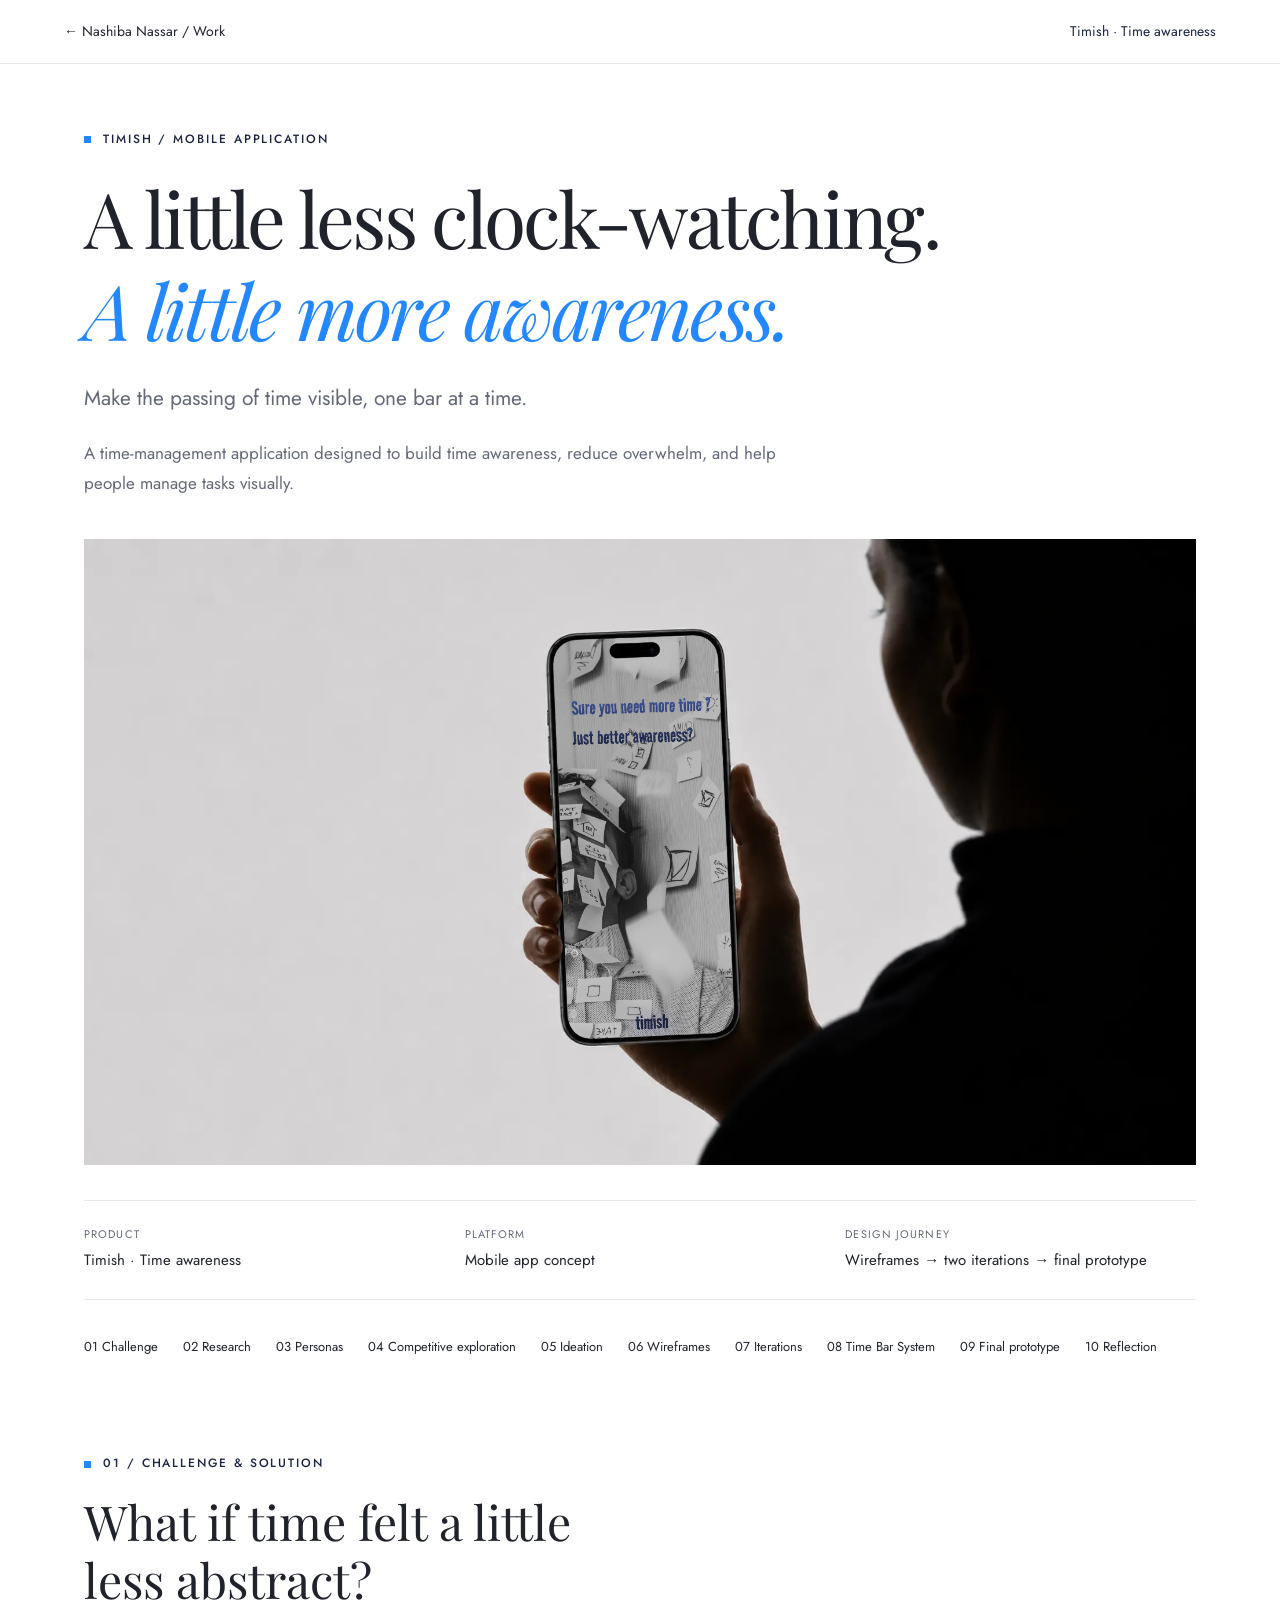
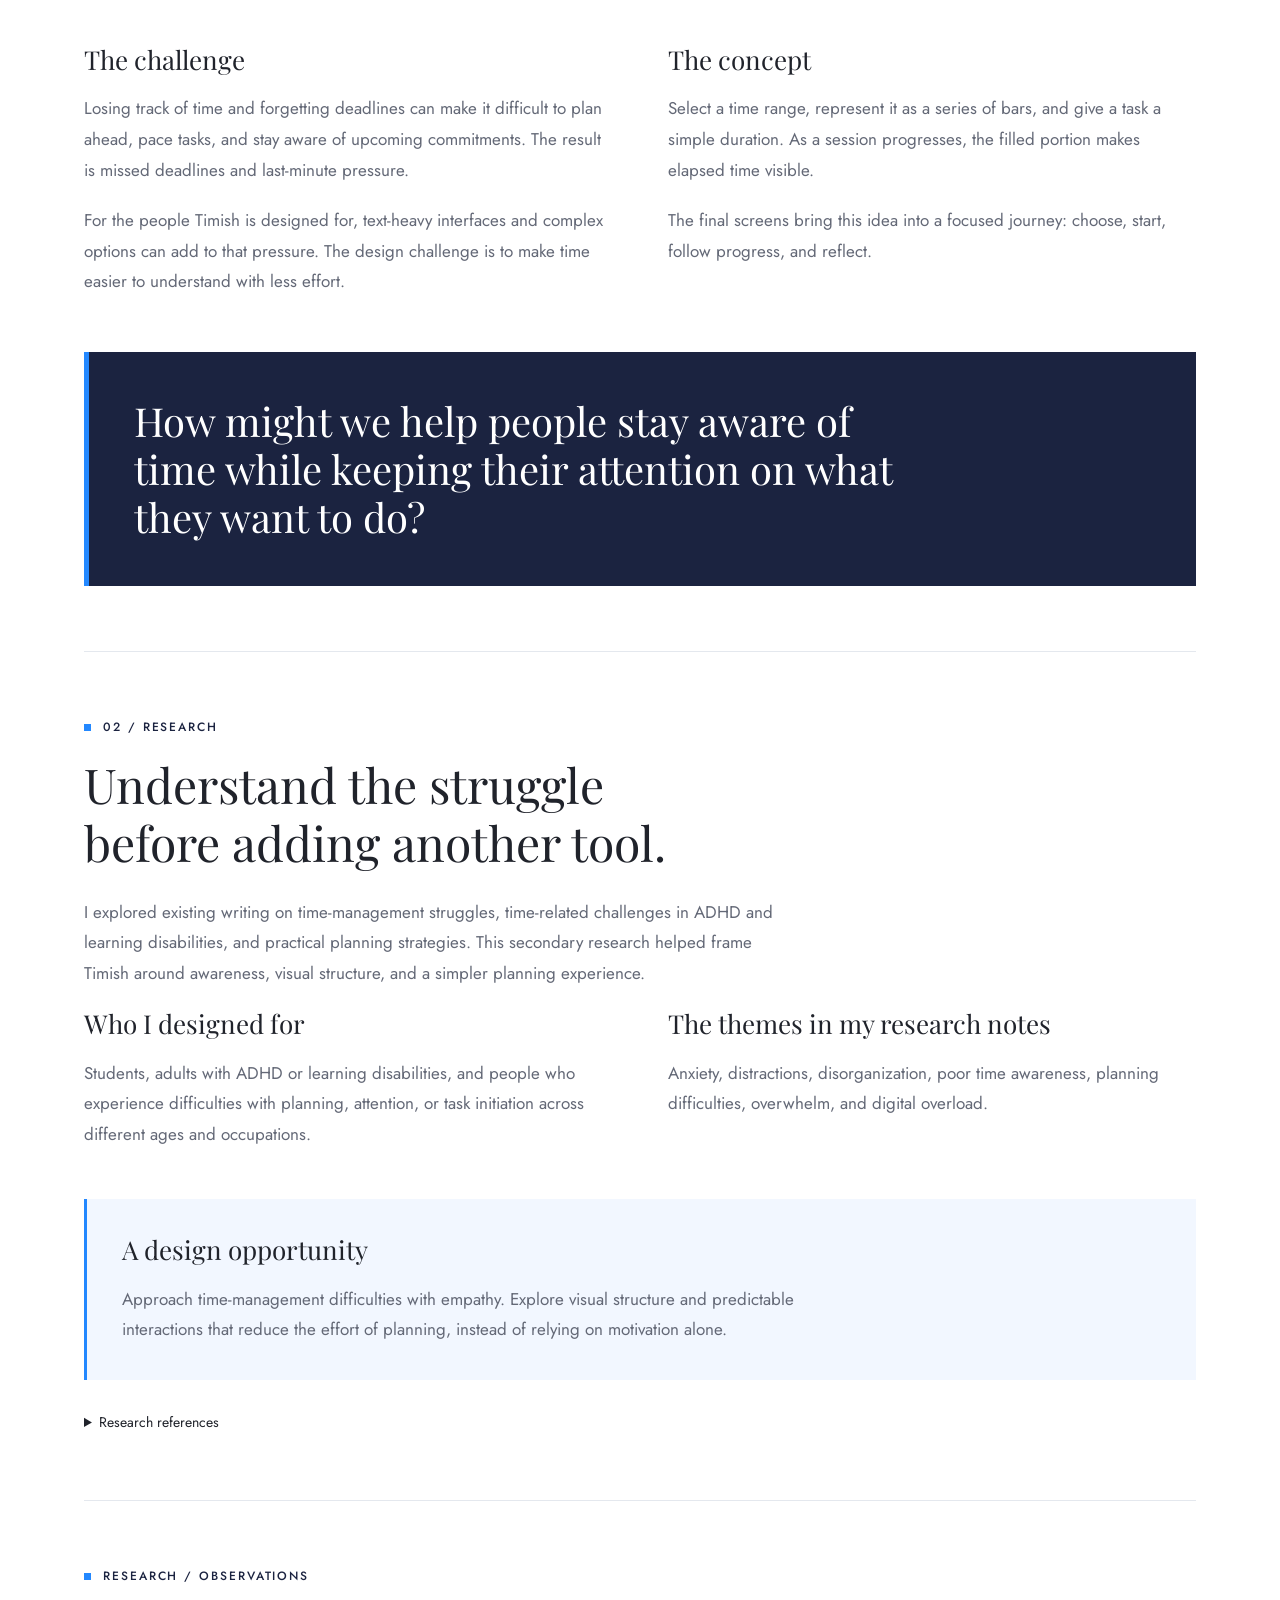
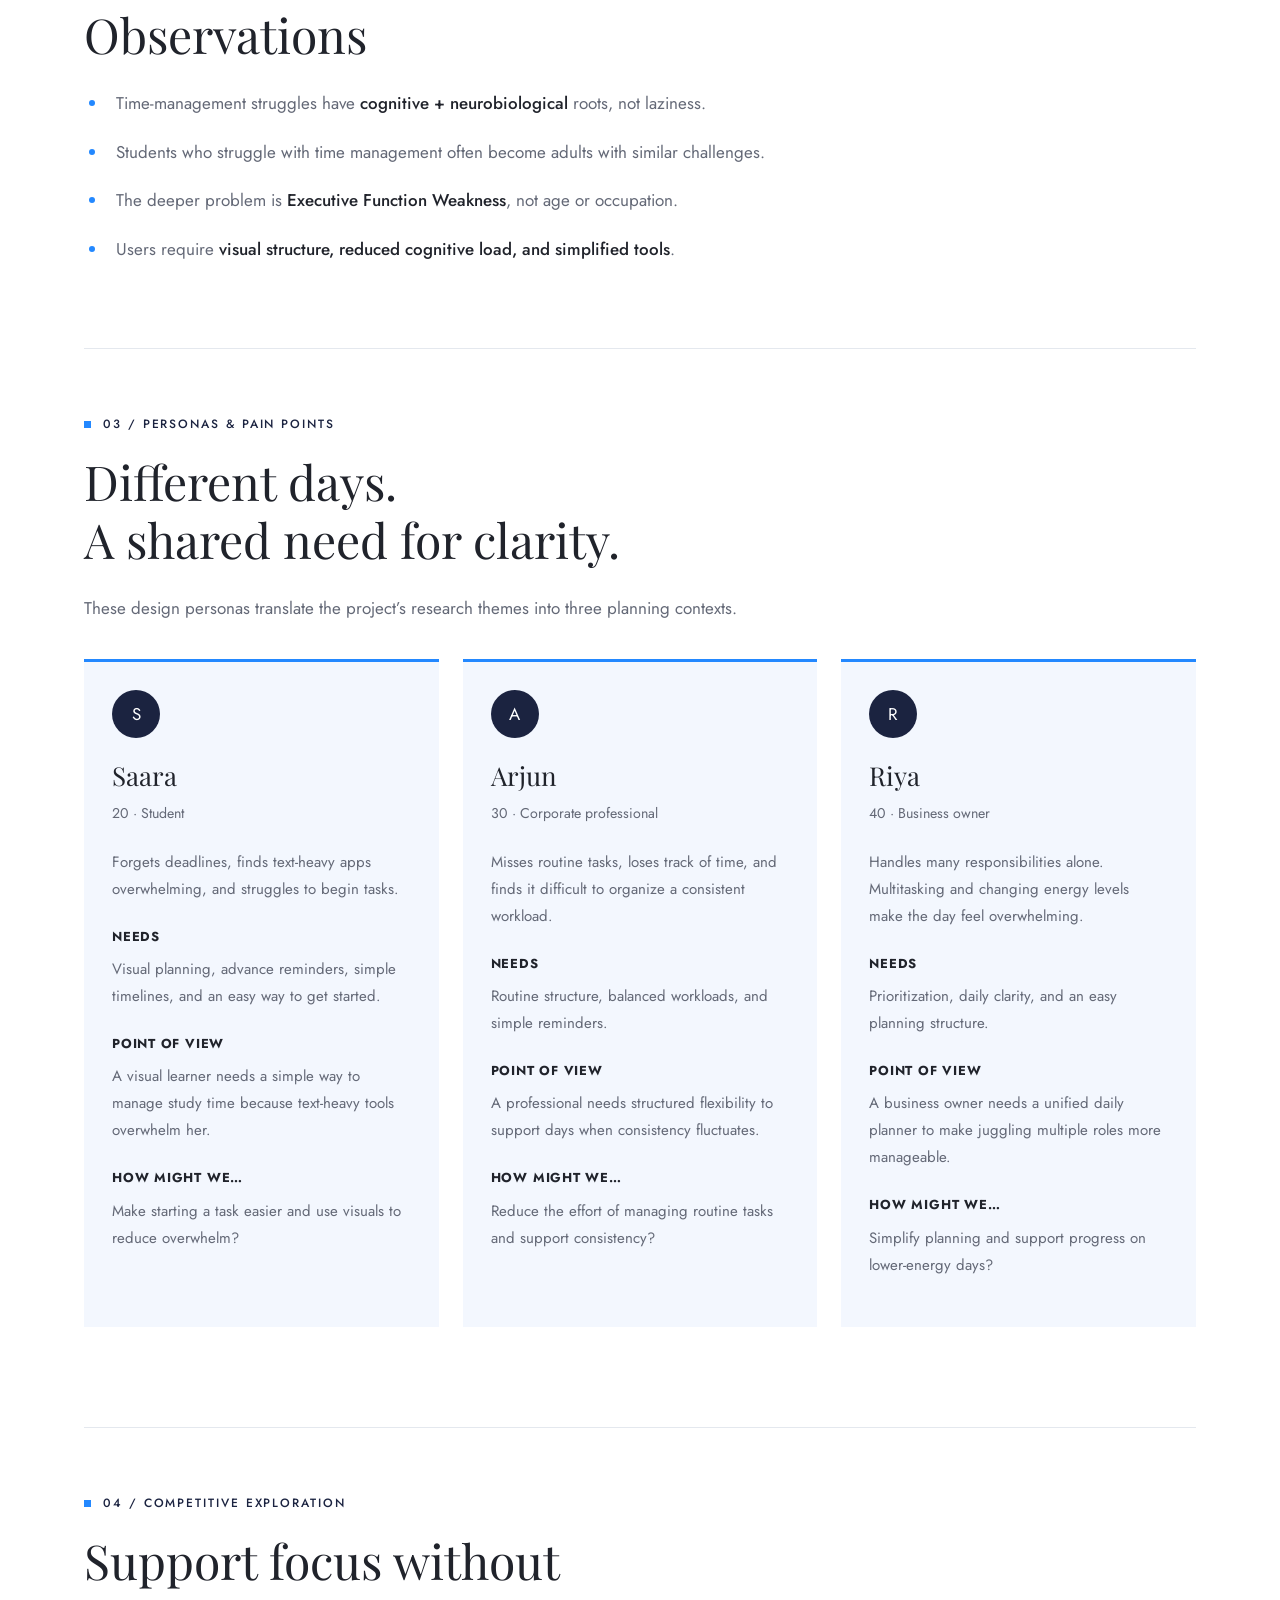
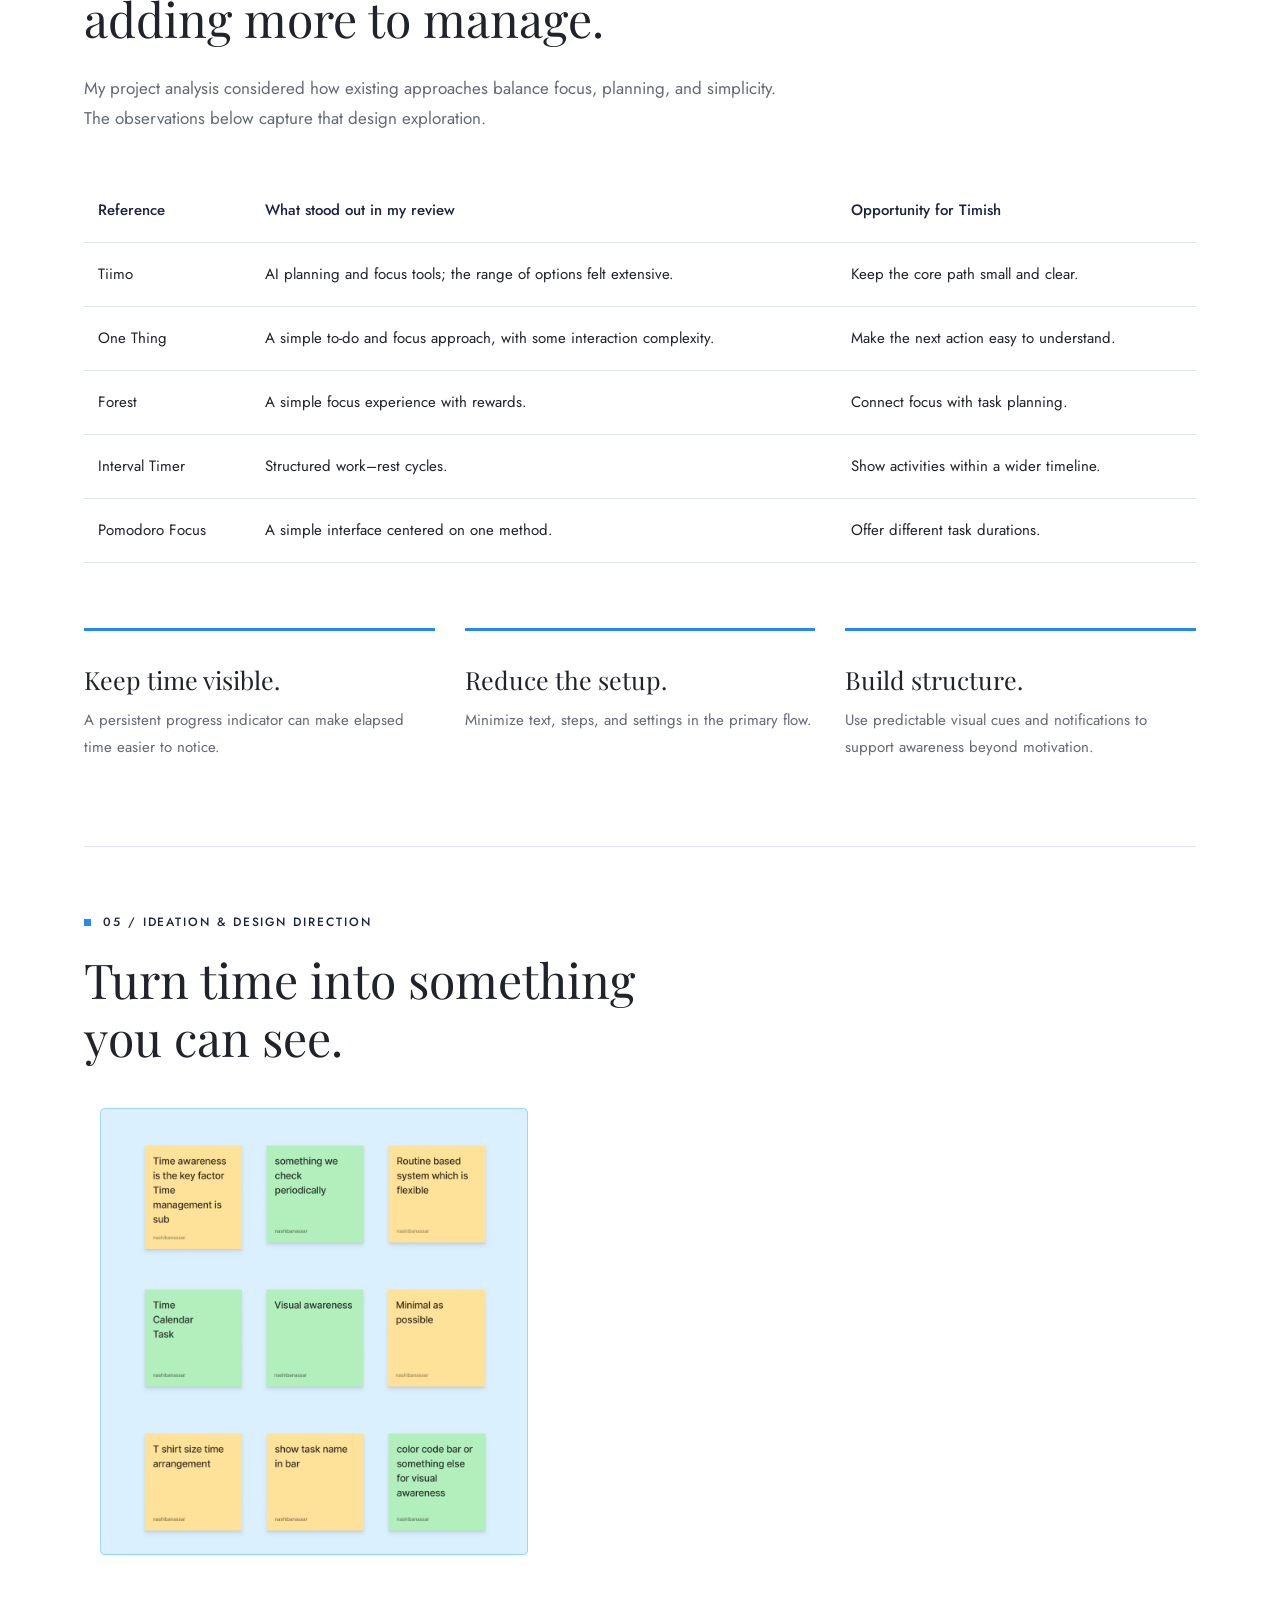
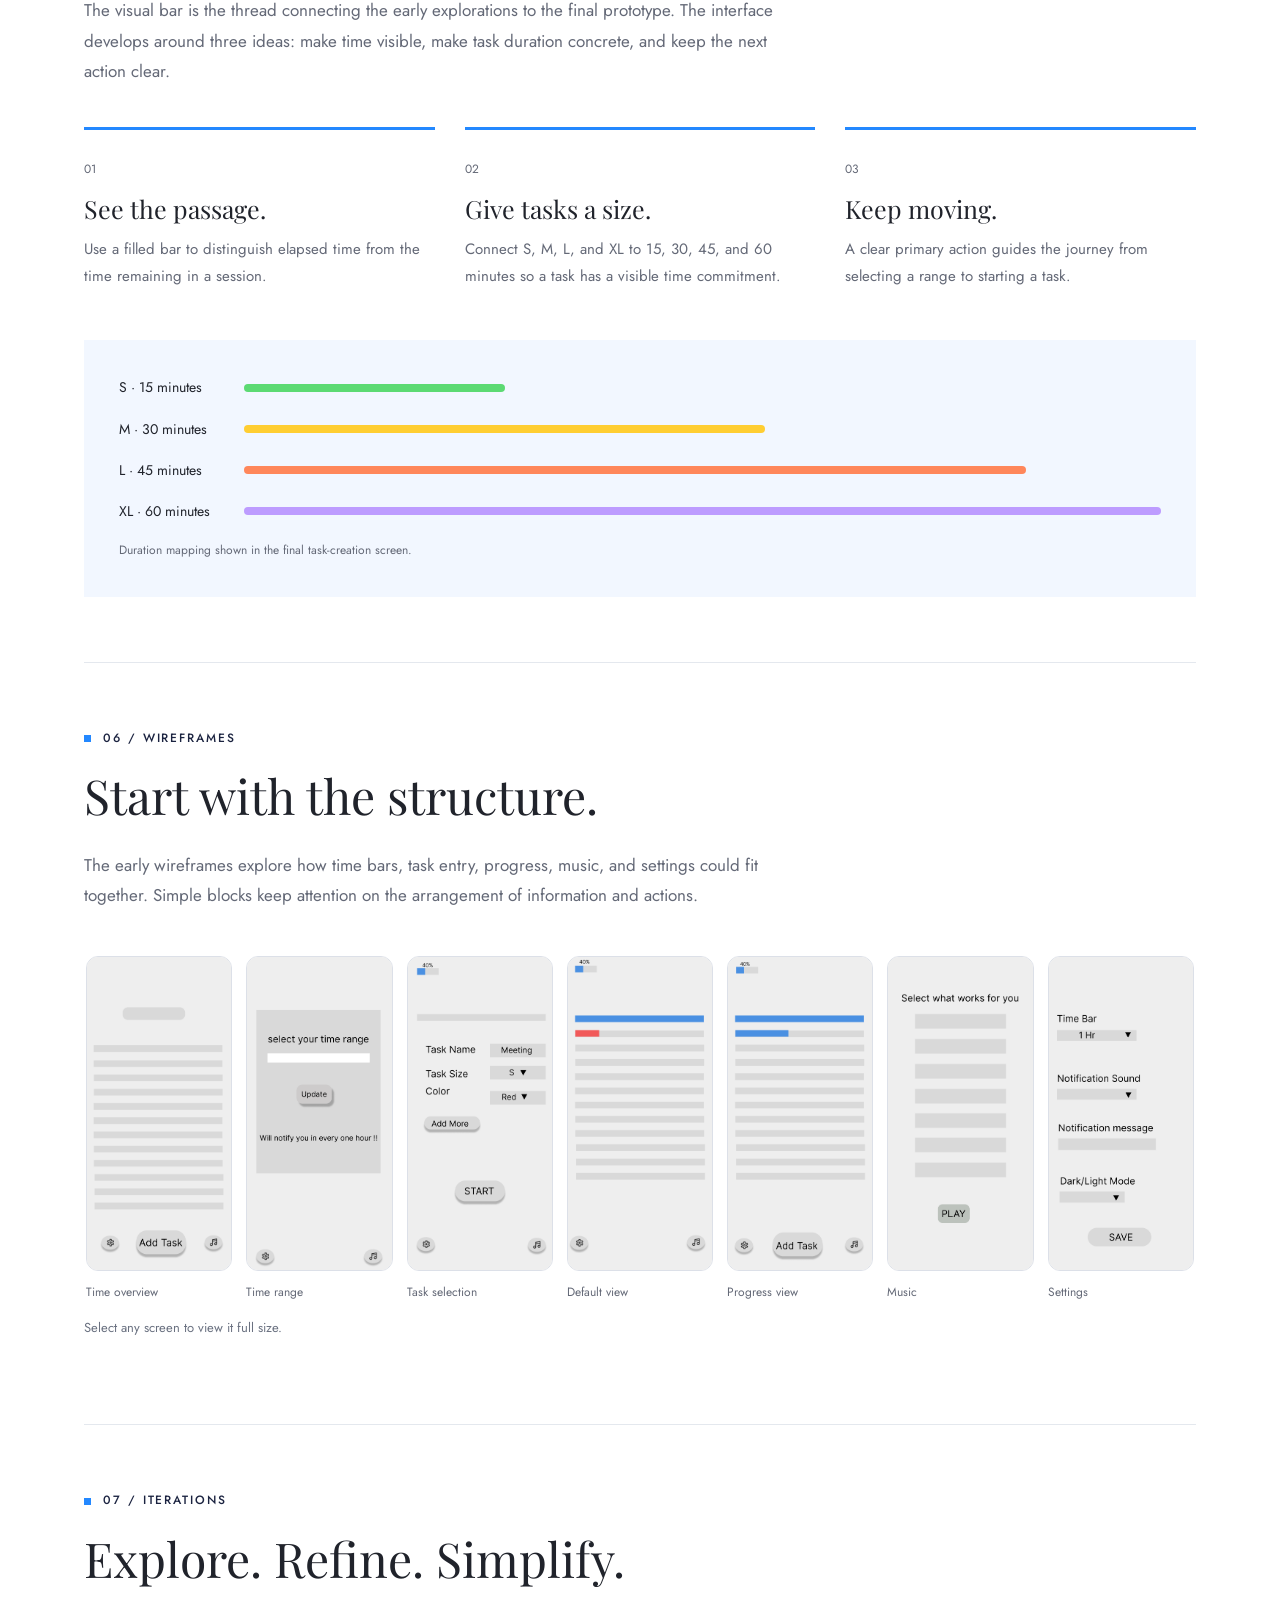
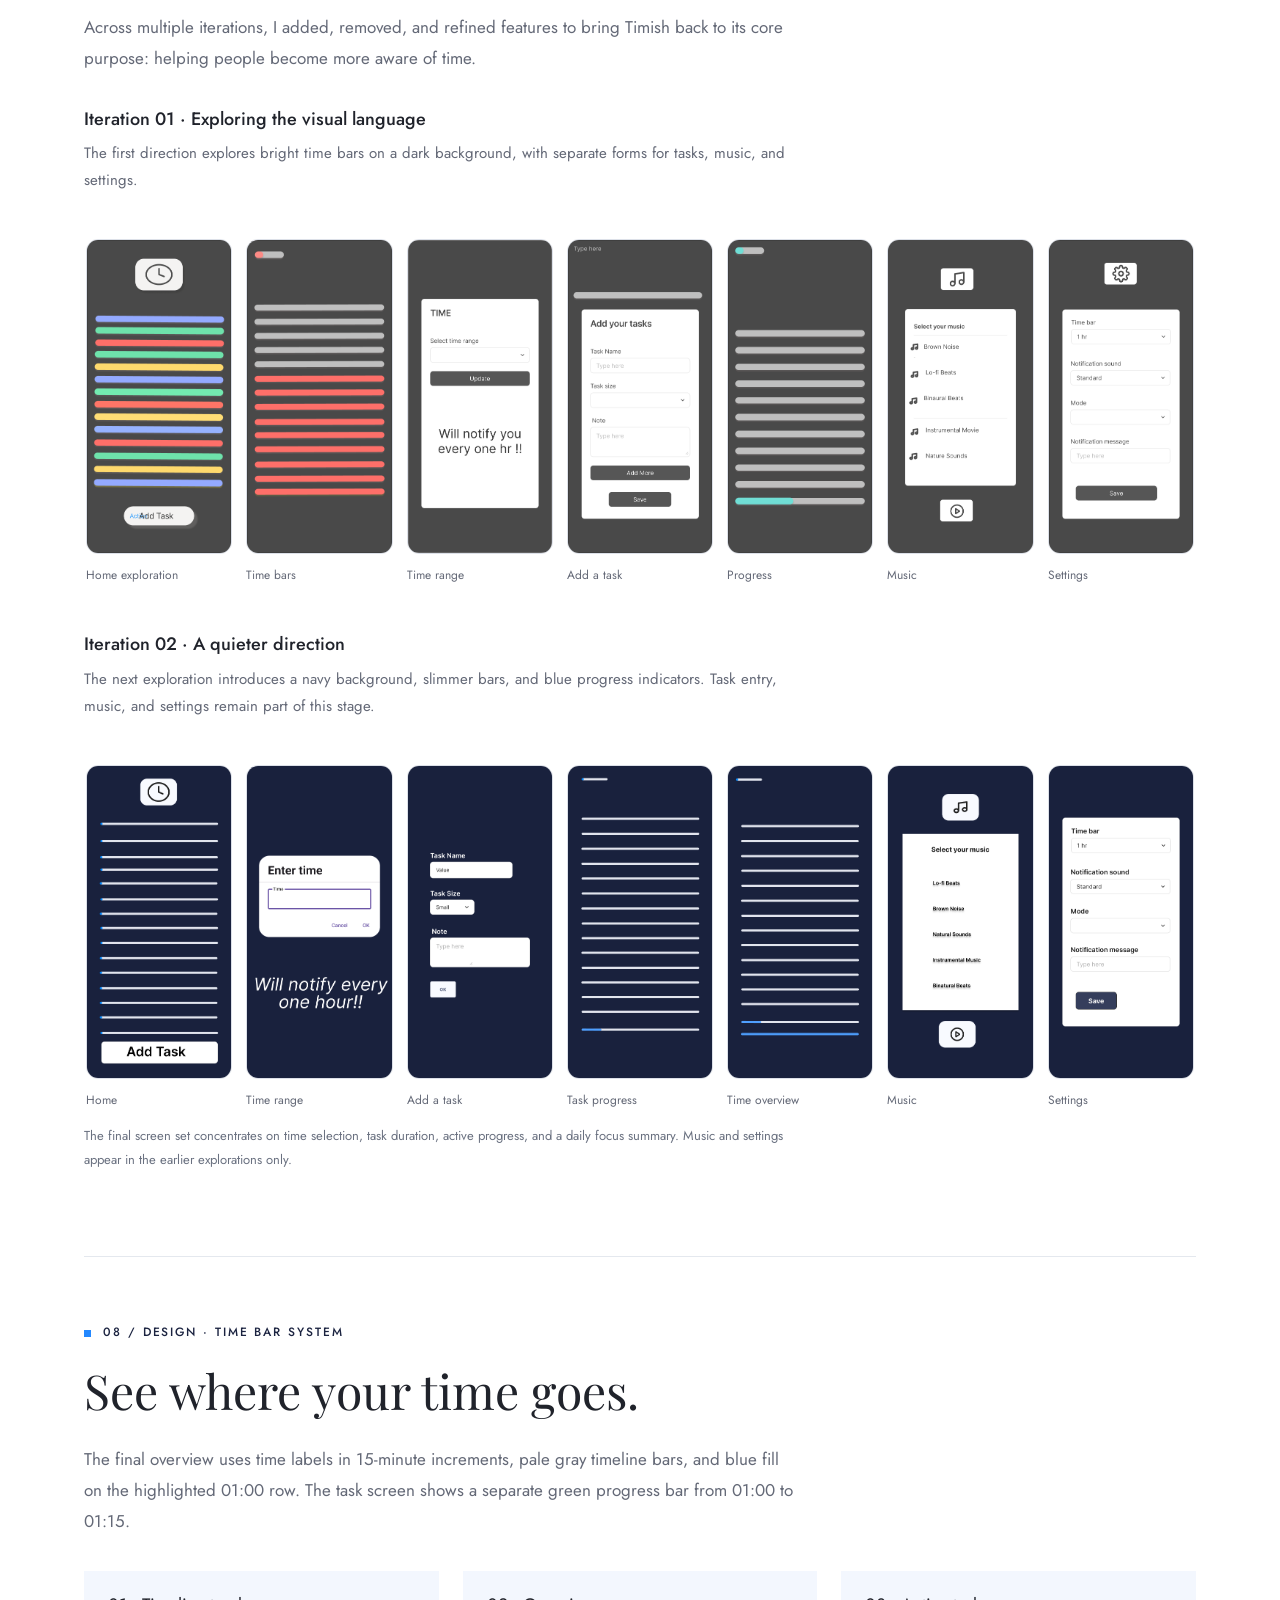
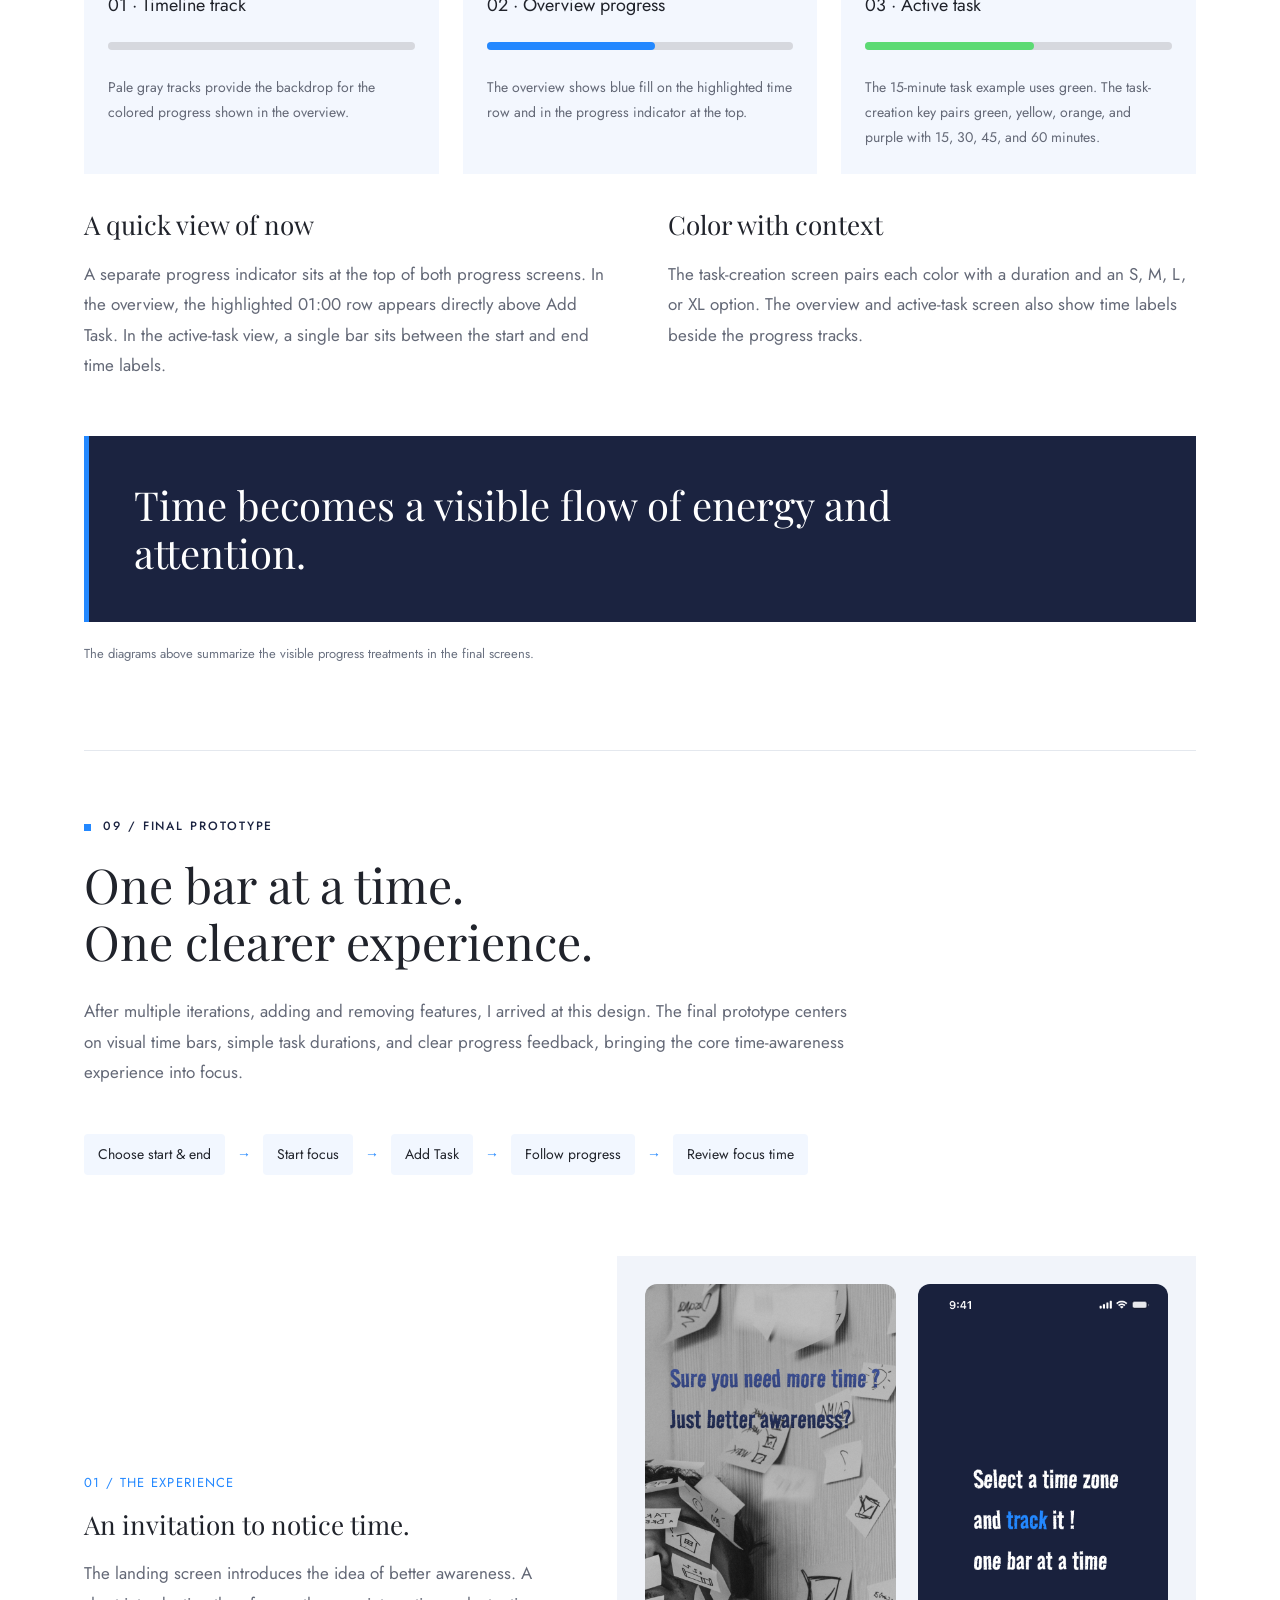
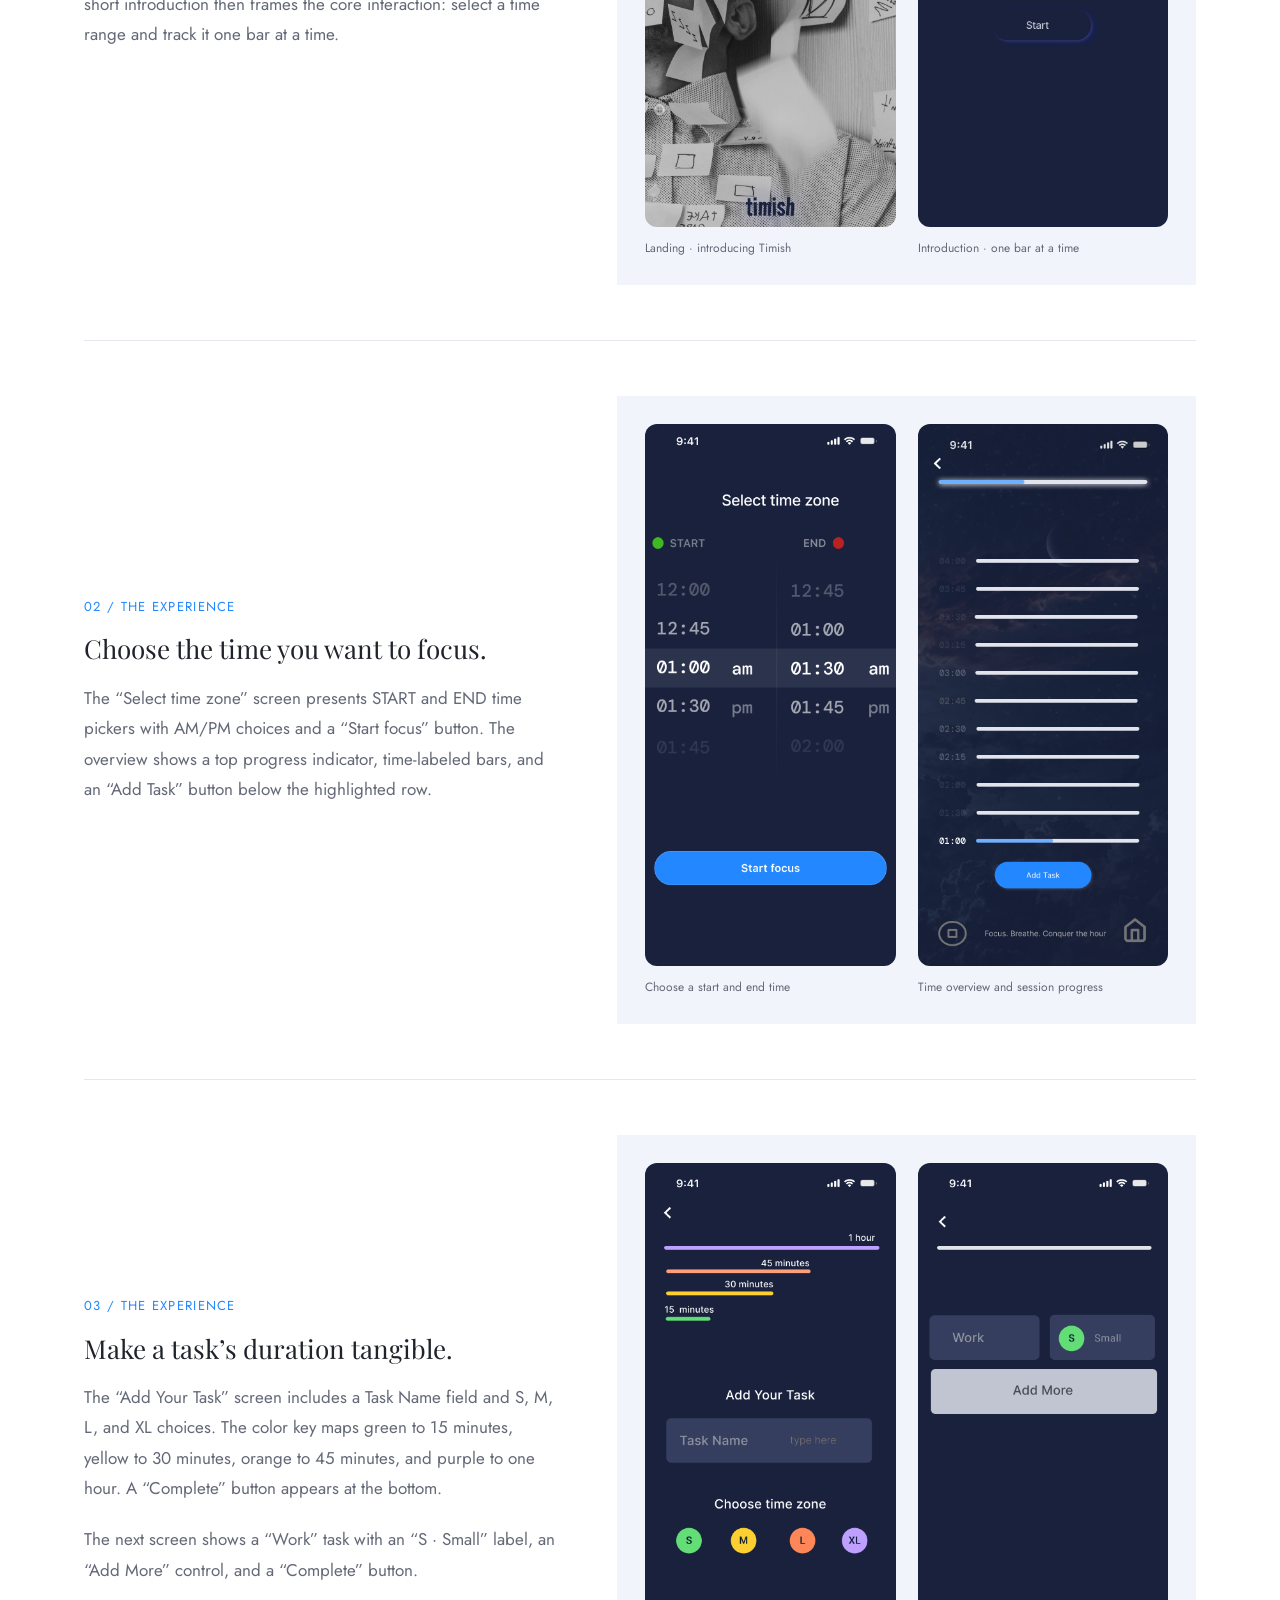
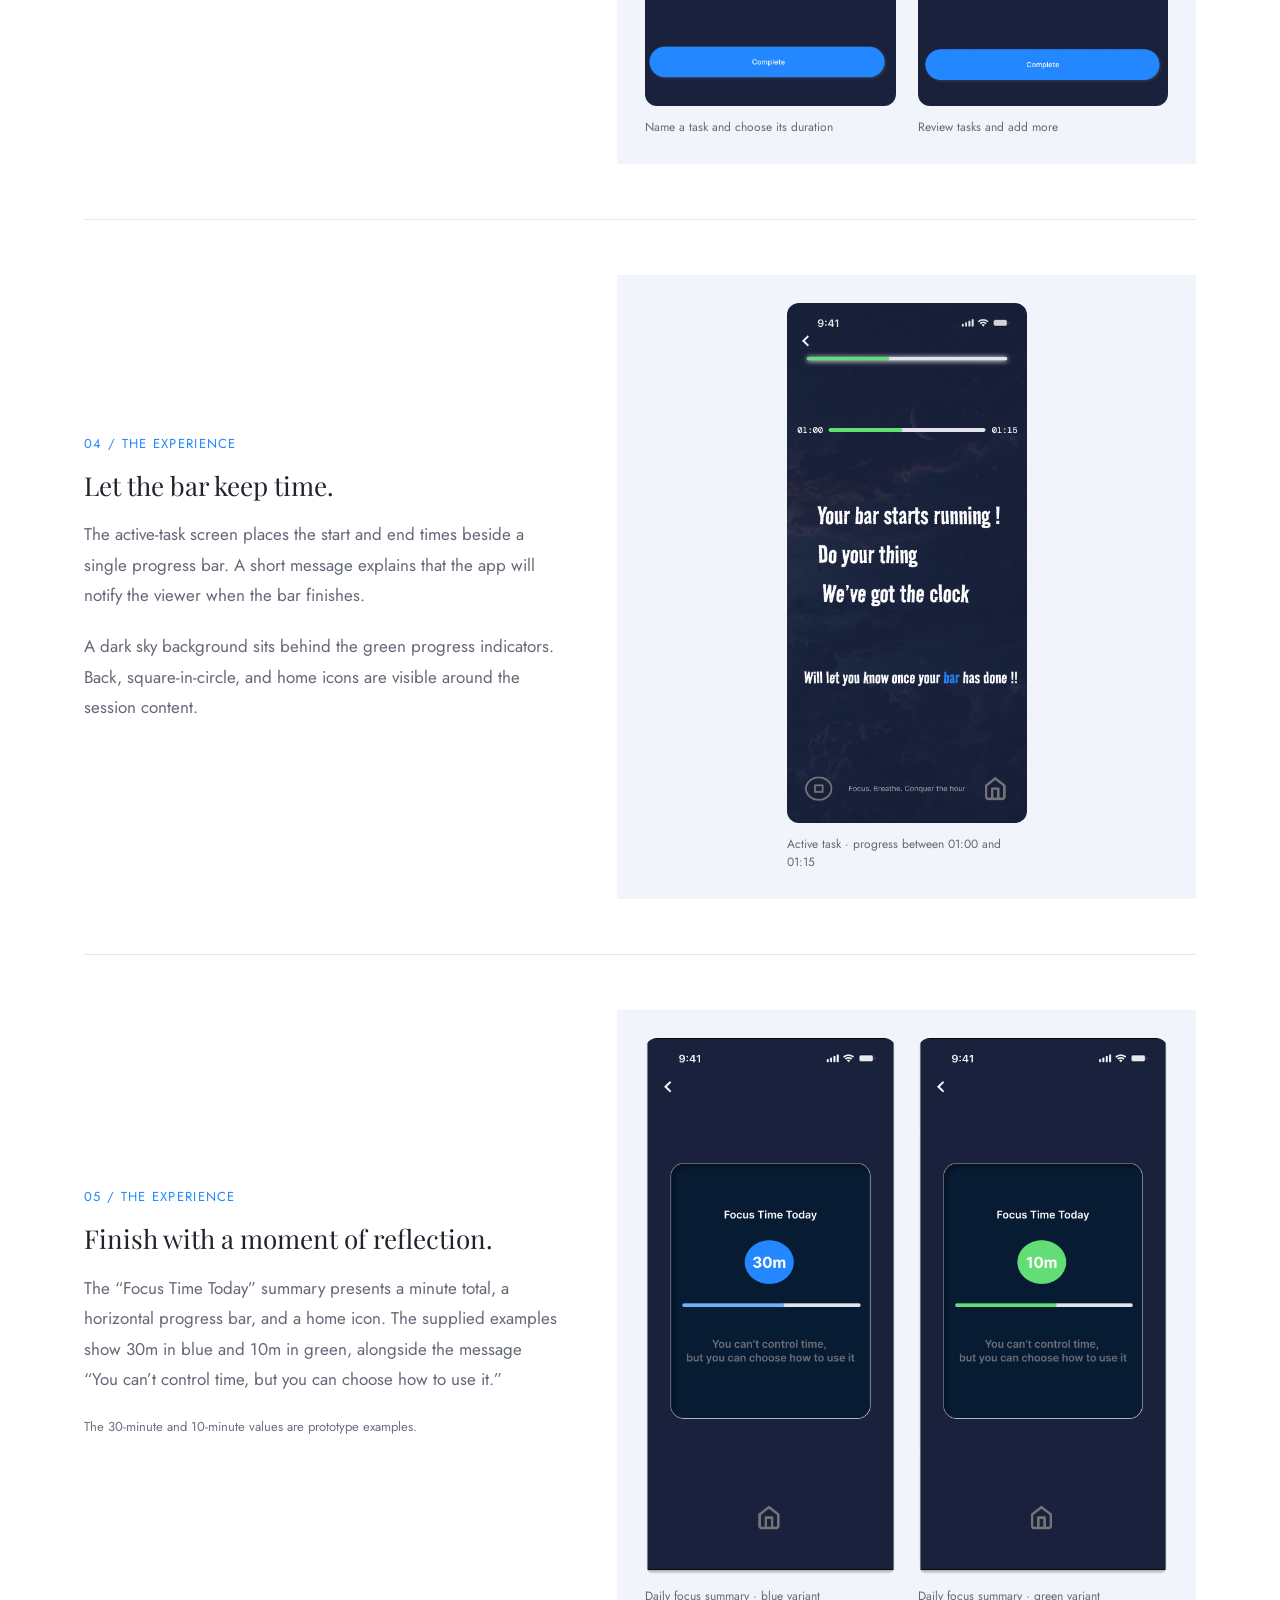
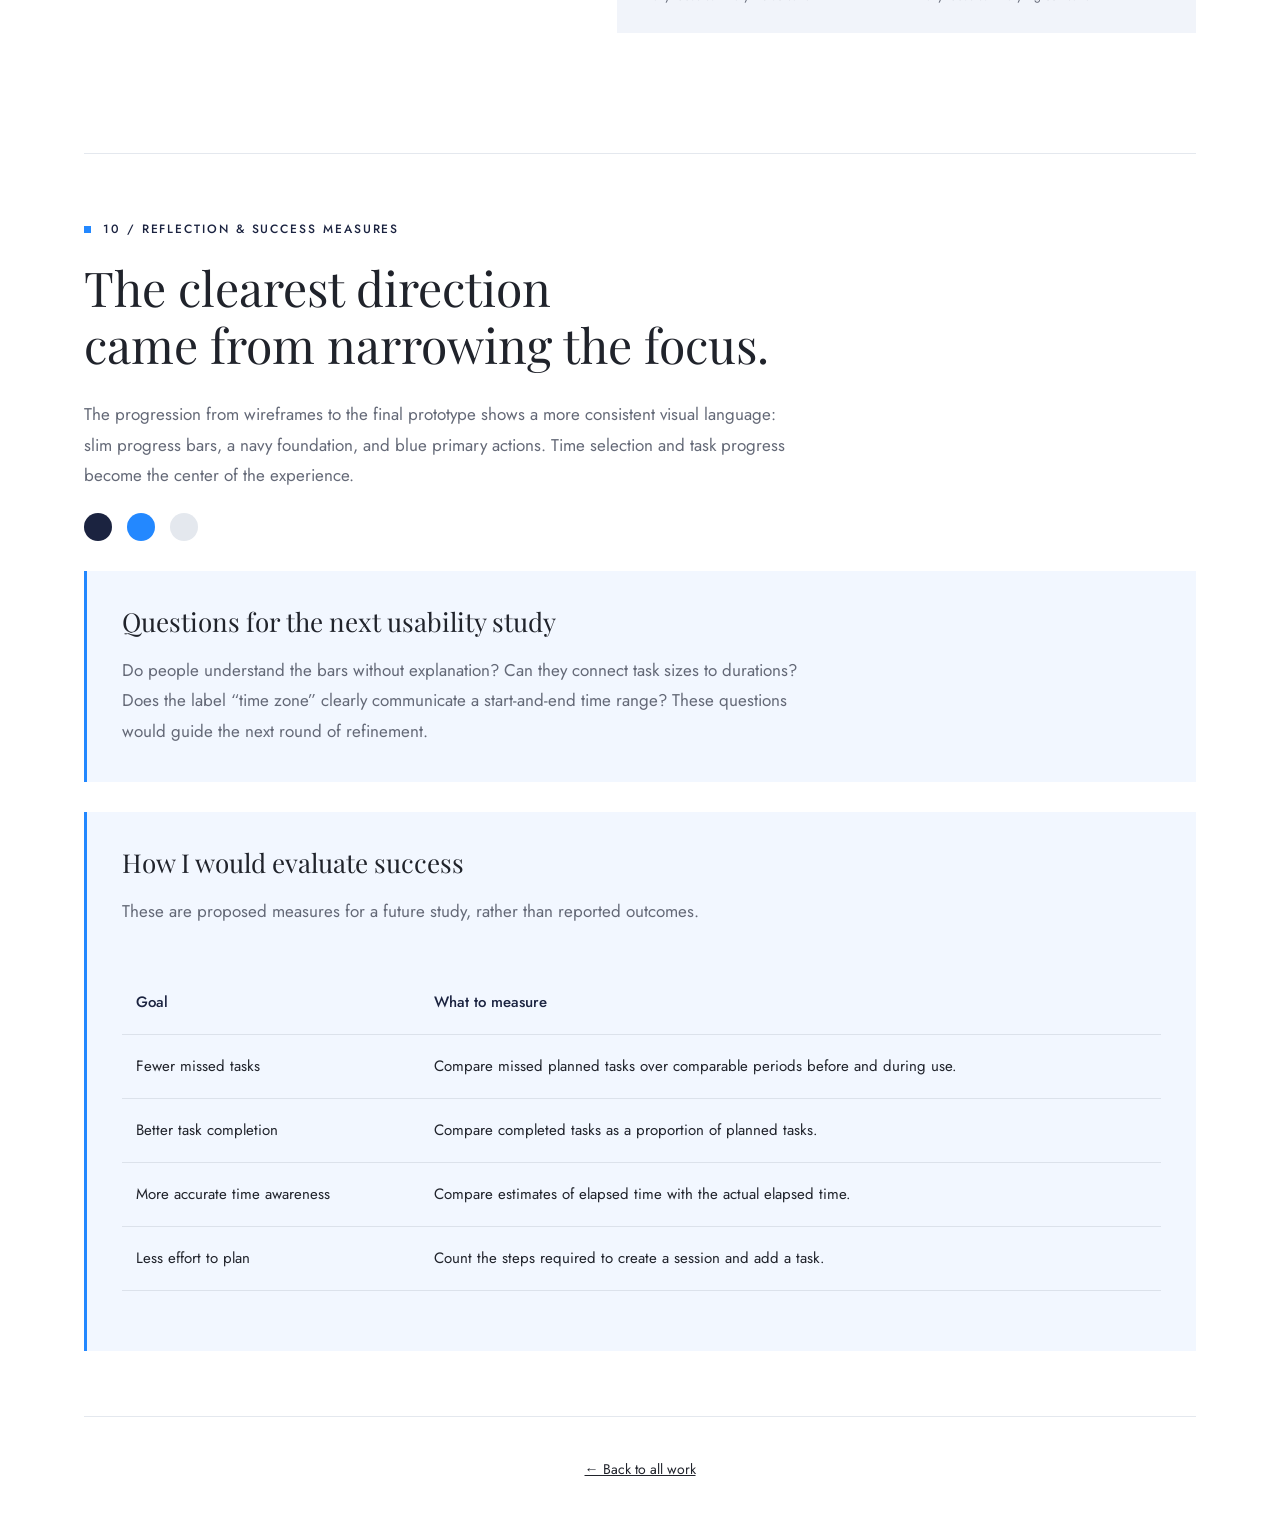
<file: timish.html>
<!doctype html><html lang="en"><head><meta charset="utf-8"><meta name="viewport" content="width=device-width,initial-scale=1"><title>Timish — Time Awareness · Nashiba Nassar</title><link rel="stylesheet" href="timish.css"></head><body><header><a href="index.html">← Nashiba Nassar / Work</a><span>Timish · Time awareness</span></header><main>
<div class="hero"><div class="eyebrow">Timish / Mobile application</div><h1>A little less clock-watching.<br><em>A little more awareness.</em></h1><p class="lead">Make the passing of time visible, one bar at a time.</p><p>A time-management application designed to build time awareness, reduce overwhelm, and help people manage tasks visually.</p><figure class="cover"><img src="assets/timish/final-cover.png" alt="Timish landing screen displayed on a phone held by a person"></figure></div>
<div class="meta"><div><small>Product</small><span>Timish · Time awareness</span></div><div><small>Platform</small><span>Mobile app concept</span></div><div><small>Design journey</small><span>Wireframes → two iterations → final prototype</span></div></div>
<nav class="chapters" aria-label="Case study chapters"><a href="#challenge">01 Challenge</a><a href="#research">02 Research</a><a href="#personas">03 Personas</a><a href="#competitors">04 Competitive exploration</a><a href="#direction">05 Ideation</a><a href="#wireframes">06 Wireframes</a><a href="#iterations">07 Iterations</a><a href="#bar-system">08 Time Bar System</a><a href="#solution">09 Final prototype</a><a href="#reflection">10 Reflection</a></nav>
<section id="challenge"><div class="eyebrow">01 / Challenge &amp; solution</div><h2>What if time felt a little<br>less abstract?</h2><div class="split problem-intro"><div><h3>The challenge</h3><p>Losing track of time and forgetting deadlines can make it difficult to plan ahead, pace tasks, and stay aware of upcoming commitments. The result is missed deadlines and last-minute pressure.</p><p>For the people Timish is designed for, text-heavy interfaces and complex options can add to that pressure. The design challenge is to make time easier to understand with less effort.</p></div><div><h3>The concept</h3><p>Select a time range, represent it as a series of bars, and give a task a simple duration. As a session progresses, the filled portion makes elapsed time visible.</p><p>The final screens bring this idea into a focused journey: choose, start, follow progress, and reflect.</p></div></div><div class="question"><h2>How might we help people stay aware of time while keeping their attention on what they want to do?</h2></div></section>
<section id="research"><div class="eyebrow">02 / Research</div><h2>Understand the struggle<br>before adding another tool.</h2><p>I explored existing writing on time-management struggles, time-related challenges in ADHD and learning disabilities, and practical planning strategies. This secondary research helped frame Timish around awareness, visual structure, and a simpler planning experience.</p><div class="split"><div><h3>Who I designed for</h3><p>Students, adults with ADHD or learning disabilities, and people who experience difficulties with planning, attention, or task initiation across different ages and occupations.</p></div><div><h3>The themes in my research notes</h3><p>Anxiety, distractions, disorganization, poor time awareness, planning difficulties, overwhelm, and digital overload.</p></div></div><div class="reflection"><h3>A design opportunity</h3><p>Approach time-management difficulties with empathy. Explore visual structure and predictable interactions that reduce the effort of planning, instead of relying on motivation alone.</p></div><details class="research-sources"><summary>Research references</summary><ul><li><a href="https://uxdesign.cc/we-want-to-study-people-who-are-struggling-with-time-management-and-understand-where-most-of-them-890d08afd1f2" target="_blank" rel="noopener">Maleeha Murad · Time-management UX case study</a></li><li><a href="https://pmc.ncbi.nlm.nih.gov/articles/PMC6406620/" target="_blank" rel="noopener">Research reference on time-related challenges · PubMed Central</a></li><li><a href="https://fieldreport.caes.uga.edu/publications/C1042/time-management-10-strategies-for-better-time-management/" target="_blank" rel="noopener">University of Georgia Extension · Time Management: 10 Strategies</a></li></ul></details></section>
<section id="observations"><div class="eyebrow">Research / Observations</div><h2>Observations</h2><ul class="research-observations"><li>Time-management struggles have <strong>cognitive + neurobiological</strong> roots, not laziness.</li><li>Students who struggle with time management often become adults with similar challenges.</li><li>The deeper problem is <strong>Executive Function Weakness</strong>, not age or occupation.</li><li>Users require <strong>visual structure, reduced cognitive load, and simplified tools</strong>.</li></ul></section><section id="personas"><div class="eyebrow">03 / Personas &amp; pain points</div><h2>Different days.<br>A shared need for clarity.</h2><p>These design personas translate the project’s research themes into three planning contexts.</p><div class="persona-grid"><article><div class="persona-initial" aria-hidden="true">S</div><h3>Saara</h3><small>20 · Student</small><p>Forgets deadlines, finds text-heavy apps overwhelming, and struggles to begin tasks.</p><h4>Needs</h4><p>Visual planning, advance reminders, simple timelines, and an easy way to get started.</p><h4>Point of view</h4><p>A visual learner needs a simple way to manage study time because text-heavy tools overwhelm her.</p><h4>How might we…</h4><p>Make starting a task easier and use visuals to reduce overwhelm?</p></article><article><div class="persona-initial" aria-hidden="true">A</div><h3>Arjun</h3><small>30 · Corporate professional</small><p>Misses routine tasks, loses track of time, and finds it difficult to organize a consistent workload.</p><h4>Needs</h4><p>Routine structure, balanced workloads, and simple reminders.</p><h4>Point of view</h4><p>A professional needs structured flexibility to support days when consistency fluctuates.</p><h4>How might we…</h4><p>Reduce the effort of managing routine tasks and support consistency?</p></article><article><div class="persona-initial" aria-hidden="true">R</div><h3>Riya</h3><small>40 · Business owner</small><p>Handles many responsibilities alone. Multitasking and changing energy levels make the day feel overwhelming.</p><h4>Needs</h4><p>Prioritization, daily clarity, and an easy planning structure.</p><h4>Point of view</h4><p>A business owner needs a unified daily planner to make juggling multiple roles more manageable.</p><h4>How might we…</h4><p>Simplify planning and support progress on lower-energy days?</p></article></div></section>
<section id="competitors"><div class="eyebrow">04 / Competitive exploration</div><h2>Support focus without<br>adding more to manage.</h2><p>My project analysis considered how existing approaches balance focus, planning, and simplicity. The observations below capture that design exploration.</p><div class="table-scroll"><table><thead><tr><th>Reference</th><th>What stood out in my review</th><th>Opportunity for Timish</th></tr></thead><tbody><tr><td>Tiimo</td><td>AI planning and focus tools; the range of options felt extensive.</td><td>Keep the core path small and clear.</td></tr><tr><td>One Thing</td><td>A simple to-do and focus approach, with some interaction complexity.</td><td>Make the next action easy to understand.</td></tr><tr><td>Forest</td><td>A simple focus experience with rewards.</td><td>Connect focus with task planning.</td></tr><tr><td>Interval Timer</td><td>Structured work–rest cycles.</td><td>Show activities within a wider timeline.</td></tr><tr><td>Pomodoro Focus</td><td>A simple interface centered on one method.</td><td>Offer different task durations.</td></tr></tbody></table></div><div class="principles"><article><h3>Keep time visible.</h3><p>A persistent progress indicator can make elapsed time easier to notice.</p></article><article><h3>Reduce the setup.</h3><p>Minimize text, steps, and settings in the primary flow.</p></article><article><h3>Build structure.</h3><p>Use predictable visual cues and notifications to support awareness beyond motivation.</p></article></div></section><section id="direction"><div class="eyebrow">05 / Ideation &amp; design direction</div><h2>Turn time into something<br>you can see.</h2><figure class="timish-ideation-board"><a href="assets/timish/ideation-board-v2.png" target="_blank" rel="noopener" aria-label="Open Timish ideation board full size"><img src="assets/timish/ideation-board-v2.png" alt="Timish ideation notes exploring time awareness, flexible routines, visual progress, minimal design, task sizes, and color-coded bars" loading="lazy"></a></figure><p>The visual bar is the thread connecting the early explorations to the final prototype. The interface develops around three ideas: make time visible, make task duration concrete, and keep the next action clear.</p><div class="principles"><article><strong>01</strong><h3>See the passage.</h3><p>Use a filled bar to distinguish elapsed time from the time remaining in a session.</p></article><article><strong>02</strong><h3>Give tasks a size.</h3><p>Connect S, M, L, and XL to 15, 30, 45, and 60 minutes so a task has a visible time commitment.</p></article><article><strong>03</strong><h3>Keep moving.</h3><p>A clear primary action guides the journey from selecting a range to starting a task.</p></article></div><div class="time-story" aria-label="Task duration key"><div><span>S · 15 minutes</span><i style="--width:25%;--bar:#5cda73"></i></div><div><span>M · 30 minutes</span><i style="--width:50%;--bar:#ffce32"></i></div><div><span>L · 45 minutes</span><i style="--width:75%;--bar:#ff875b"></i></div><div><span>XL · 60 minutes</span><i style="--width:100%;--bar:#bd9cff"></i></div><small>Duration mapping shown in the final task-creation screen.</small></div></section>
<section id="wireframes"><div class="eyebrow">06 / Wireframes</div><h2>Start with the structure.</h2><p>The early wireframes explore how time bars, task entry, progress, music, and settings could fit together. Simple blocks keep attention on the arrangement of information and actions.</p><div class="strip" tabindex="0" role="region" aria-label="Wireframes — scroll horizontally on smaller screens"><figure class="screen"><a href="assets/timish/wire-time.png" target="_blank" rel="noopener" aria-label="Open Time overview full size"><img src="assets/timish/wire-time.png" alt="Timish: Time overview" loading="lazy"></a><figcaption>Time overview</figcaption></figure><figure class="screen"><a href="assets/timish/wire-range.png" target="_blank" rel="noopener" aria-label="Open Time range full size"><img src="assets/timish/wire-range.png" alt="Timish: Time range" loading="lazy"></a><figcaption>Time range</figcaption></figure><figure class="screen"><a href="assets/timish/wire-task.png" target="_blank" rel="noopener" aria-label="Open Task selection full size"><img src="assets/timish/wire-task.png" alt="Timish: Task selection" loading="lazy"></a><figcaption>Task selection</figcaption></figure><figure class="screen"><a href="assets/timish/wire-default.png" target="_blank" rel="noopener" aria-label="Open Default view full size"><img src="assets/timish/wire-default.png" alt="Timish: Default view" loading="lazy"></a><figcaption>Default view</figcaption></figure><figure class="screen"><a href="assets/timish/wire-progress.png" target="_blank" rel="noopener" aria-label="Open Progress view full size"><img src="assets/timish/wire-progress.png" alt="Timish: Progress view" loading="lazy"></a><figcaption>Progress view</figcaption></figure><figure class="screen"><a href="assets/timish/wire-music.png" target="_blank" rel="noopener" aria-label="Open Music full size"><img src="assets/timish/wire-music.png" alt="Timish: Music" loading="lazy"></a><figcaption>Music</figcaption></figure><figure class="screen"><a href="assets/timish/wire-settings.png" target="_blank" rel="noopener" aria-label="Open Settings full size"><img src="assets/timish/wire-settings.png" alt="Timish: Settings" loading="lazy"></a><figcaption>Settings</figcaption></figure></div><p class="note">Select any screen to view it full size.</p></section>
<section id="iterations"><div class="eyebrow">07 / Iterations</div><h2>Explore. Refine. Simplify.</h2><p>Across multiple iterations, I added, removed, and refined features to bring Timish back to its core purpose: helping people become more aware of time.</p><div class="iteration"><h3>Iteration 01 · Exploring the visual language</h3><p>The first direction explores bright time bars on a dark background, with separate forms for tasks, music, and settings.</p><div class="strip" tabindex="0" role="region" aria-label="First iteration — scroll horizontally on smaller screens"><figure class="screen"><a href="assets/timish/i1-screen-1.png" target="_blank" rel="noopener" aria-label="Open Home exploration full size"><img src="assets/timish/i1-screen-1.png" alt="Timish: Home exploration" loading="lazy"></a><figcaption>Home exploration</figcaption></figure><figure class="screen"><a href="assets/timish/i1-screen-2.png" target="_blank" rel="noopener" aria-label="Open Time bars full size"><img src="assets/timish/i1-screen-2.png" alt="Timish: Time bars" loading="lazy"></a><figcaption>Time bars</figcaption></figure><figure class="screen"><a href="assets/timish/i1-screen-3.png" target="_blank" rel="noopener" aria-label="Open Time range full size"><img src="assets/timish/i1-screen-3.png" alt="Timish: Time range" loading="lazy"></a><figcaption>Time range</figcaption></figure><figure class="screen"><a href="assets/timish/i1-screen-4.png" target="_blank" rel="noopener" aria-label="Open Add a task full size"><img src="assets/timish/i1-screen-4.png" alt="Timish: Add a task" loading="lazy"></a><figcaption>Add a task</figcaption></figure><figure class="screen"><a href="assets/timish/i1-screen-5.png" target="_blank" rel="noopener" aria-label="Open Progress full size"><img src="assets/timish/i1-screen-5.png" alt="Timish: Progress" loading="lazy"></a><figcaption>Progress</figcaption></figure><figure class="screen"><a href="assets/timish/i1-screen-6.png" target="_blank" rel="noopener" aria-label="Open Music full size"><img src="assets/timish/i1-screen-6.png" alt="Timish: Music" loading="lazy"></a><figcaption>Music</figcaption></figure><figure class="screen"><a href="assets/timish/i1-screen-7.png" target="_blank" rel="noopener" aria-label="Open Settings full size"><img src="assets/timish/i1-screen-7.png" alt="Timish: Settings" loading="lazy"></a><figcaption>Settings</figcaption></figure></div></div><div class="iteration"><h3>Iteration 02 · A quieter direction</h3><p>The next exploration introduces a navy background, slimmer bars, and blue progress indicators. Task entry, music, and settings remain part of this stage.</p><div class="strip" tabindex="0" role="region" aria-label="Second iteration — scroll horizontally on smaller screens"><figure class="screen"><a href="assets/timish/i2-home.png" target="_blank" rel="noopener" aria-label="Open Home full size"><img src="assets/timish/i2-home.png" alt="Timish: Home" loading="lazy"></a><figcaption>Home</figcaption></figure><figure class="screen"><a href="assets/timish/i2-range.png" target="_blank" rel="noopener" aria-label="Open Time range full size"><img src="assets/timish/i2-range.png" alt="Timish: Time range" loading="lazy"></a><figcaption>Time range</figcaption></figure><figure class="screen"><a href="assets/timish/i2-task.png" target="_blank" rel="noopener" aria-label="Open Add a task full size"><img src="assets/timish/i2-task.png" alt="Timish: Add a task" loading="lazy"></a><figcaption>Add a task</figcaption></figure><figure class="screen"><a href="assets/timish/i2-progress.png" target="_blank" rel="noopener" aria-label="Open Task progress full size"><img src="assets/timish/i2-progress.png" alt="Timish: Task progress" loading="lazy"></a><figcaption>Task progress</figcaption></figure><figure class="screen"><a href="assets/timish/i2-time.png" target="_blank" rel="noopener" aria-label="Open Time overview full size"><img src="assets/timish/i2-time.png" alt="Timish: Time overview" loading="lazy"></a><figcaption>Time overview</figcaption></figure><figure class="screen"><a href="assets/timish/i2-music.png" target="_blank" rel="noopener" aria-label="Open Music full size"><img src="assets/timish/i2-music.png" alt="Timish: Music" loading="lazy"></a><figcaption>Music</figcaption></figure><figure class="screen"><a href="assets/timish/i2-settings.png" target="_blank" rel="noopener" aria-label="Open Settings full size"><img src="assets/timish/i2-settings.png" alt="Timish: Settings" loading="lazy"></a><figcaption>Settings</figcaption></figure></div></div><p class="note">The final screen set concentrates on time selection, task duration, active progress, and a daily focus summary. Music and settings appear in the earlier explorations only.</p></section>
<section id="bar-system"><div class="eyebrow">08 / Design · Time Bar System</div><h2>See where your time goes.</h2><p>The final overview uses time labels in 15-minute increments, pale gray timeline bars, and blue fill on the highlighted 01:00 row. The task screen shows a separate green progress bar from 01:00 to 01:15.</p><div class="bar-explainer"><article><h3>01 · Timeline track</h3><div class="example-track"><span style="width:0"></span></div><p>Pale gray tracks provide the backdrop for the colored progress shown in the overview.</p></article><article><h3>02 · Overview progress</h3><div class="example-track"><span style="width:55%;background:#2388ff"></span></div><p>The overview shows blue fill on the highlighted time row and in the progress indicator at the top.</p></article><article><h3>03 · Active task</h3><div class="example-track"><span style="width:55%;background:#5cda73"></span></div><p>The 15-minute task example uses green. The task-creation key pairs green, yellow, orange, and purple with 15, 30, 45, and 60 minutes.</p></article></div><div class="split"><div><h3>A quick view of now</h3><p>A separate progress indicator sits at the top of both progress screens. In the overview, the highlighted 01:00 row appears directly above Add Task. In the active-task view, a single bar sits between the start and end time labels.</p></div><div><h3>Color with context</h3><p>The task-creation screen pairs each color with a duration and an S, M, L, or XL option. The overview and active-task screen also show time labels beside the progress tracks.</p></div></div><div class="question"><h2>Time becomes a visible flow of energy and attention.</h2></div><p class="note" style="margin-top:20px">The diagrams above summarize the visible progress treatments in the final screens.</p></section><section id="solution"><div class="eyebrow">09 / Final prototype</div><h2>One bar at a time.<br>One clearer experience.</h2><p class="solution-intro">After multiple iterations, adding and removing features, I arrived at this design. The final prototype centers on visual time bars, simple task durations, and clear progress feedback, bringing the core time-awareness experience into focus.</p><div class="journey" aria-label="Final user flow"><span>Choose start &amp; end</span><b>→</b><span>Start focus</span><b>→</b><span>Add Task</span><b>→</b><span>Follow progress</span><b>→</b><span>Review focus time</span></div>
<article class="feature"><div><span class="feature-num">01 / THE EXPERIENCE</span><h3>An invitation to notice time.</h3><p>The landing screen introduces the idea of better awareness. A short introduction then frames the core interaction: select a time range and track it one bar at a time.</p></div><div class="screens"><figure class="screen"><a href="assets/timish/final-landing.png" target="_blank" rel="noopener" aria-label="Open Landing · introducing Timish full size"><img src="assets/timish/final-landing.png" alt="Timish: Landing · introducing Timish" loading="lazy"></a><figcaption>Landing · introducing Timish</figcaption></figure><figure class="screen"><a href="assets/timish/final-intro.png" target="_blank" rel="noopener" aria-label="Open Introduction · one bar at a time full size"><img src="assets/timish/final-intro.png" alt="Timish: Introduction · one bar at a time" loading="lazy"></a><figcaption>Introduction · one bar at a time</figcaption></figure></div></article>
<article class="feature"><div><span class="feature-num">02 / THE EXPERIENCE</span><h3>Choose the time you want to focus.</h3><p>The “Select time zone” screen presents START and END time pickers with AM/PM choices and a “Start focus” button. The overview shows a top progress indicator, time-labeled bars, and an “Add Task” button below the highlighted row.</p></div><div class="screens"><figure class="screen"><a href="assets/timish/final-range.png" target="_blank" rel="noopener" aria-label="Open Choose a start and end time full size"><img src="assets/timish/final-range.png" alt="Timish: Choose a start and end time" loading="lazy"></a><figcaption>Choose a start and end time</figcaption></figure><figure class="screen"><a href="assets/timish/final-overview.png" target="_blank" rel="noopener" aria-label="Open Time overview and session progress full size"><img src="assets/timish/final-overview.png" alt="Timish: Time overview and session progress" loading="lazy"></a><figcaption>Time overview and session progress</figcaption></figure></div></article>
<article class="feature"><div><span class="feature-num">03 / THE EXPERIENCE</span><h3>Make a task’s duration tangible.</h3><p>The “Add Your Task” screen includes a Task Name field and S, M, L, and XL choices. The color key maps green to 15 minutes, yellow to 30 minutes, orange to 45 minutes, and purple to one hour. A “Complete” button appears at the bottom.</p><p>The next screen shows a “Work” task with an “S · Small” label, an “Add More” control, and a “Complete” button.</p></div><div class="screens"><figure class="screen"><a href="assets/timish/final-add-task.png" target="_blank" rel="noopener" aria-label="Open Name a task and choose its duration full size"><img src="assets/timish/final-add-task.png" alt="Timish: Name a task and choose its duration" loading="lazy"></a><figcaption>Name a task and choose its duration</figcaption></figure><figure class="screen"><a href="assets/timish/final-tasks.png" target="_blank" rel="noopener" aria-label="Open Review tasks and add more full size"><img src="assets/timish/final-tasks.png" alt="Timish: Review tasks and add more" loading="lazy"></a><figcaption>Review tasks and add more</figcaption></figure></div></article>
<article class="feature"><div><span class="feature-num">04 / THE EXPERIENCE</span><h3>Let the bar keep time.</h3><p>The active-task screen places the start and end times beside a single progress bar. A short message explains that the app will notify the viewer when the bar finishes.</p><p>A dark sky background sits behind the green progress indicators. Back, square-in-circle, and home icons are visible around the session content.</p></div><div class="screens single"><figure class="screen"><a href="assets/timish/final-active.png" target="_blank" rel="noopener" aria-label="Open Active task · progress between 01:00 and 01:15 full size"><img src="assets/timish/final-active.png" alt="Timish: Active task · progress between 01:00 and 01:15" loading="lazy"></a><figcaption>Active task · progress between 01:00 and 01:15</figcaption></figure></div></article>
<article class="feature"><div><span class="feature-num">05 / THE EXPERIENCE</span><h3>Finish with a moment of reflection.</h3><p>The “Focus Time Today” summary presents a minute total, a horizontal progress bar, and a home icon. The supplied examples show 30m in blue and 10m in green, alongside the message “You can’t control time, but you can choose how to use it.”</p><p class="note">The 30-minute and 10-minute values are prototype examples.</p></div><div class="screens"><figure class="screen"><a href="assets/timish/final-summary-blue.png" target="_blank" rel="noopener" aria-label="Open Daily focus summary · blue variant full size"><img src="assets/timish/final-summary-blue.png" alt="Timish: Daily focus summary · blue variant" loading="lazy"></a><figcaption>Daily focus summary · blue variant</figcaption></figure><figure class="screen"><a href="assets/timish/final-summary-green.png" target="_blank" rel="noopener" aria-label="Open Daily focus summary · green variant full size"><img src="assets/timish/final-summary-green.png" alt="Timish: Daily focus summary · green variant" loading="lazy"></a><figcaption>Daily focus summary · green variant</figcaption></figure></div></article>
</section><section id="reflection"><div class="eyebrow">10 / Reflection &amp; success measures</div><h2>The clearest direction<br>came from narrowing the focus.</h2><p>The progression from wireframes to the final prototype shows a more consistent visual language: slim progress bars, a navy foundation, and blue primary actions. Time selection and task progress become the center of the experience.</p><div class="swatches" aria-label="Navy, blue, and pale gray interface colors"><span style="background:#1b2340"></span><span style="background:#2388ff"></span><span style="background:#e4e8ee"></span></div><div class="reflection"><h3>Questions for the next usability study</h3><p>Do people understand the bars without explanation? Can they connect task sizes to durations? Does the label “time zone” clearly communicate a start-and-end time range? These questions would guide the next round of refinement.</p></div><div class="reflection"><h3>How I would evaluate success</h3><p>These are proposed measures for a future study, rather than reported outcomes.</p><div class="table-scroll"><table><thead><tr><th>Goal</th><th>What to measure</th></tr></thead><tbody><tr><td>Fewer missed tasks</td><td>Compare missed planned tasks over comparable periods before and during use.</td></tr><tr><td>Better task completion</td><td>Compare completed tasks as a proportion of planned tasks.</td></tr><tr><td>More accurate time awareness</td><td>Compare estimates of elapsed time with the actual elapsed time.</td></tr><tr><td>Less effort to plan</td><td>Count the steps required to create a session and add a task.</td></tr></tbody></table></div></div></section></main><footer><a href="index.html">← Back to all work</a></footer></body></html>
</file>
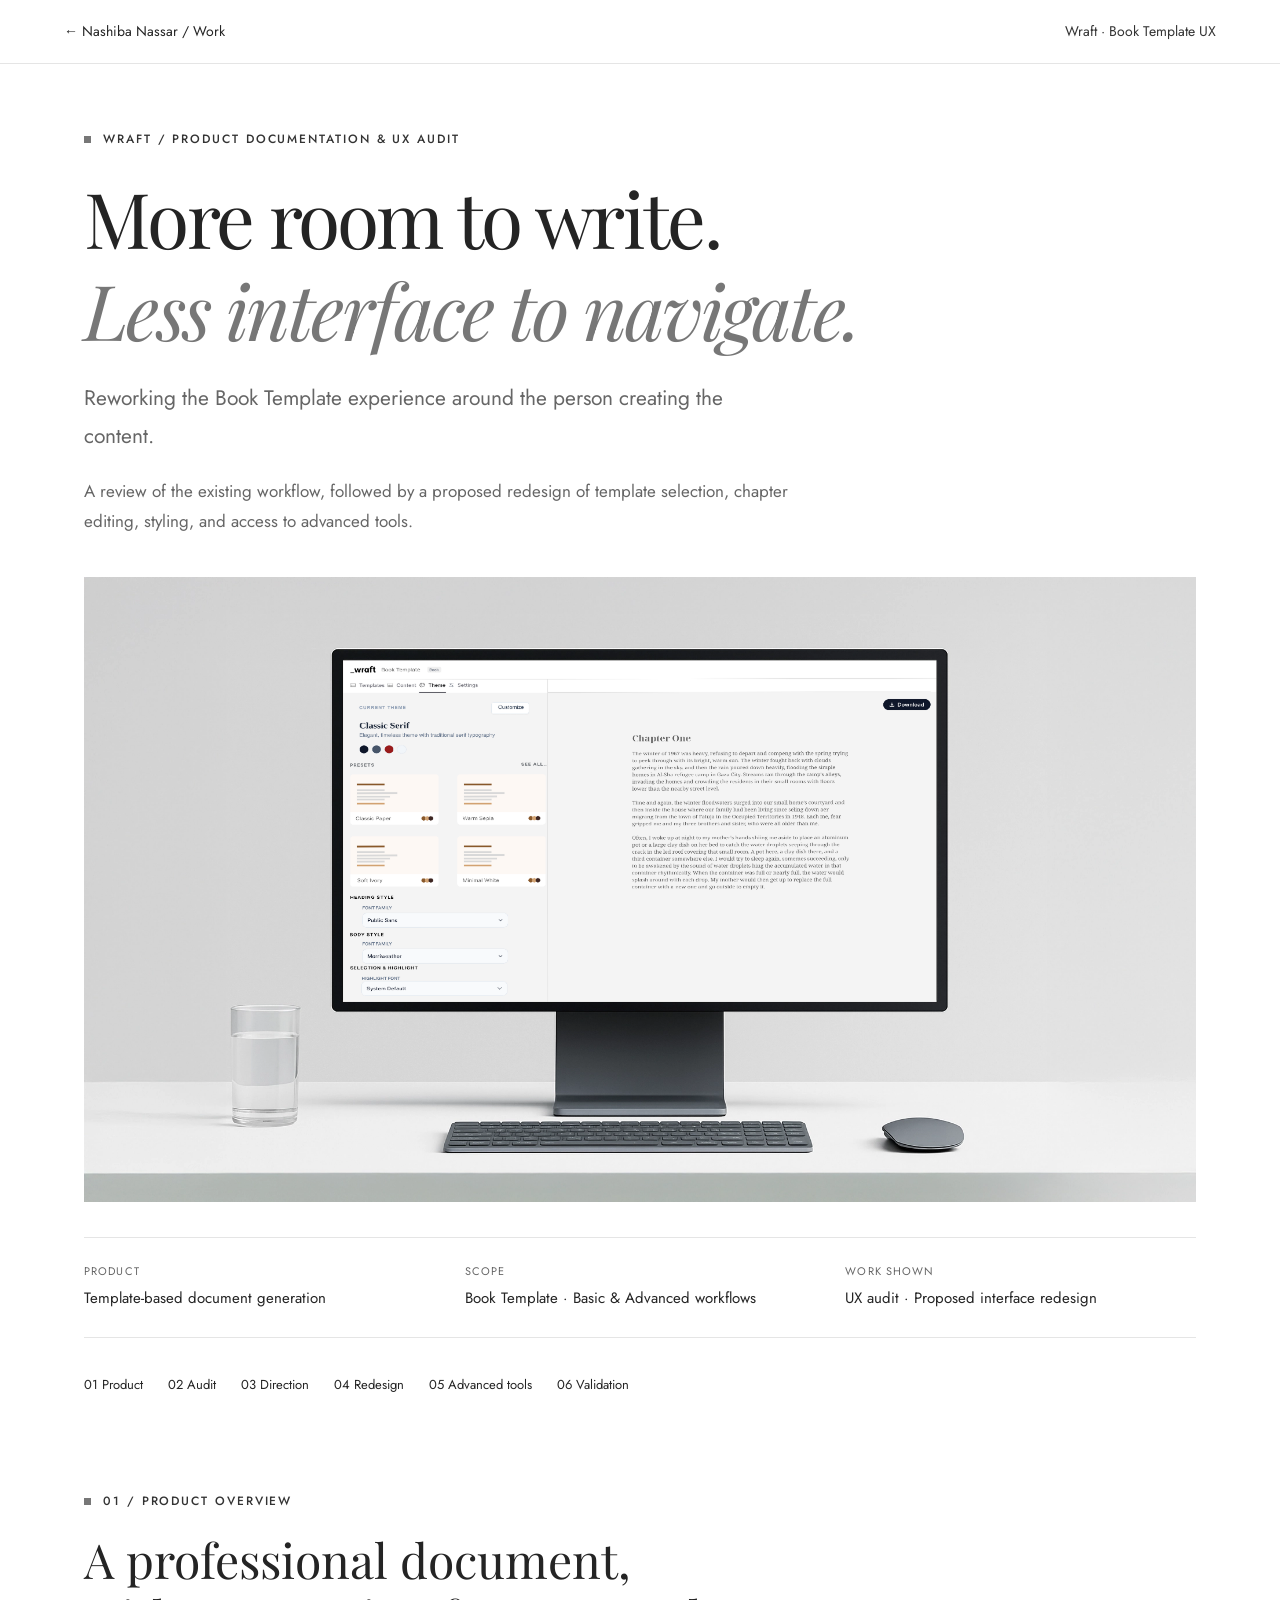
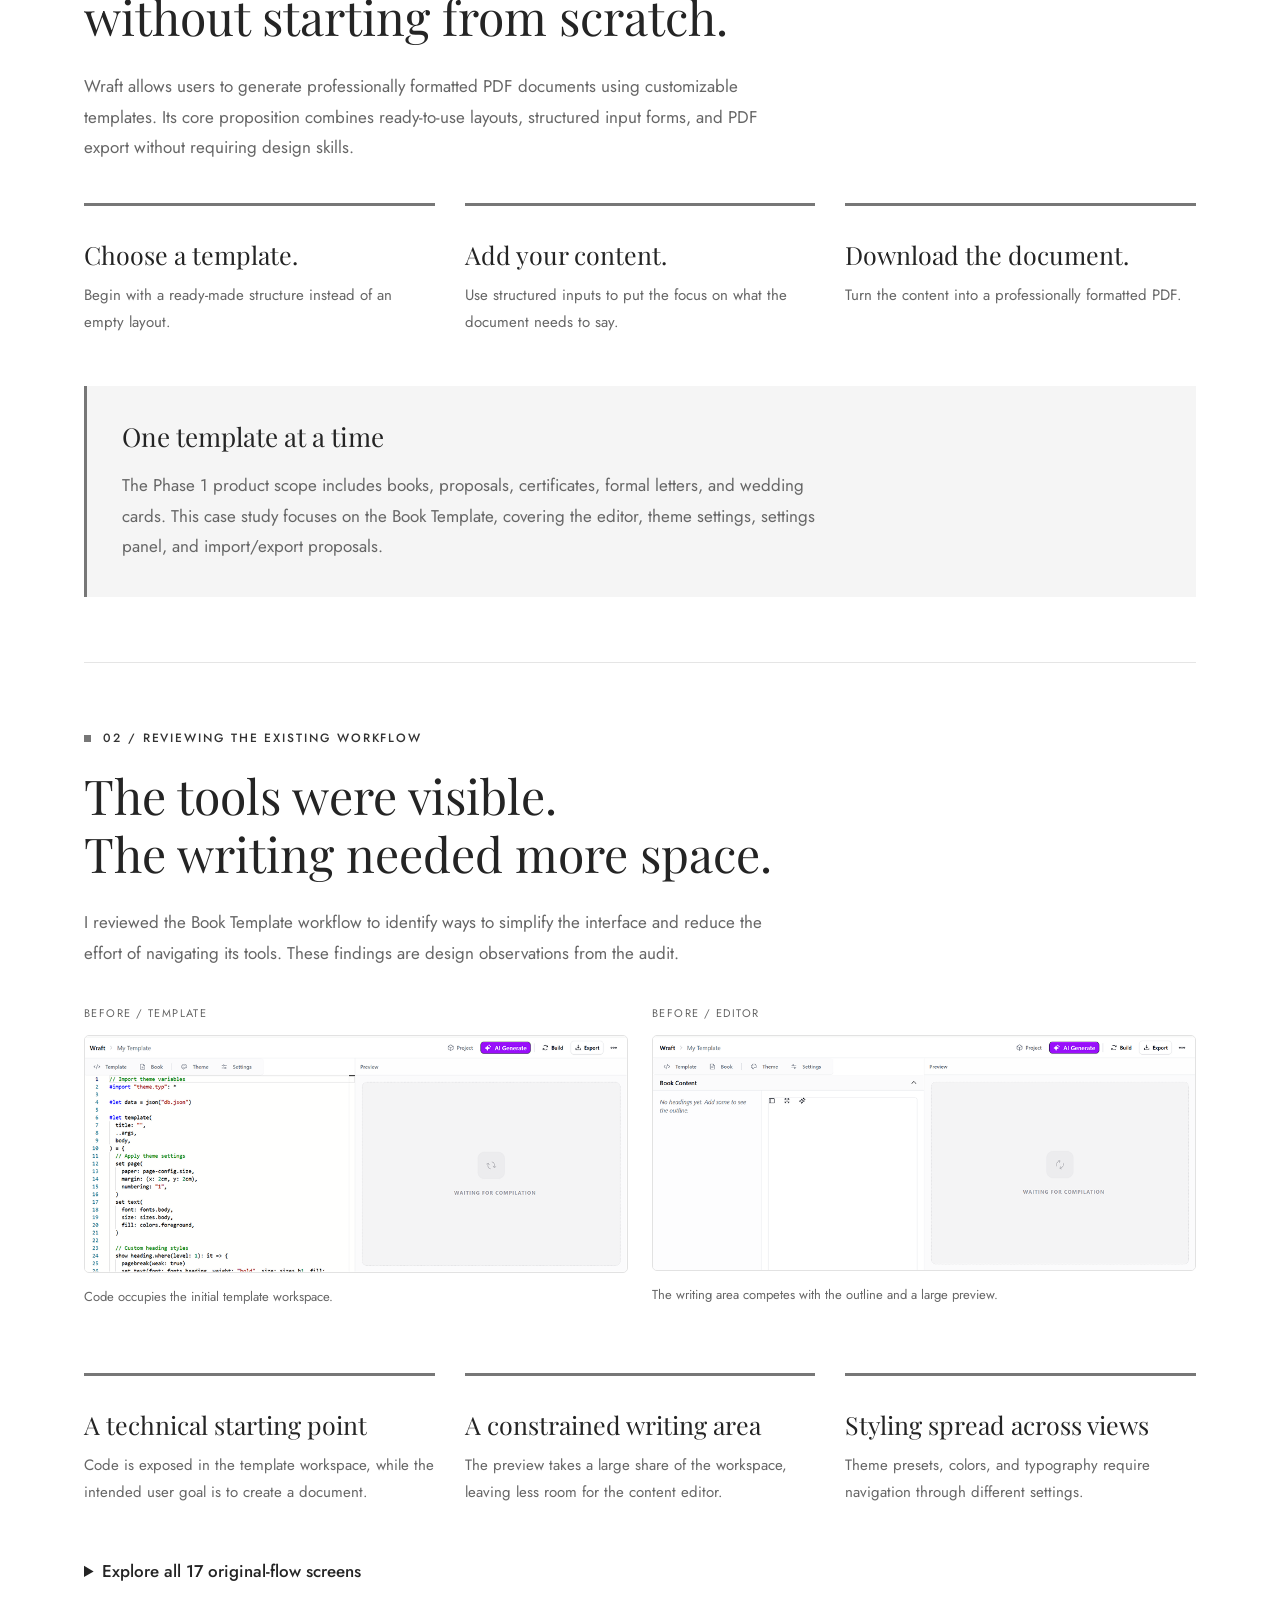
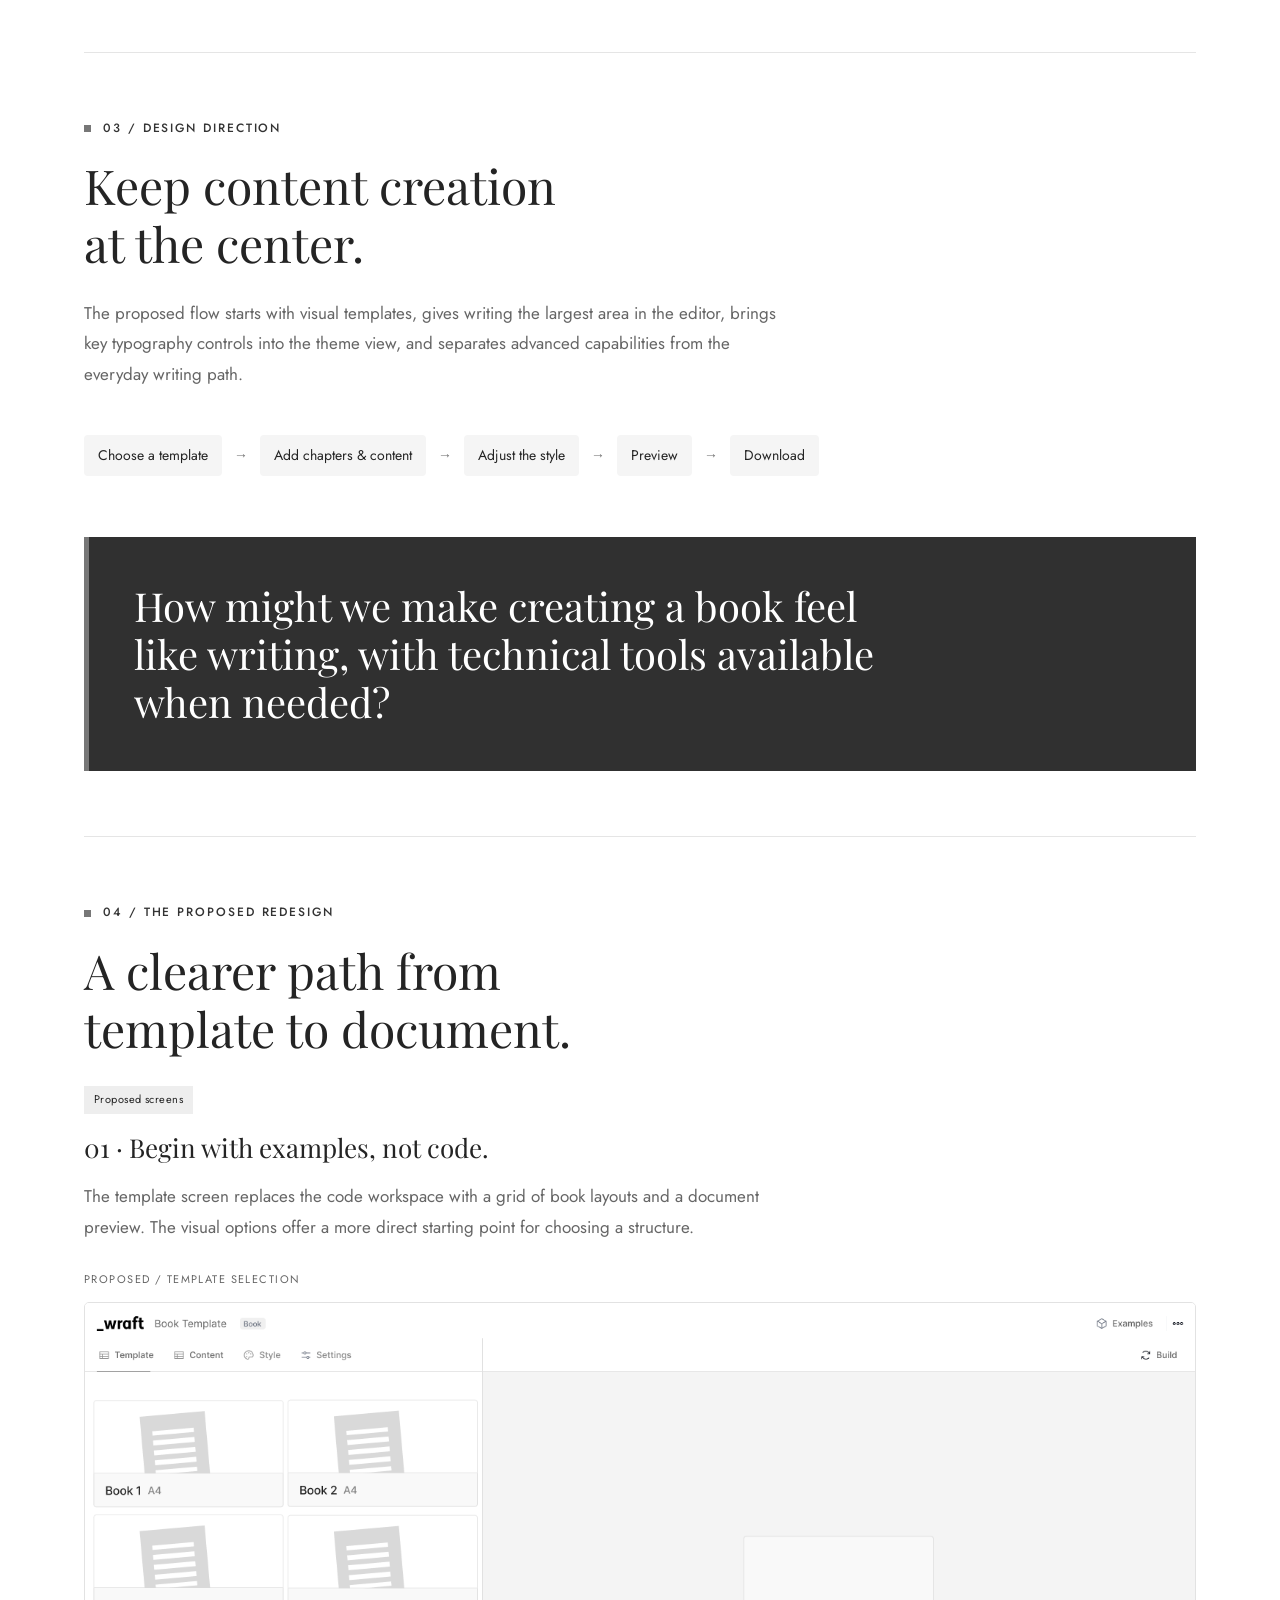
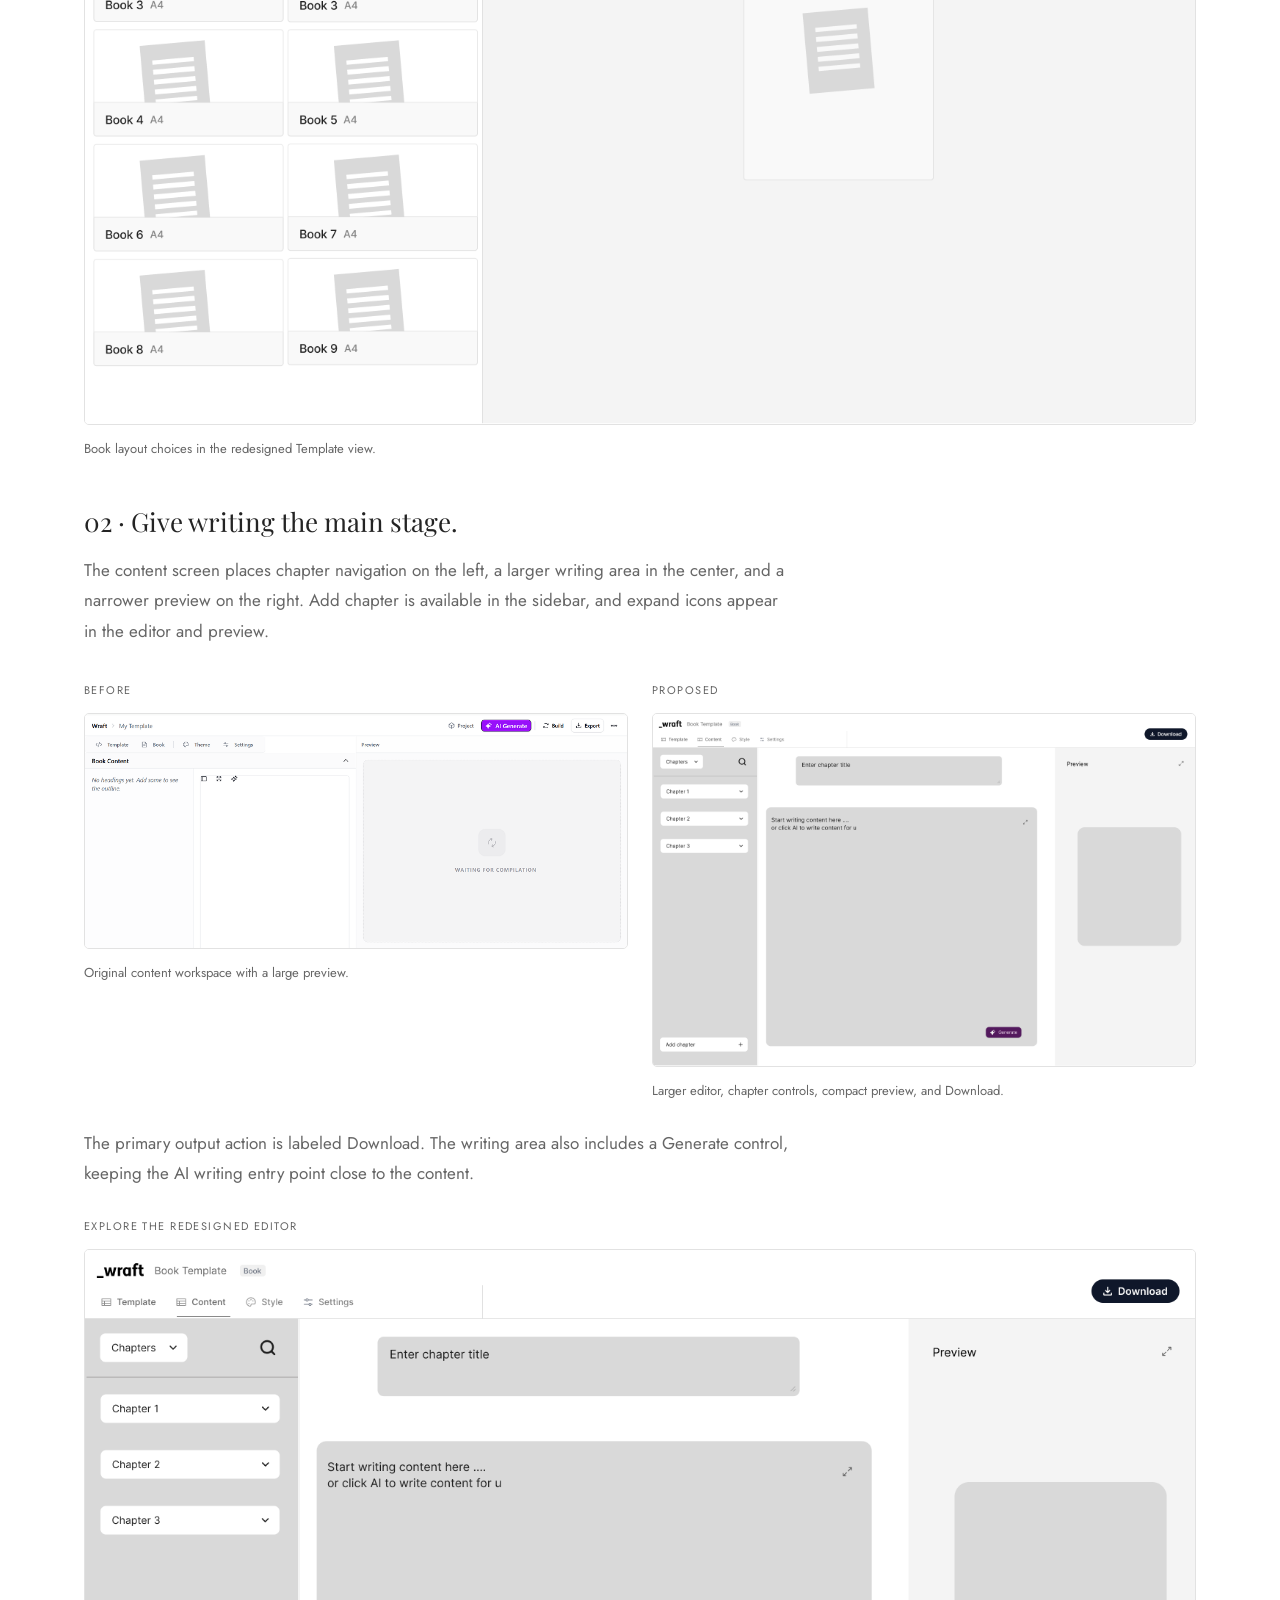
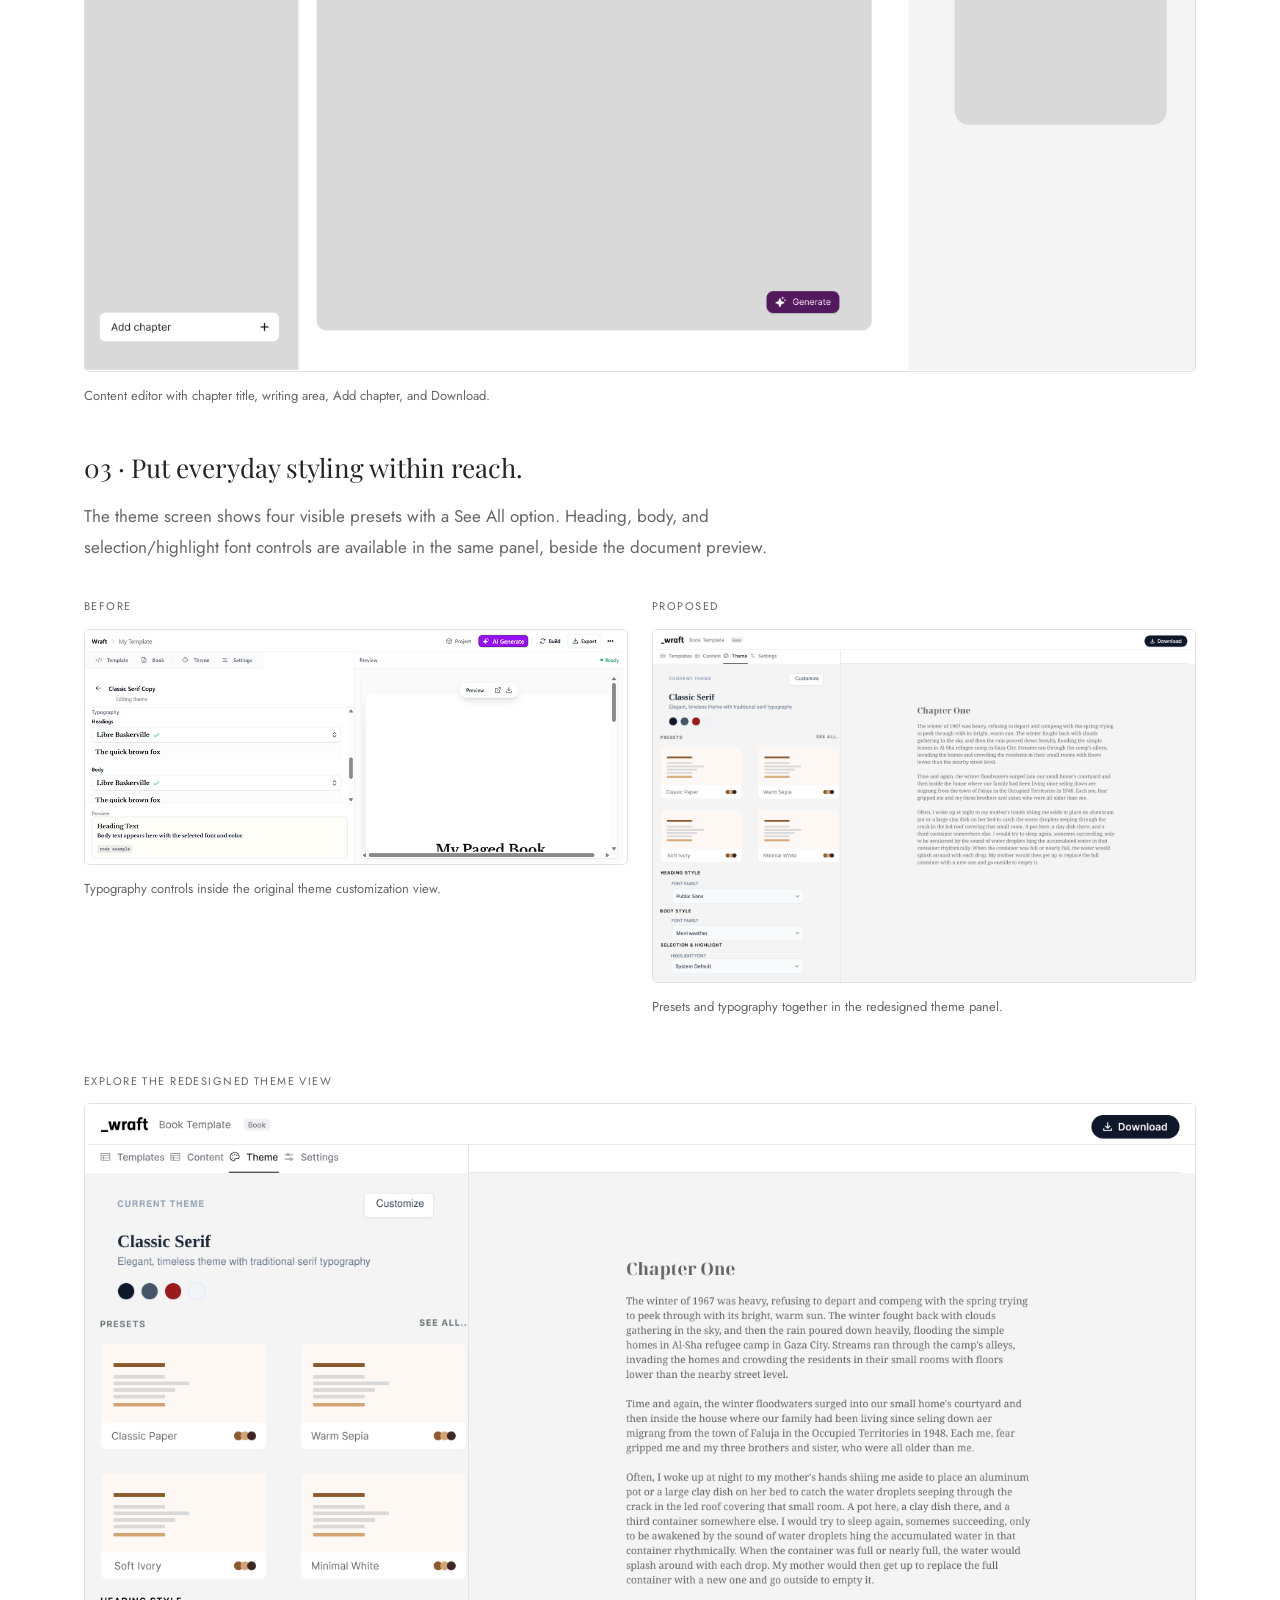
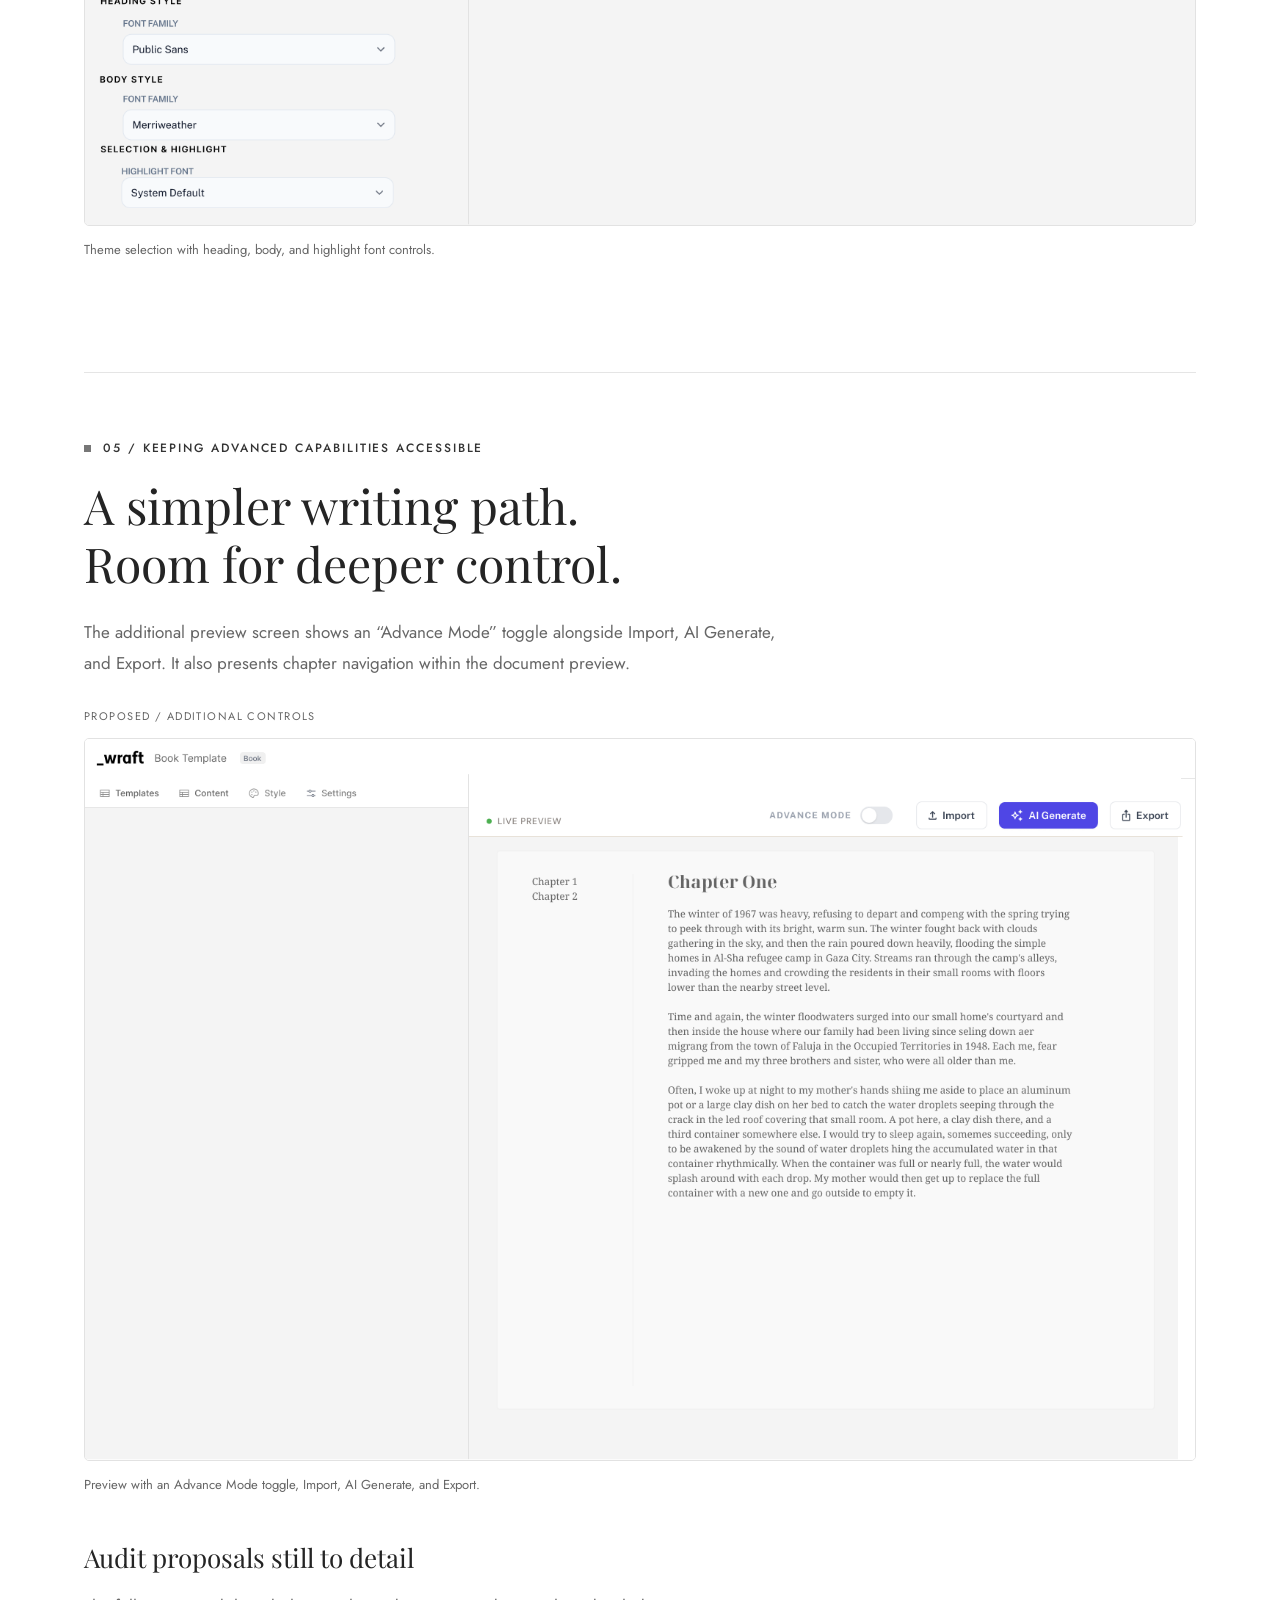
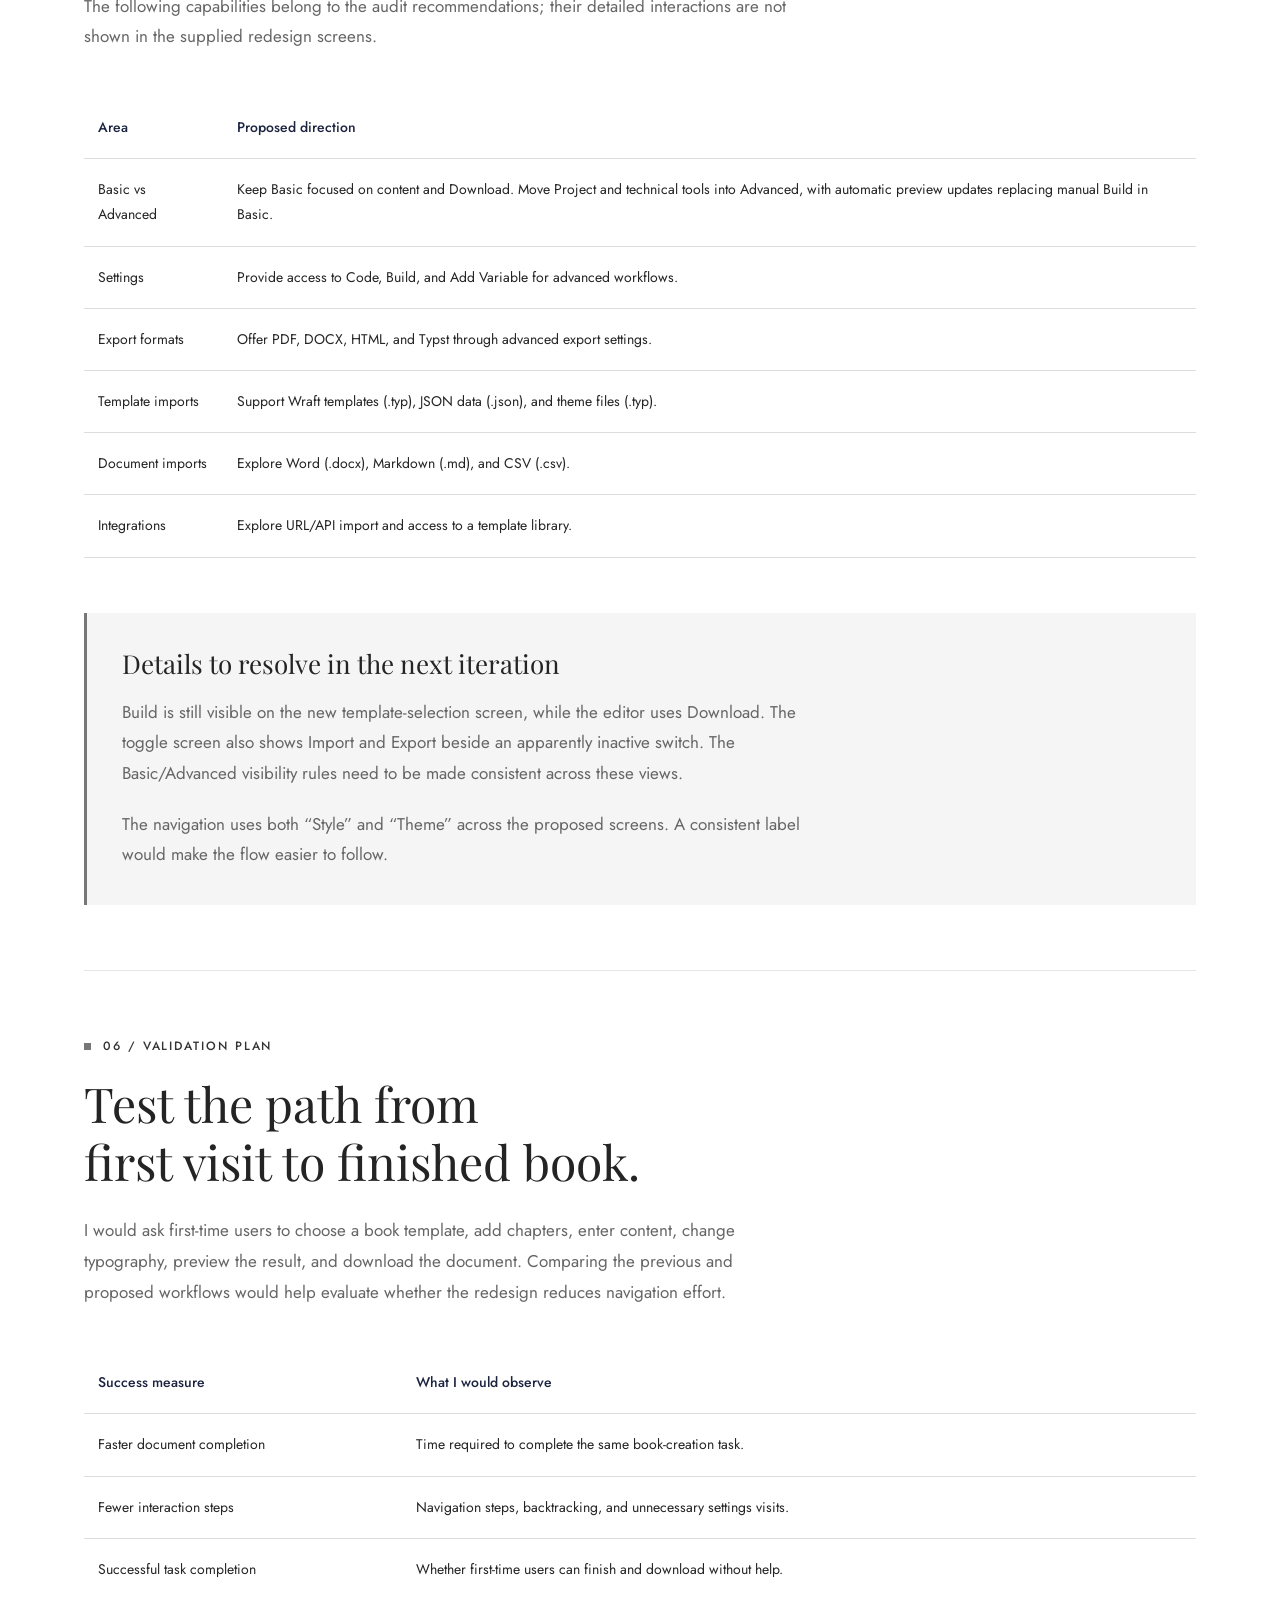
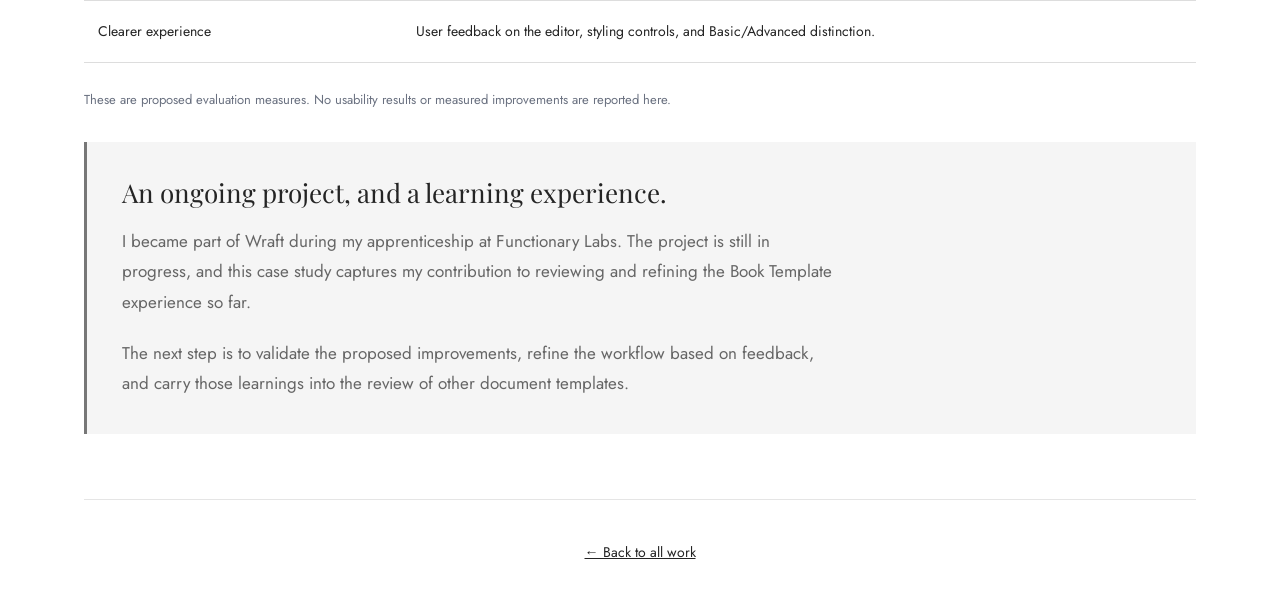
<file: wraft.html>
<!doctype html><html lang="en"><head><meta charset="utf-8"><meta name="viewport" content="width=device-width,initial-scale=1"><title>Wraft — Book Template UX Audit · Nashiba Nassar</title><link rel="stylesheet" href="wraft.css"></head><body><header><a href="index.html">← Nashiba Nassar / Work</a><span>Wraft · Book Template UX</span></header><main>
<div class="hero"><div class="eyebrow">Wraft / Product documentation &amp; UX audit</div><h1>More room to write.<br><em>Less interface to navigate.</em></h1><p class="lead">Reworking the Book Template experience around the person creating the content.</p><p>A review of the existing workflow, followed by a proposed redesign of template selection, chapter editing, styling, and access to advanced tools.</p><figure class="cover"><img src="assets/wraft/cover.png" alt="Wraft redesigned book styling workspace displayed on a desktop monitor"></figure></div>
<div class="meta"><div><small>Product</small><span>Template-based document generation</span></div><div><small>Scope</small><span>Book Template · Basic &amp; Advanced workflows</span></div><div><small>Work shown</small><span>UX audit · Proposed interface redesign</span></div></div>
<nav class="chapters" aria-label="Case study chapters"><a href="#overview">01 Product</a><a href="#audit">02 Audit</a><a href="#flow">03 Direction</a><a href="#redesign">04 Redesign</a><a href="#advanced">05 Advanced tools</a><a href="#validation">06 Validation</a></nav>
<section id="overview"><div class="eyebrow">01 / Product overview</div><h2>A professional document,<br>without starting from scratch.</h2><p>Wraft allows users to generate professionally formatted PDF documents using customizable templates. Its core proposition combines ready-to-use layouts, structured input forms, and PDF export without requiring design skills.</p><div class="principles"><article><h3>Choose a template.</h3><p>Begin with a ready-made structure instead of an empty layout.</p></article><article><h3>Add your content.</h3><p>Use structured inputs to put the focus on what the document needs to say.</p></article><article><h3>Download the document.</h3><p>Turn the content into a professionally formatted PDF.</p></article></div><div class="reflection"><h3>One template at a time</h3><p>The Phase 1 product scope includes books, proposals, certificates, formal letters, and wedding cards. This case study focuses on the Book Template, covering the editor, theme settings, settings panel, and import/export proposals.</p></div></section>
<section id="audit"><div class="eyebrow">02 / Reviewing the existing workflow</div><h2>The tools were visible.<br>The writing needed more space.</h2><p>I reviewed the Book Template workflow to identify ways to simplify the interface and reduce the effort of navigating its tools. These findings are design observations from the audit.</p><div class="comparison"><figure class="wide-screen"><span class="screen-label">Before / Template</span><a href="assets/wraft/before-1.png" target="_blank" rel="noopener" aria-label="Open Code occupies the initial template workspace. full size"><img src="assets/wraft/before-1.png" alt="Wraft: Code occupies the initial template workspace." loading="lazy"></a><figcaption>Code occupies the initial template workspace.</figcaption></figure><figure class="wide-screen"><span class="screen-label">Before / Editor</span><a href="assets/wraft/before-2.png" target="_blank" rel="noopener" aria-label="Open The writing area competes with the outline and a large preview. full size"><img src="assets/wraft/before-2.png" alt="Wraft: The writing area competes with the outline and a large preview." loading="lazy"></a><figcaption>The writing area competes with the outline and a large preview.</figcaption></figure></div><div class="principles"><article><h3>A technical starting point</h3><p>Code is exposed in the template workspace, while the intended user goal is to create a document.</p></article><article><h3>A constrained writing area</h3><p>The preview takes a large share of the workspace, leaving less room for the content editor.</p></article><article><h3>Styling spread across views</h3><p>Theme presets, colors, and typography require navigation through different settings.</p></article></div><details><summary>Explore all 17 original-flow screens</summary><div class="archive"><figure class="wide-screen"><a href="assets/wraft/before-1.png" target="_blank" rel="noopener" aria-label="Open Code-first template workspace full size"><img src="assets/wraft/before-1.png" alt="Wraft: Code-first template workspace" loading="lazy"></a><figcaption>Code-first template workspace</figcaption></figure><figure class="wide-screen"><a href="assets/wraft/before-2.png" target="_blank" rel="noopener" aria-label="Open Book editor and outline full size"><img src="assets/wraft/before-2.png" alt="Wraft: Book editor and outline" loading="lazy"></a><figcaption>Book editor and outline</figcaption></figure><figure class="wide-screen"><a href="assets/wraft/before-3.png" target="_blank" rel="noopener" aria-label="Open Theme preset selection full size"><img src="assets/wraft/before-3.png" alt="Wraft: Theme preset selection" loading="lazy"></a><figcaption>Theme preset selection</figcaption></figure><figure class="wide-screen"><a href="assets/wraft/before-4.png" target="_blank" rel="noopener" aria-label="Open Theme color customization full size"><img src="assets/wraft/before-4.png" alt="Wraft: Theme color customization" loading="lazy"></a><figcaption>Theme color customization</figcaption></figure><figure class="wide-screen"><a href="assets/wraft/before-5.png" target="_blank" rel="noopener" aria-label="Open Heading and body typography full size"><img src="assets/wraft/before-5.png" alt="Wraft: Heading and body typography" loading="lazy"></a><figcaption>Heading and body typography</figcaption></figure><figure class="wide-screen"><a href="assets/wraft/before-6.png" target="_blank" rel="noopener" aria-label="Open Code font settings full size"><img src="assets/wraft/before-6.png" alt="Wraft: Code font settings" loading="lazy"></a><figcaption>Code font settings</figcaption></figure><figure class="wide-screen"><a href="assets/wraft/before-7.png" target="_blank" rel="noopener" aria-label="Open Variable entry full size"><img src="assets/wraft/before-7.png" alt="Wraft: Variable entry" loading="lazy"></a><figcaption>Variable entry</figcaption></figure><figure class="wide-screen"><a href="assets/wraft/before-8.png" target="_blank" rel="noopener" aria-label="Open Project menu full size"><img src="assets/wraft/before-8.png" alt="Wraft: Project menu" loading="lazy"></a><figcaption>Project menu</figcaption></figure><figure class="wide-screen"><a href="assets/wraft/before-9.png" target="_blank" rel="noopener" aria-label="Open Template gallery full size"><img src="assets/wraft/before-9.png" alt="Wraft: Template gallery" loading="lazy"></a><figcaption>Template gallery</figcaption></figure><figure class="wide-screen"><a href="assets/wraft/before-10.png" target="_blank" rel="noopener" aria-label="Open Import Wraft Frame dialog full size"><img src="assets/wraft/before-10.png" alt="Wraft: Import Wraft Frame dialog" loading="lazy"></a><figcaption>Import Wraft Frame dialog</figcaption></figure><figure class="wide-screen"><a href="assets/wraft/before-11.png" target="_blank" rel="noopener" aria-label="Open Project tools full size"><img src="assets/wraft/before-11.png" alt="Wraft: Project tools" loading="lazy"></a><figcaption>Project tools</figcaption></figure><figure class="wide-screen"><a href="assets/wraft/before-12.png" target="_blank" rel="noopener" aria-label="Open Create New Frame entry full size"><img src="assets/wraft/before-12.png" alt="Wraft: Create New Frame entry" loading="lazy"></a><figcaption>Create New Frame entry</figcaption></figure><figure class="wide-screen"><a href="assets/wraft/before-13.png" target="_blank" rel="noopener" aria-label="Open Visual designer workspace full size"><img src="assets/wraft/before-13.png" alt="Wraft: Visual designer workspace" loading="lazy"></a><figcaption>Visual designer workspace</figcaption></figure><figure class="wide-screen"><a href="assets/wraft/before-14.png" target="_blank" rel="noopener" aria-label="Open View Files entry full size"><img src="assets/wraft/before-14.png" alt="Wraft: View Files entry" loading="lazy"></a><figcaption>View Files entry</figcaption></figure><figure class="wide-screen"><a href="assets/wraft/before-15.png" target="_blank" rel="noopener" aria-label="Open File System Review dialog full size"><img src="assets/wraft/before-15.png" alt="Wraft: File System Review dialog" loading="lazy"></a><figcaption>File System Review dialog</figcaption></figure><figure class="wide-screen"><a href="assets/wraft/before-16.png" target="_blank" rel="noopener" aria-label="Open Manage Fonts entry full size"><img src="assets/wraft/before-16.png" alt="Wraft: Manage Fonts entry" loading="lazy"></a><figcaption>Manage Fonts entry</figcaption></figure><figure class="wide-screen"><a href="assets/wraft/before-17.png" target="_blank" rel="noopener" aria-label="Open Font Manager full size"><img src="assets/wraft/before-17.png" alt="Wraft: Font Manager" loading="lazy"></a><figcaption>Font Manager</figcaption></figure></div></details></section>
<section id="flow"><div class="eyebrow">03 / Design direction</div><h2>Keep content creation<br>at the center.</h2><p>The proposed flow starts with visual templates, gives writing the largest area in the editor, brings key typography controls into the theme view, and separates advanced capabilities from the everyday writing path.</p><div class="journey" aria-label="Proposed book creation flow"><span>Choose a template</span><b>→</b><span>Add chapters &amp; content</span><b>→</b><span>Adjust the style</span><b>→</b><span>Preview</span><b>→</b><span>Download</span></div><div class="question"><h2>How might we make creating a book feel like writing, with technical tools available when needed?</h2></div></section>
<section id="redesign"><div class="eyebrow">04 / The proposed redesign</div><h2>A clearer path from<br>template to document.</h2><span class="status">Proposed screens</span><h3>01 · Begin with examples, not code.</h3><p>The template screen replaces the code workspace with a grid of book layouts and a document preview. The visual options offer a more direct starting point for choosing a structure.</p><figure class="wide-screen"><span class="screen-label">Proposed / Template selection</span><a href="assets/wraft/templates.png" target="_blank" rel="noopener" aria-label="Open Book layout choices in the redesigned Template view. full size"><img src="assets/wraft/templates.png" alt="Wraft: Book layout choices in the redesigned Template view." loading="lazy"></a><figcaption>Book layout choices in the redesigned Template view.</figcaption></figure>
<h3>02 · Give writing the main stage.</h3><p>The content screen places chapter navigation on the left, a larger writing area in the center, and a narrower preview on the right. Add chapter is available in the sidebar, and expand icons appear in the editor and preview.</p><div class="comparison"><figure class="wide-screen"><span class="screen-label">Before</span><a href="assets/wraft/before-2.png" target="_blank" rel="noopener" aria-label="Open Original content workspace with a large preview. full size"><img src="assets/wraft/before-2.png" alt="Wraft: Original content workspace with a large preview." loading="lazy"></a><figcaption>Original content workspace with a large preview.</figcaption></figure><figure class="wide-screen"><span class="screen-label">Proposed</span><a href="assets/wraft/editor.png" target="_blank" rel="noopener" aria-label="Open Larger editor, chapter controls, compact preview, and Download. full size"><img src="assets/wraft/editor.png" alt="Wraft: Larger editor, chapter controls, compact preview, and Download." loading="lazy"></a><figcaption>Larger editor, chapter controls, compact preview, and Download.</figcaption></figure></div><p>The primary output action is labeled Download. The writing area also includes a Generate control, keeping the AI writing entry point close to the content.</p><figure class="wide-screen"><span class="screen-label">Explore the redesigned editor</span><a href="assets/wraft/editor.png" target="_blank" rel="noopener" aria-label="Open Content editor with chapter title, writing area, Add chapter, and Download. full size"><img src="assets/wraft/editor.png" alt="Wraft: Content editor with chapter title, writing area, Add chapter, and Download." loading="lazy"></a><figcaption>Content editor with chapter title, writing area, Add chapter, and Download.</figcaption></figure>
<h3>03 · Put everyday styling within reach.</h3><p>The theme screen shows four visible presets with a See All option. Heading, body, and selection/highlight font controls are available in the same panel, beside the document preview.</p><div class="comparison"><figure class="wide-screen"><span class="screen-label">Before</span><a href="assets/wraft/before-5.png" target="_blank" rel="noopener" aria-label="Open Typography controls inside the original theme customization view. full size"><img src="assets/wraft/before-5.png" alt="Wraft: Typography controls inside the original theme customization view." loading="lazy"></a><figcaption>Typography controls inside the original theme customization view.</figcaption></figure><figure class="wide-screen"><span class="screen-label">Proposed</span><a href="assets/wraft/theme.png" target="_blank" rel="noopener" aria-label="Open Presets and typography together in the redesigned theme panel. full size"><img src="assets/wraft/theme.png" alt="Wraft: Presets and typography together in the redesigned theme panel." loading="lazy"></a><figcaption>Presets and typography together in the redesigned theme panel.</figcaption></figure></div><figure class="wide-screen"><span class="screen-label">Explore the redesigned theme view</span><a href="assets/wraft/theme.png" target="_blank" rel="noopener" aria-label="Open Theme selection with heading, body, and highlight font controls. full size"><img src="assets/wraft/theme.png" alt="Wraft: Theme selection with heading, body, and highlight font controls." loading="lazy"></a><figcaption>Theme selection with heading, body, and highlight font controls.</figcaption></figure>
</section><section id="advanced"><div class="eyebrow">05 / Keeping advanced capabilities accessible</div><h2>A simpler writing path.<br>Room for deeper control.</h2><p>The additional preview screen shows an “Advance Mode” toggle alongside Import, AI Generate, and Export. It also presents chapter navigation within the document preview.</p><figure class="wide-screen"><span class="screen-label">Proposed / Additional controls</span><a href="assets/wraft/advanced.png" target="_blank" rel="noopener" aria-label="Open Preview with an Advance Mode toggle, Import, AI Generate, and Export. full size"><img src="assets/wraft/advanced.png" alt="Wraft: Preview with an Advance Mode toggle, Import, AI Generate, and Export." loading="lazy"></a><figcaption>Preview with an Advance Mode toggle, Import, AI Generate, and Export.</figcaption></figure>
<h3>Audit proposals still to detail</h3><p>The following capabilities belong to the audit recommendations; their detailed interactions are not shown in the supplied redesign screens.</p><div class="table-scroll"><table><thead><tr><th>Area</th><th>Proposed direction</th></tr></thead><tbody><tr><td>Basic vs Advanced</td><td>Keep Basic focused on content and Download. Move Project and technical tools into Advanced, with automatic preview updates replacing manual Build in Basic.</td></tr><tr><td>Settings</td><td>Provide access to Code, Build, and Add Variable for advanced workflows.</td></tr><tr><td>Export formats</td><td>Offer PDF, DOCX, HTML, and Typst through advanced export settings.</td></tr><tr><td>Template imports</td><td>Support Wraft templates (.typ), JSON data (.json), and theme files (.typ).</td></tr><tr><td>Document imports</td><td>Explore Word (.docx), Markdown (.md), and CSV (.csv).</td></tr><tr><td>Integrations</td><td>Explore URL/API import and access to a template library.</td></tr></tbody></table></div><div class="reflection"><h3>Details to resolve in the next iteration</h3><p>Build is still visible on the new template-selection screen, while the editor uses Download. The toggle screen also shows Import and Export beside an apparently inactive switch. The Basic/Advanced visibility rules need to be made consistent across these views.</p><p>The navigation uses both “Style” and “Theme” across the proposed screens. A consistent label would make the flow easier to follow.</p></div></section>
<section id="validation"><div class="eyebrow">06 / Validation plan</div><h2>Test the path from<br>first visit to finished book.</h2><p>I would ask first-time users to choose a book template, add chapters, enter content, change typography, preview the result, and download the document. Comparing the previous and proposed workflows would help evaluate whether the redesign reduces navigation effort.</p><div class="table-scroll"><table><thead><tr><th>Success measure</th><th>What I would observe</th></tr></thead><tbody><tr><td>Faster document completion</td><td>Time required to complete the same book-creation task.</td></tr><tr><td>Fewer interaction steps</td><td>Navigation steps, backtracking, and unnecessary settings visits.</td></tr><tr><td>Successful task completion</td><td>Whether first-time users can finish and download without help.</td></tr><tr><td>Clearer experience</td><td>User feedback on the editor, styling controls, and Basic/Advanced distinction.</td></tr></tbody></table></div><p class="note">These are proposed evaluation measures. No usability results or measured improvements are reported here.</p><div class="reflection"><h3>An ongoing project, and a learning experience.</h3><p>I became part of Wraft during my apprenticeship at Functionary Labs. The project is still in progress, and this case study captures my contribution to reviewing and refining the Book Template experience so far.</p><p>The next step is to validate the proposed improvements, refine the workflow based on feedback, and carry those learnings into the review of other document templates.</p></div></section></main><footer><a href="index.html">← Back to all work</a></footer></body></html>
</file>
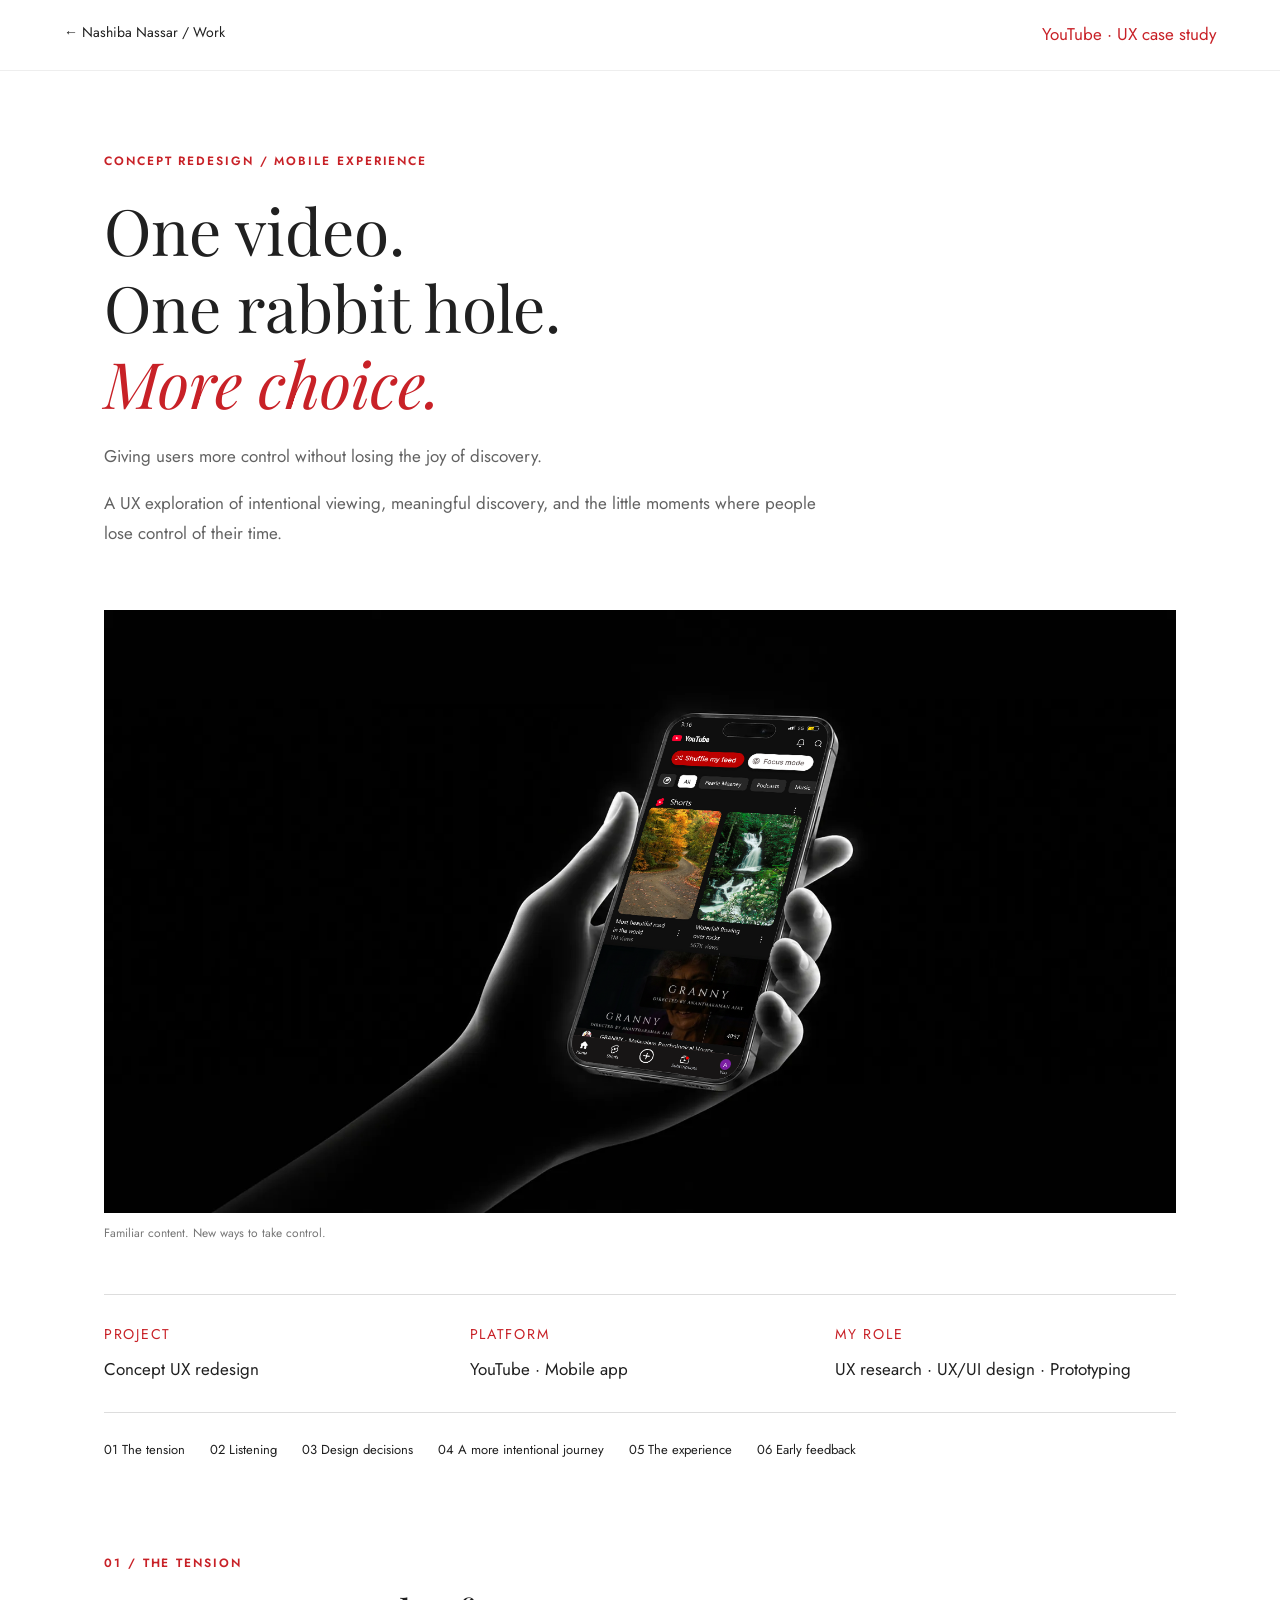
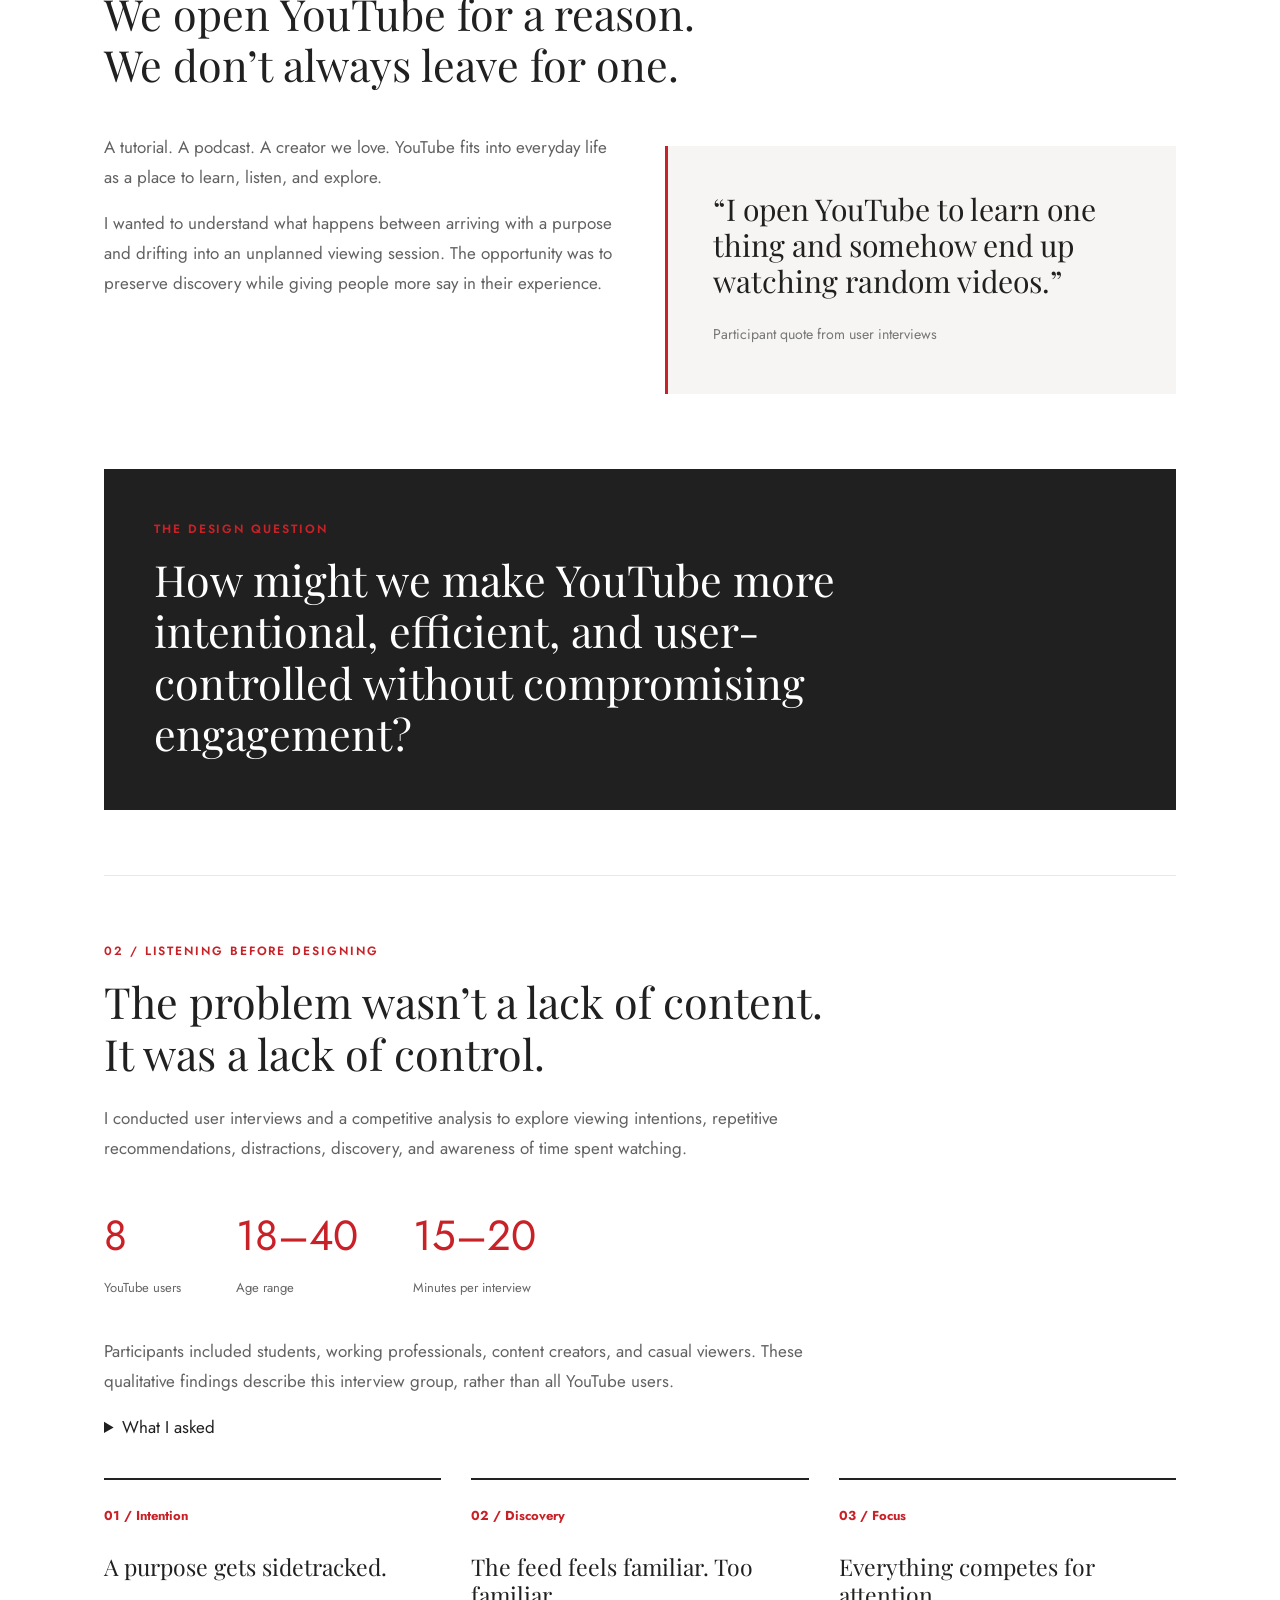
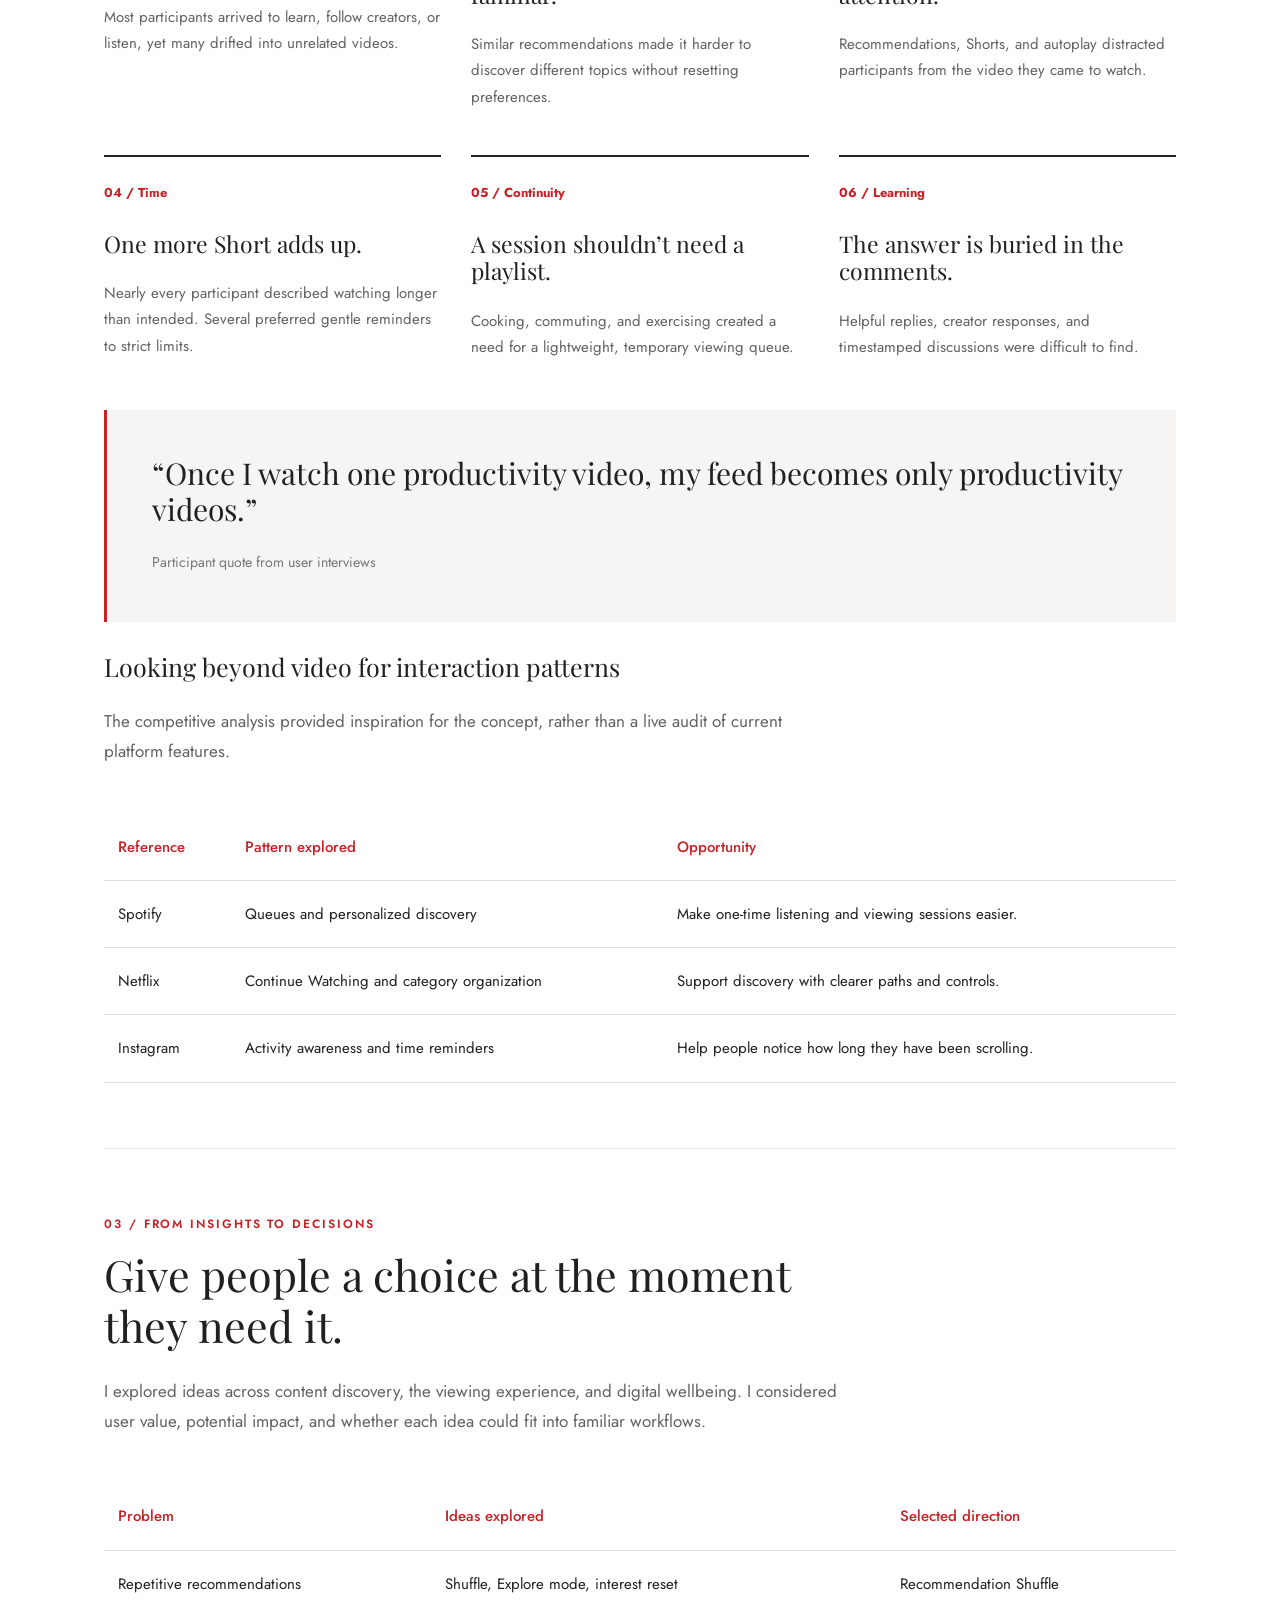
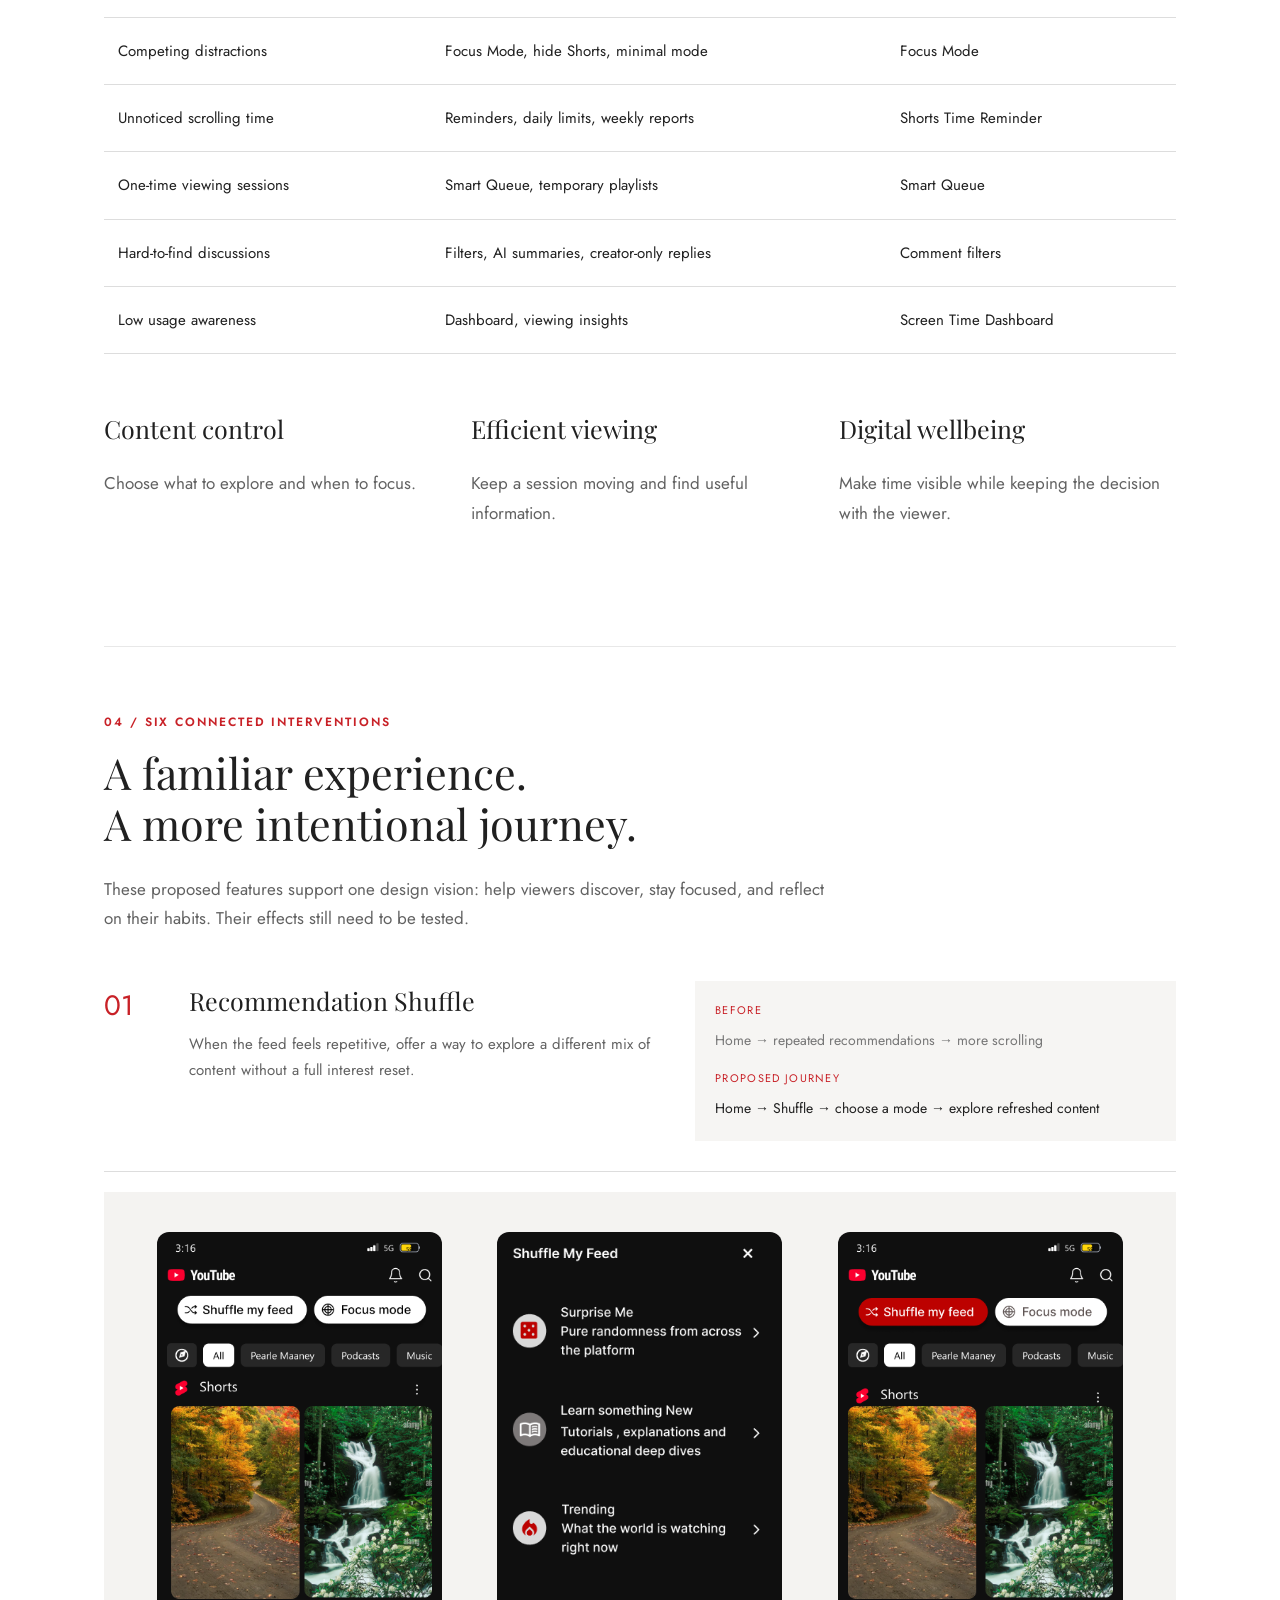
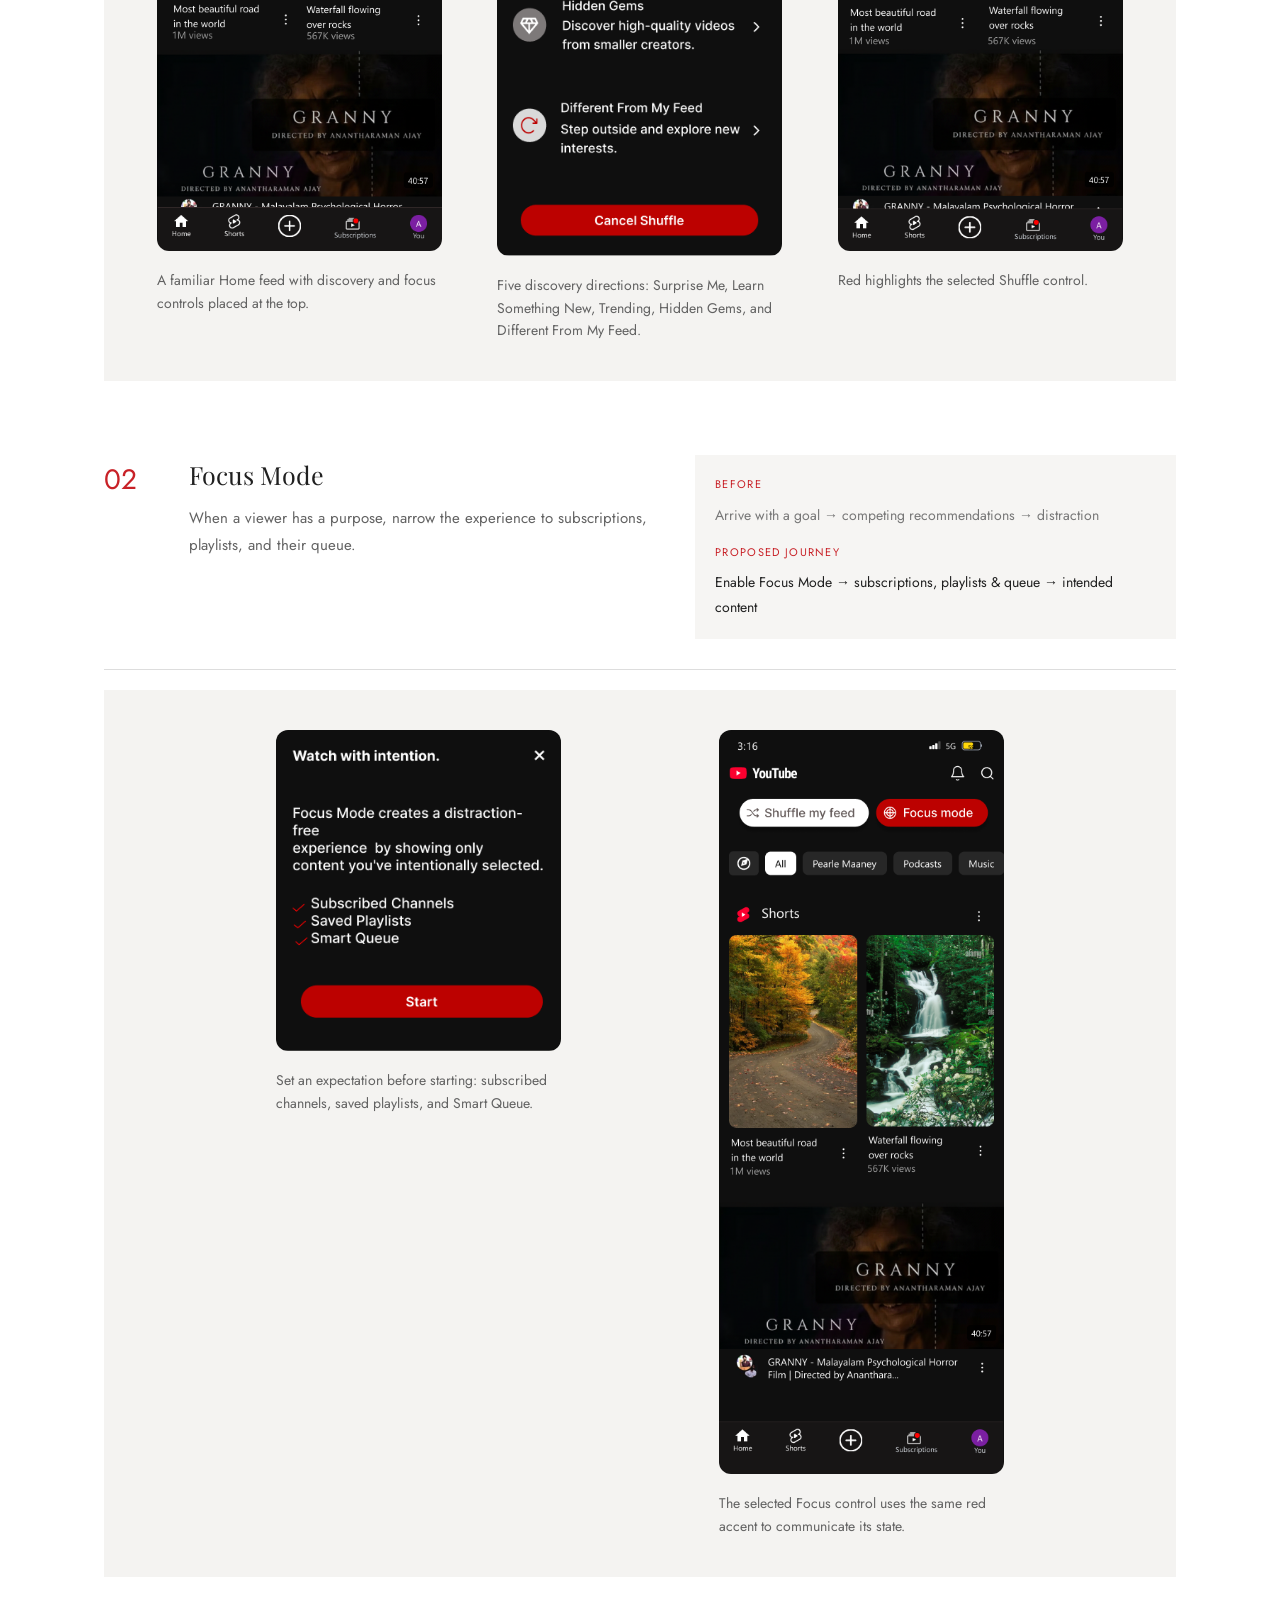
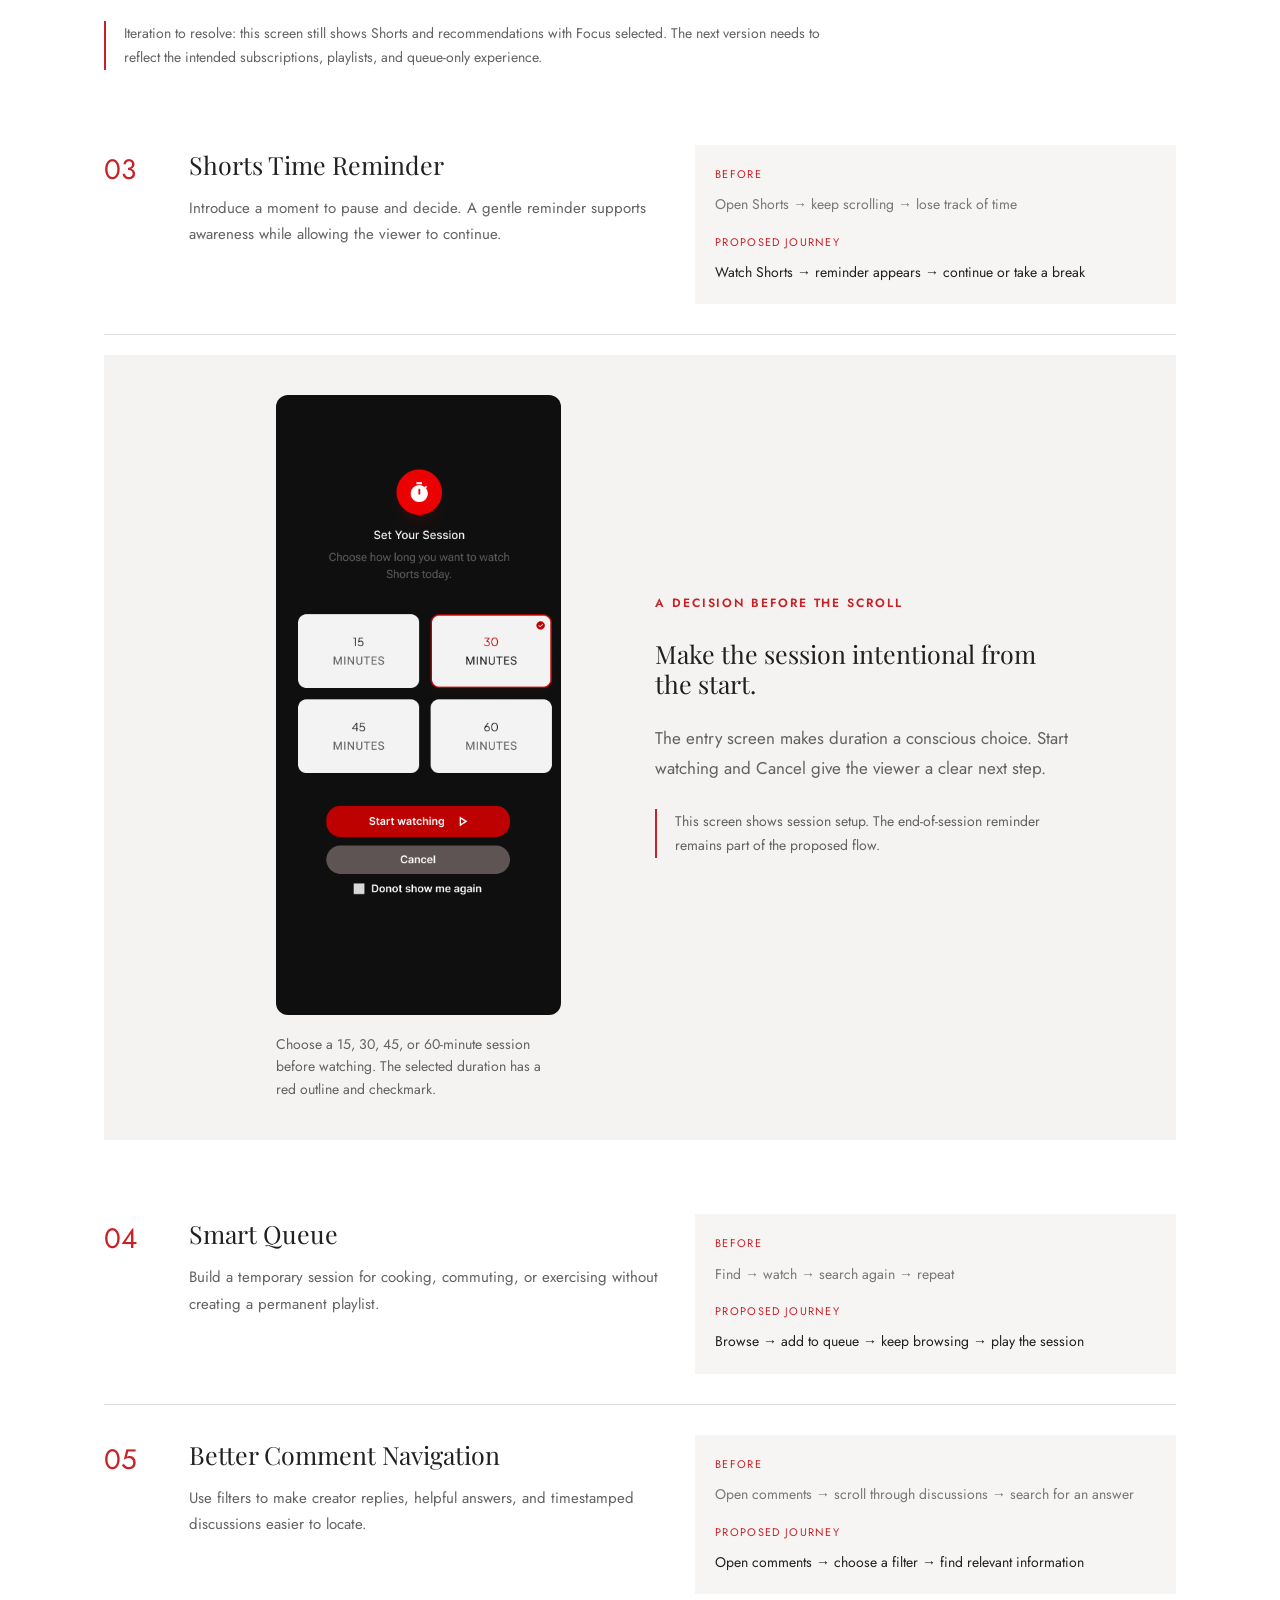
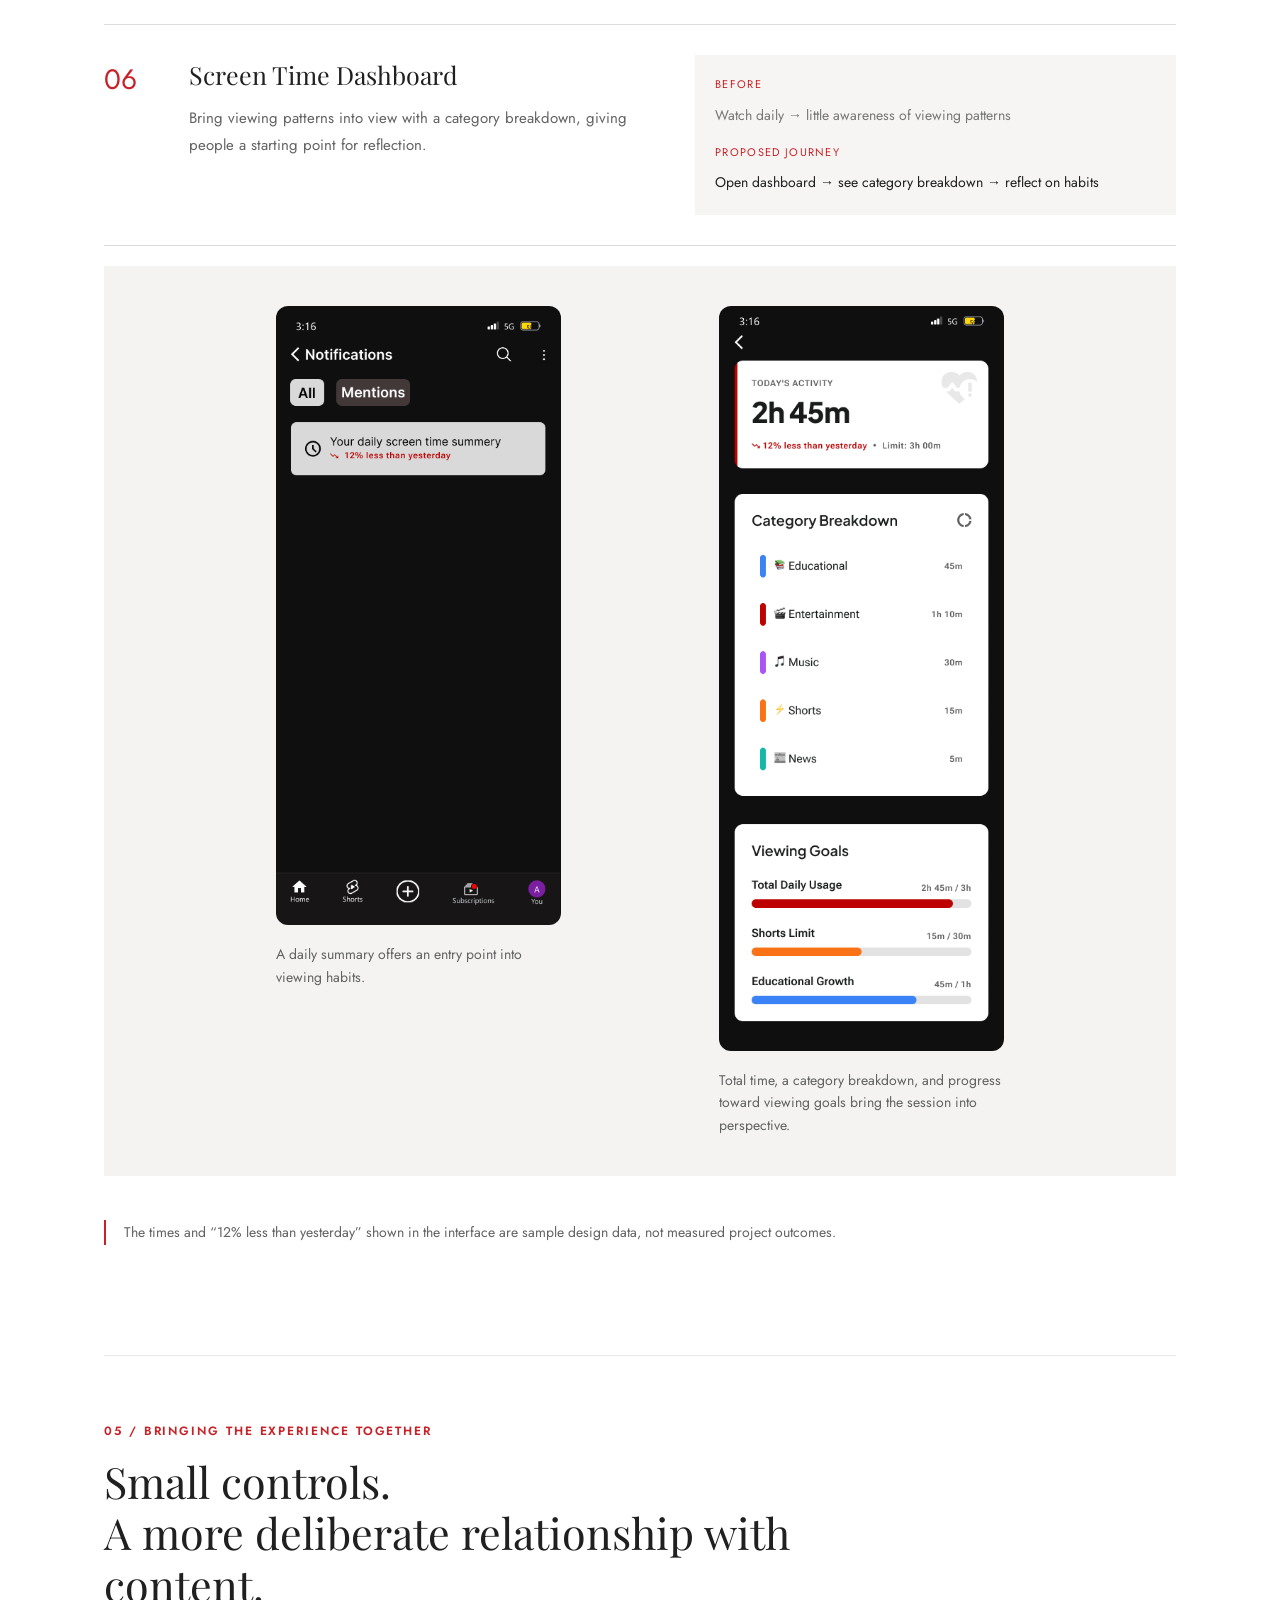
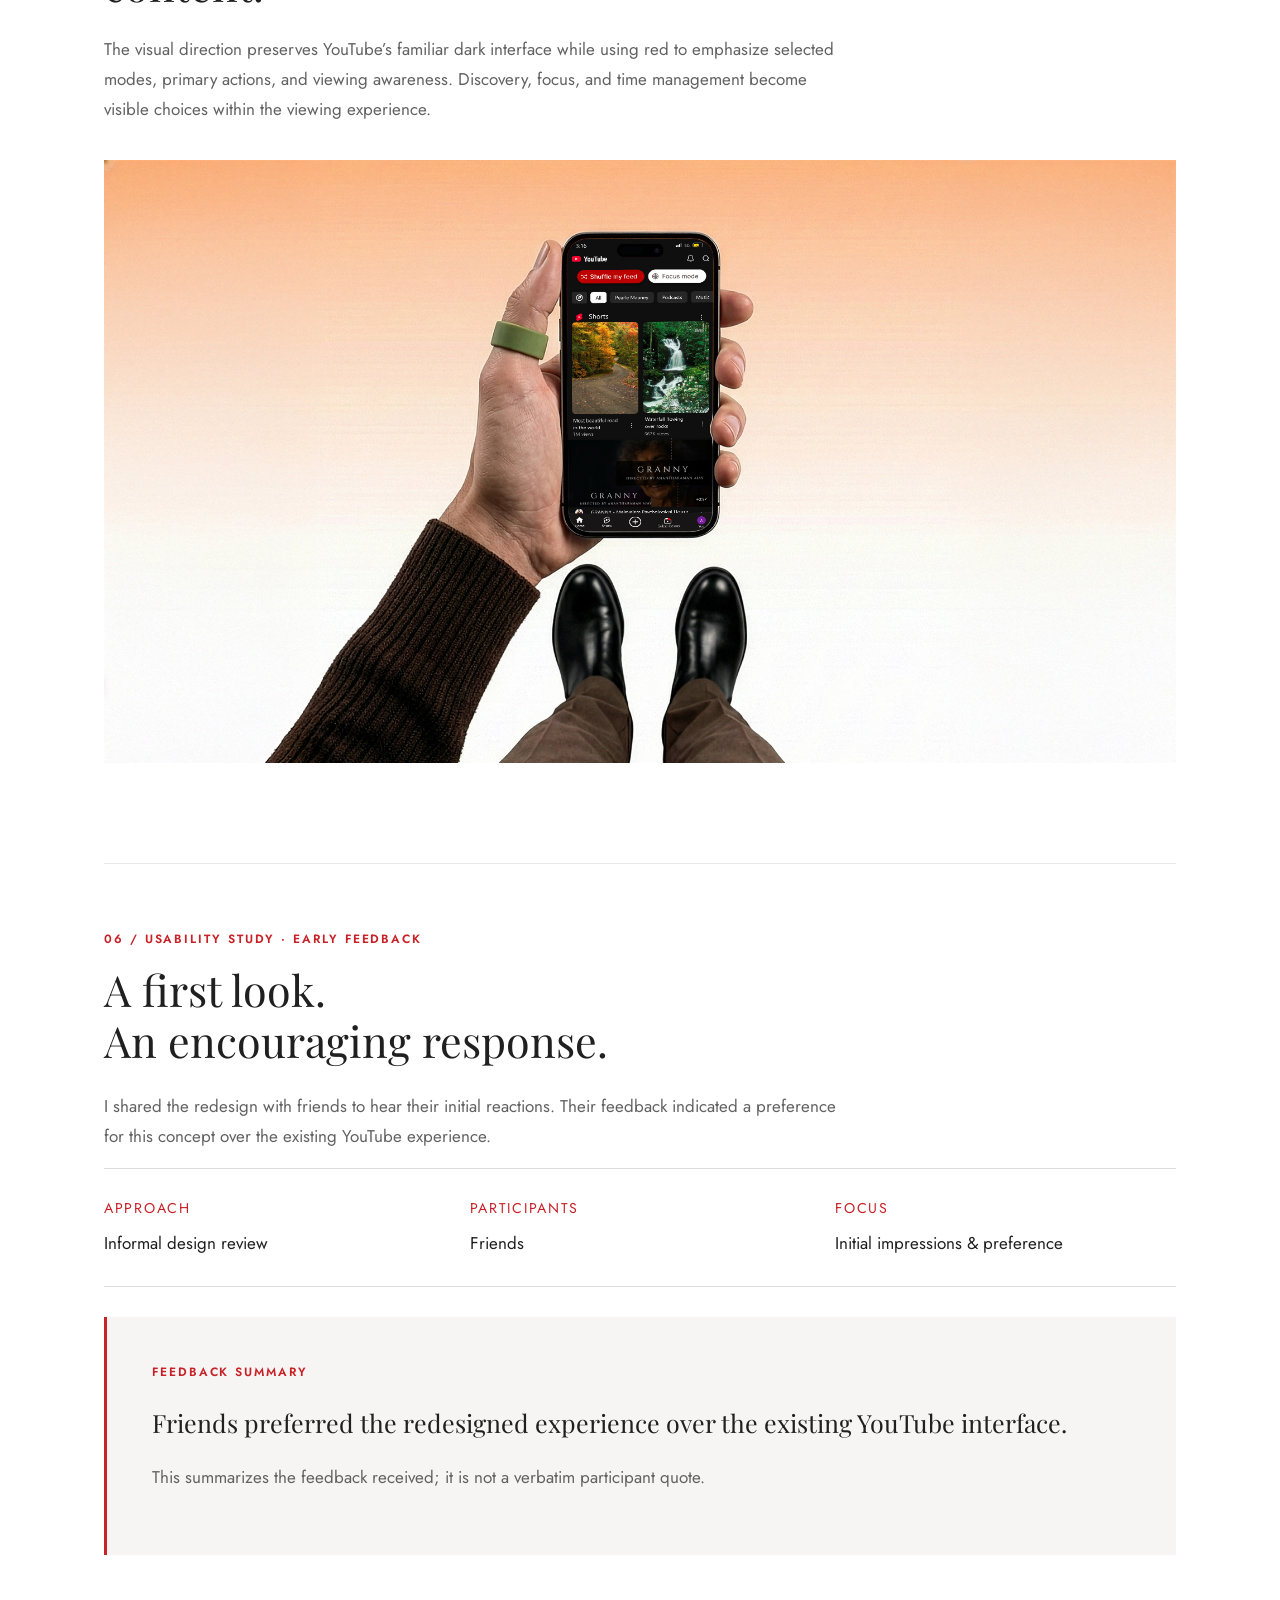
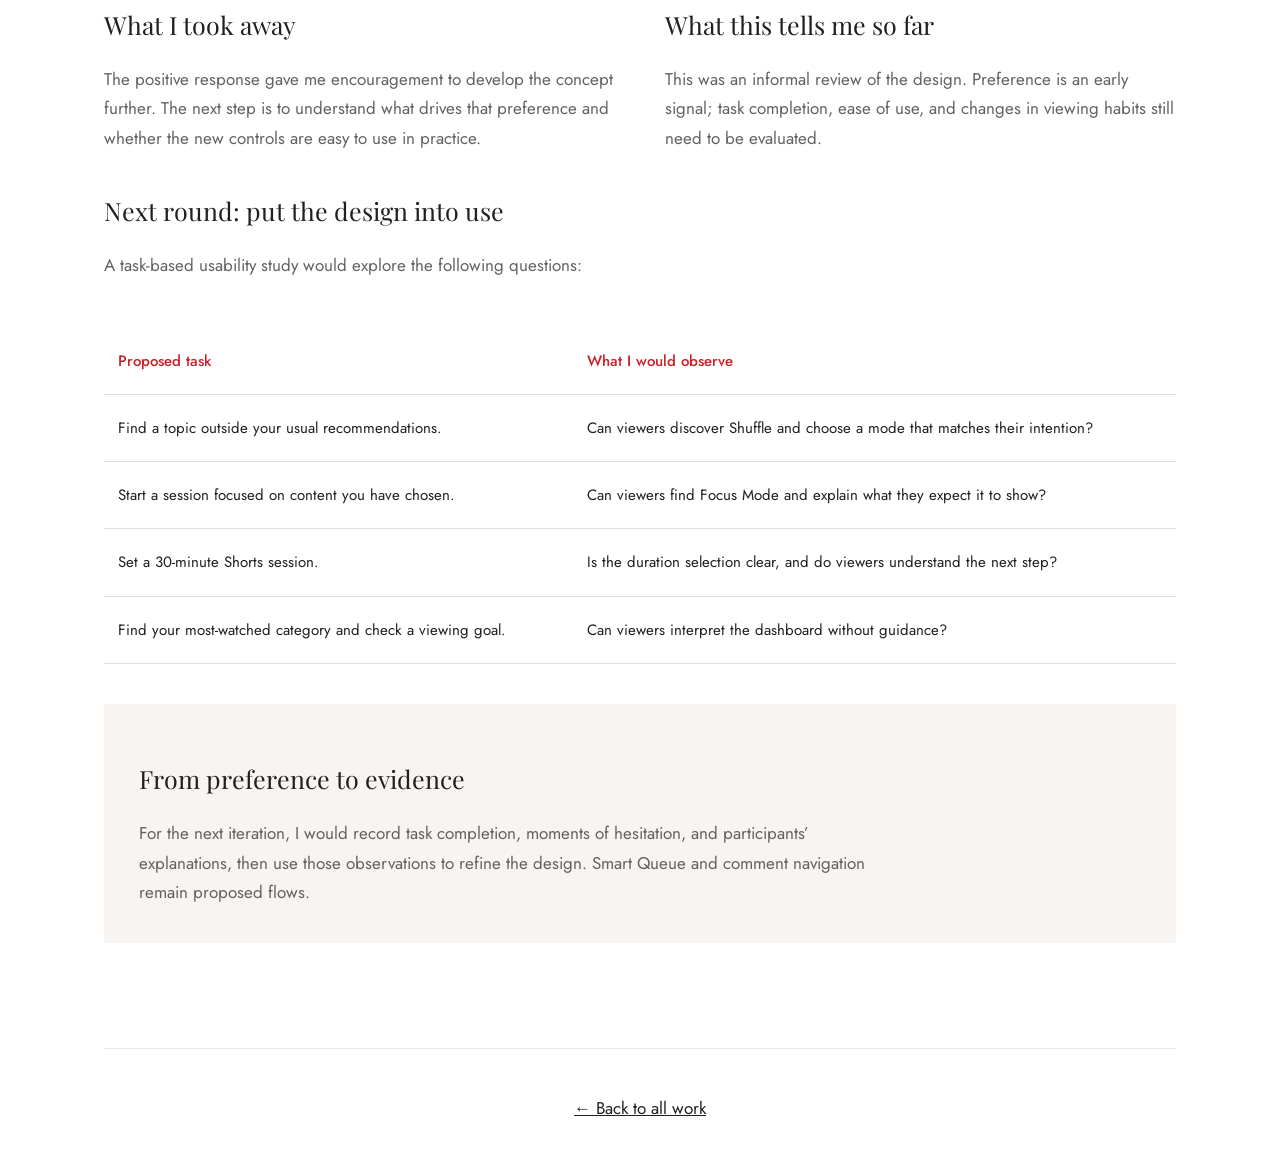
<file: youtube.html>
<!doctype html><html lang="en"><head><meta charset="utf-8"><meta name="viewport" content="width=device-width,initial-scale=1"><title>YouTube UX Redesign — Nashiba Nassar</title><link rel="stylesheet" href="youtube.css"></head><body>
<header><a href="index.html">← Nashiba Nassar / Work</a><span>YouTube · UX case study</span></header><main>
<div class="hero"><div><div class="eyebrow">Concept redesign / Mobile experience</div><h1>One video.<br>One rabbit hole.<br><em>More choice.</em></h1><p>Giving users more control without losing the joy of discovery.</p><p>A UX exploration of intentional viewing, meaningful discovery, and the little moments where people lose control of their time.</p></div><figure class="yt-cover"><img src="assets/youtube-mockup.png" alt="YouTube redesign displayed on a phone held in a monochrome hand"><figcaption class="caption">Familiar content. New ways to take control.</figcaption></figure></div>
<div class="meta"><div><small>Project</small>Concept UX redesign</div><div><small>Platform</small>YouTube · Mobile app</div><div><small>My role</small>UX research · UX/UI design · Prototyping</div></div>
<nav class="toc" aria-label="Case study chapters"><a href="#problem">01 The tension</a><a href="#research">02 Listening</a><a href="#decisions">03 Design decisions</a><a href="#solutions">04 A more intentional journey</a><a href="#next">05 The experience</a><a href="#usability">06 Early feedback</a></nav>
<section id="problem"><div class="eyebrow">01 / The tension</div><h2>We open YouTube for a reason.<br>We don’t always leave for one.</h2><div class="split"><div><p>A tutorial. A podcast. A creator we love. YouTube fits into everyday life as a place to learn, listen, and explore.</p><p>I wanted to understand what happens between arriving with a purpose and drifting into an unplanned viewing session. The opportunity was to preserve discovery while giving people more say in their experience.</p></div><div class="quote"><blockquote>“I open YouTube to learn one thing and somehow end up watching random videos.”</blockquote><small>Participant quote from user interviews</small></div></div><div class="question"><div class="eyebrow">The design question</div><h2>How might we make YouTube more intentional, efficient, and user-controlled without compromising engagement?</h2></div></section>
<section id="research"><div class="eyebrow">02 / Listening before designing</div><h2>The problem wasn’t a lack of content.<br>It was a lack of control.</h2><p>I conducted user interviews and a competitive analysis to explore viewing intentions, repetitive recommendations, distractions, discovery, and awareness of time spent watching.</p><div class="stats"><div><strong>8</strong><span>YouTube users</span></div><div><strong>18–40</strong><span>Age range</span></div><div><strong>15–20</strong><span>Minutes per interview</span></div></div><p>Participants included students, working professionals, content creators, and casual viewers. These qualitative findings describe this interview group, rather than all YouTube users.</p><details><summary>What I asked</summary><ul><li>Why do you usually open YouTube?</li><li>Do you search intentionally or browse your Home feed?</li><li>Have your recommendations ever felt repetitive?</li><li>What distracts you while watching?</li><li>Have you lost track of time watching Shorts?</li><li>If you could improve one thing, what would it be?</li></ul></details>
<div class="grid"><article class="insight"><b>01 / Intention</b><h3>A purpose gets sidetracked.</h3><p>Most participants arrived to learn, follow creators, or listen, yet many drifted into unrelated videos.</p></article><article class="insight"><b>02 / Discovery</b><h3>The feed feels familiar. Too familiar.</h3><p>Similar recommendations made it harder to discover different topics without resetting preferences.</p></article><article class="insight"><b>03 / Focus</b><h3>Everything competes for attention.</h3><p>Recommendations, Shorts, and autoplay distracted participants from the video they came to watch.</p></article><article class="insight"><b>04 / Time</b><h3>One more Short adds up.</h3><p>Nearly every participant described watching longer than intended. Several preferred gentle reminders to strict limits.</p></article><article class="insight"><b>05 / Continuity</b><h3>A session shouldn’t need a playlist.</h3><p>Cooking, commuting, and exercising created a need for a lightweight, temporary viewing queue.</p></article><article class="insight"><b>06 / Learning</b><h3>The answer is buried in the comments.</h3><p>Helpful replies, creator responses, and timestamped discussions were difficult to find.</p></article></div>
<div class="quote"><blockquote>“Once I watch one productivity video, my feed becomes only productivity videos.”</blockquote><small>Participant quote from user interviews</small></div>
<h3>Looking beyond video for interaction patterns</h3><p>The competitive analysis provided inspiration for the concept, rather than a live audit of current platform features.</p><div class="table-wrap"><table><thead><tr><th>Reference</th><th>Pattern explored</th><th>Opportunity</th></tr></thead><tbody><tr><td>Spotify</td><td>Queues and personalized discovery</td><td>Make one-time listening and viewing sessions easier.</td></tr><tr><td>Netflix</td><td>Continue Watching and category organization</td><td>Support discovery with clearer paths and controls.</td></tr><tr><td>Instagram</td><td>Activity awareness and time reminders</td><td>Help people notice how long they have been scrolling.</td></tr></tbody></table></div></section>
<section id="decisions"><div class="eyebrow">03 / From insights to decisions</div><h2>Give people a choice at the moment they need it.</h2><p>I explored ideas across content discovery, the viewing experience, and digital wellbeing. I considered user value, potential impact, and whether each idea could fit into familiar workflows.</p><div class="table-wrap"><table><thead><tr><th>Problem</th><th>Ideas explored</th><th>Selected direction</th></tr></thead><tbody><tr><td>Repetitive recommendations</td><td>Shuffle, Explore mode, interest reset</td><td>Recommendation Shuffle</td></tr><tr><td>Competing distractions</td><td>Focus Mode, hide Shorts, minimal mode</td><td>Focus Mode</td></tr><tr><td>Unnoticed scrolling time</td><td>Reminders, daily limits, weekly reports</td><td>Shorts Time Reminder</td></tr><tr><td>One-time viewing sessions</td><td>Smart Queue, temporary playlists</td><td>Smart Queue</td></tr><tr><td>Hard-to-find discussions</td><td>Filters, AI summaries, creator-only replies</td><td>Comment filters</td></tr><tr><td>Low usage awareness</td><td>Dashboard, viewing insights</td><td>Screen Time Dashboard</td></tr></tbody></table></div><div class="grid"><div><h3>Content control</h3><p>Choose what to explore and when to focus.</p></div><div><h3>Efficient viewing</h3><p>Keep a session moving and find useful information.</p></div><div><h3>Digital wellbeing</h3><p>Make time visible while keeping the decision with the viewer.</p></div></div></section>
<section id="solutions"><div class="eyebrow">04 / Six connected interventions</div><h2>A familiar experience.<br>A more intentional journey.</h2><p>These proposed features support one design vision: help viewers discover, stay focused, and reflect on their habits. Their effects still need to be tested.</p>
<article class="feature"><div class="num">01</div><div><h3>Recommendation Shuffle</h3><p>When the feed feels repetitive, offer a way to explore a different mix of content without a full interest reset.</p></div><div class="flow"><span>Before</span><div class="before">Home → repeated recommendations → more scrolling</div><span>Proposed journey</span>Home → Shuffle → choose a mode → explore refreshed content</div></article><div class="yt-board"><figure class="yt-screen"><a href="assets/youtube-home.png" target="_blank" rel="noopener" aria-label="Open Redesigned YouTube home screen full size"><img loading="lazy" src="assets/youtube-home.png" alt="Redesigned YouTube home screen"></a><figcaption>A familiar Home feed with discovery and focus controls placed at the top.</figcaption></figure><figure class="yt-screen"><a href="assets/youtube-shuffle.png" target="_blank" rel="noopener" aria-label="Open Shuffle My Feed options full size"><img loading="lazy" src="assets/youtube-shuffle.png" alt="Shuffle My Feed options"></a><figcaption>Five discovery directions: Surprise Me, Learn Something New, Trending, Hidden Gems, and Different From My Feed.</figcaption></figure><figure class="yt-screen"><a href="assets/youtube-shuffle-active.png" target="_blank" rel="noopener" aria-label="Open Home with Shuffle highlighted full size"><img loading="lazy" src="assets/youtube-shuffle-active.png" alt="Home with Shuffle highlighted"></a><figcaption>Red highlights the selected Shuffle control.</figcaption></figure></div>
<article class="feature"><div class="num">02</div><div><h3>Focus Mode</h3><p>When a viewer has a purpose, narrow the experience to subscriptions, playlists, and their queue.</p></div><div class="flow"><span>Before</span><div class="before">Arrive with a goal → competing recommendations → distraction</div><span>Proposed journey</span>Enable Focus Mode → subscriptions, playlists &amp; queue → intended content</div></article><div class="yt-board yt-pair"><figure class="yt-screen"><a href="assets/youtube-focus.png" target="_blank" rel="noopener" aria-label="Open Focus Mode introduction dialog full size"><img loading="lazy" src="assets/youtube-focus.png" alt="Focus Mode introduction dialog"></a><figcaption>Set an expectation before starting: subscribed channels, saved playlists, and Smart Queue.</figcaption></figure><figure class="yt-screen"><a href="assets/youtube-focus-active.png" target="_blank" rel="noopener" aria-label="Open Home with Focus Mode highlighted full size"><img loading="lazy" src="assets/youtube-focus-active.png" alt="Home with Focus Mode highlighted"></a><figcaption>The selected Focus control uses the same red accent to communicate its state.</figcaption></figure></div><p class="yt-design-note">Iteration to resolve: this screen still shows Shorts and recommendations with Focus selected. The next version needs to reflect the intended subscriptions, playlists, and queue-only experience.</p>
<article class="feature"><div class="num">03</div><div><h3>Shorts Time Reminder</h3><p>Introduce a moment to pause and decide. A gentle reminder supports awareness while allowing the viewer to continue.</p></div><div class="flow"><span>Before</span><div class="before">Open Shorts → keep scrolling → lose track of time</div><span>Proposed journey</span>Watch Shorts → reminder appears → continue or take a break</div></article><div class="yt-board yt-single"><figure class="yt-screen"><a href="assets/youtube-timer.png" target="_blank" rel="noopener" aria-label="Open Shorts session duration selection full size"><img loading="lazy" src="assets/youtube-timer.png" alt="Shorts session duration selection"></a><figcaption>Choose a 15, 30, 45, or 60-minute session before watching. The selected duration has a red outline and checkmark.</figcaption></figure><div class="yt-screen-story"><div class="eyebrow">A decision before the scroll</div><h3>Make the session intentional from the start.</h3><p>The entry screen makes duration a conscious choice. Start watching and Cancel give the viewer a clear next step.</p><p class="yt-design-note">This screen shows session setup. The end-of-session reminder remains part of the proposed flow.</p></div></div>
<article class="feature"><div class="num">04</div><div><h3>Smart Queue</h3><p>Build a temporary session for cooking, commuting, or exercising without creating a permanent playlist.</p></div><div class="flow"><span>Before</span><div class="before">Find → watch → search again → repeat</div><span>Proposed journey</span>Browse → add to queue → keep browsing → play the session</div></article>
<article class="feature"><div class="num">05</div><div><h3>Better Comment Navigation</h3><p>Use filters to make creator replies, helpful answers, and timestamped discussions easier to locate.</p></div><div class="flow"><span>Before</span><div class="before">Open comments → scroll through discussions → search for an answer</div><span>Proposed journey</span>Open comments → choose a filter → find relevant information</div></article>
<article class="feature"><div class="num">06</div><div><h3>Screen Time Dashboard</h3><p>Bring viewing patterns into view with a category breakdown, giving people a starting point for reflection.</p></div><div class="flow"><span>Before</span><div class="before">Watch daily → little awareness of viewing patterns</div><span>Proposed journey</span>Open dashboard → see category breakdown → reflect on habits</div></article><div class="yt-board yt-pair"><figure class="yt-screen"><a href="assets/youtube-notification.png" target="_blank" rel="noopener" aria-label="Open Daily screen time summary notification full size"><img loading="lazy" src="assets/youtube-notification.png" alt="Daily screen time summary notification"></a><figcaption>A daily summary offers an entry point into viewing habits.</figcaption></figure><figure class="yt-screen"><a href="assets/youtube-screen-time.png" target="_blank" rel="noopener" aria-label="Open Screen Time dashboard with categories and viewing goals full size"><img loading="lazy" src="assets/youtube-screen-time.png" alt="Screen Time dashboard with categories and viewing goals"></a><figcaption>Total time, a category breakdown, and progress toward viewing goals bring the session into perspective.</figcaption></figure></div><p class="yt-design-note">The times and “12% less than yesterday” shown in the interface are sample design data, not measured project outcomes.</p></section>
<section id="next"><div class="eyebrow">05 / Bringing the experience together</div><h2>Small controls.<br>A more deliberate relationship with content.</h2><p>The visual direction preserves YouTube’s familiar dark interface while using red to emphasize selected modes, primary actions, and viewing awareness. Discovery, focus, and time management become visible choices within the viewing experience.</p><figure class="yt-finale"><a href="assets/youtube-in-context.png" target="_blank" rel="noopener"><img loading="lazy" src="assets/youtube-in-context.png" alt="YouTube redesign on a phone held in one hand against a warm peach background"></a></figure></section>
<section id="usability"><div class="eyebrow">06 / Usability study · Early feedback</div><h2>A first look.<br>An encouraging response.</h2><p>I shared the redesign with friends to hear their initial reactions. Their feedback indicated a preference for this concept over the existing YouTube experience.</p>
<div class="meta"><div><small>Approach</small>Informal design review</div><div><small>Participants</small>Friends</div><div><small>Focus</small>Initial impressions &amp; preference</div></div>
<div class="quote"><div class="eyebrow">Feedback summary</div><h3>Friends preferred the redesigned experience over the existing YouTube interface.</h3><p>This summarizes the feedback received; it is not a verbatim participant quote.</p></div>
<div class="split"><div><h3>What I took away</h3><p>The positive response gave me encouragement to develop the concept further. The next step is to understand what drives that preference and whether the new controls are easy to use in practice.</p></div><div><h3>What this tells me so far</h3><p>This was an informal review of the design. Preference is an early signal; task completion, ease of use, and changes in viewing habits still need to be evaluated.</p></div></div>
<h3>Next round: put the design into use</h3><p>A task-based usability study would explore the following questions:</p>
<div class="table-wrap"><table><thead><tr><th>Proposed task</th><th>What I would observe</th></tr></thead><tbody><tr><td>Find a topic outside your usual recommendations.</td><td>Can viewers discover Shuffle and choose a mode that matches their intention?</td></tr><tr><td>Start a session focused on content you have chosen.</td><td>Can viewers find Focus Mode and explain what they expect it to show?</td></tr><tr><td>Set a 30-minute Shorts session.</td><td>Is the duration selection clear, and do viewers understand the next step?</td></tr><tr><td>Find your most-watched category and check a viewing goal.</td><td>Can viewers interpret the dashboard without guidance?</td></tr></tbody></table></div>
<div class="closing"><h3>From preference to evidence</h3><p>For the next iteration, I would record task completion, moments of hesitation, and participants’ explanations, then use those observations to refine the design. Smart Queue and comment navigation remain proposed flows.</p></div></section></main><footer><a href="index.html">← Back to all work</a></footer></body></html>
</file>
<file: timish.css>
@import url('https://fonts.googleapis.com/css2?family=Jost:wght@300;400;500;600&family=Playfair+Display:ital,wght@0,400;0,600;1,400&display=swap');
:root{--accent:#2388ff;--navy:#1b2340;--ink:#20232b;--muted:#646977;--line:#e4e8ee}*{box-sizing:border-box}html{scroll-behavior:smooth;scroll-padding-top:90px}body{margin:0;background:white;color:var(--ink);font:400 17px/1.8 Jost,sans-serif}a{color:inherit}header{background:#fff;position:sticky;top:0;z-index:5;border-bottom:1px solid var(--line);padding:19px 5%;display:flex;justify-content:space-between;gap:15px;font-size:14px}header a{text-decoration:none}header span{color:var(--navy)}main{max-width:1240px;margin:auto;padding:0 5%}h1,h2,h3{font-family:'Playfair Display',serif;font-weight:400;line-height:1.2}h1{font-size:clamp(45px,6vw,78px);letter-spacing:-.035em;margin:20px 0 25px;max-width:900px}h1 em{color:var(--accent)}h2{font-size:clamp(32px,4vw,48px);max-width:760px;margin:18px 0 25px}h3{font-size:26px;margin:0 0 18px}p{color:var(--muted);max-width:710px;margin:0 0 20px}.eyebrow{display:flex;align-items:center;gap:12px;font-size:12px;font-weight:500;letter-spacing:.16em;text-transform:uppercase;color:var(--navy)}.eyebrow:before{content:'';height:7px;width:7px;background:var(--accent);display:block}.hero{padding:65px 0 35px}.hero .lead{font-size:21px;max-width:700px}.cover{margin:40px 0 0;background:#eee}.cover img{display:block;width:100%;height:auto}.meta{display:grid;grid-template-columns:repeat(3,1fr);gap:30px;border-block:1px solid var(--line);padding:24px 0;margin:0 0 20px}.meta small{display:block;text-transform:uppercase;letter-spacing:.1em;color:var(--muted);font-size:11px}.meta span{font-size:15px}.chapters{display:flex;gap:12px 25px;flex-wrap:wrap;padding:15px 0 30px;font-size:13px}.chapters a{text-decoration:none}.chapters a:hover{color:var(--accent)}section{padding:65px 0;border-bottom:1px solid var(--line)}.split{display:grid;grid-template-columns:1fr 1fr;gap:55px}.problem-intro{margin-top:36px}.question{background:var(--navy);color:#fff;padding:45px;margin-top:35px;border-left:5px solid var(--accent)}.question h2{font-size:clamp(28px,3.5vw,40px);margin:0}.principles{display:grid;grid-template-columns:repeat(3,1fr);gap:30px;margin-top:40px}.principles article{padding-top:22px;border-top:3px solid var(--accent)}.principles strong{font-size:12px;color:var(--muted);font-weight:400}.principles h3{margin:12px 0;font-size:25px}.principles p{font-size:15px}.time-story{background:#f2f7ff;padding:35px;display:flex;flex-direction:column;gap:16px;margin-top:30px}.time-story>div{display:flex;gap:20px;align-items:center;font-size:14px}.time-story span{width:105px;flex-shrink:0}.time-story i{display:block;height:8px;width:var(--width);background:var(--bar);border-radius:5px}.time-story small{font-size:12px;color:var(--muted)}.strip{display:grid;grid-template-columns:repeat(7,minmax(0,1fr));gap:14px;overflow-x:auto;padding:25px 2px 15px}.strip figure{margin:0;min-width:0}.strip img{width:100%;height:auto;display:block;border:1px solid #dce0e8;border-radius:5px}.strip figcaption{font-size:11px;line-height:1.5;color:var(--muted);margin-top:10px}.strip a{display:block}.iteration{margin-top:35px}.iteration h3{font-family:Jost,sans-serif;font-size:18px;font-weight:500;margin-bottom:10px}.iteration p{font-size:15px}.journey{display:flex;flex-wrap:wrap;align-items:center;gap:12px;padding:26px 0;font-size:14px}.journey span{padding:8px 14px;background:#f2f7ff;border-radius:4px}.journey b{color:var(--accent);font-weight:400}.feature{display:grid;grid-template-columns:.9fr 1.1fr;gap:60px;padding:55px 0;align-items:center}.feature+.feature{border-top:1px solid var(--line)}.feature-num{display:block;color:var(--accent);font-size:13px;margin-bottom:15px;letter-spacing:.1em}.screens{display:grid;grid-template-columns:repeat(2,minmax(0,1fr));align-items:start;gap:22px;background:#f1f4fa;padding:28px}.screen{margin:0;min-width:0}.screen img{width:100%;height:auto;display:block;border-radius:12px}.screen figcaption{font-size:12px;color:var(--muted);line-height:1.5;margin:12px 0 0}.screens.single{grid-template-columns:1fr}.screens.single .screen{max-width:240px;margin:auto}.solution-intro{max-width:780px}.reflection{background:#f2f7ff;padding:35px;margin-top:30px;border-left:3px solid var(--accent)}.reflection p:last-child{margin-bottom:0}.note{font-size:13px;color:#6a7180}.swatches{display:flex;gap:15px;margin-top:22px}.swatches span{border-radius:50%;display:block;width:28px;height:28px}footer{padding:40px 5%;text-align:center;font-size:14px}a:focus-visible{outline:3px solid var(--accent);outline-offset:5px}@media(max-width:800px){.feature{gap:30px}.strip{grid-template-columns:repeat(7,115px)}.split{gap:30px}.screens{padding:18px;gap:14px}}@media(max-width:600px){header{font-size:12px}.hero{padding-top:40px}.hero .lead{font-size:18px}.meta{grid-template-columns:1fr;gap:16px}.split,.principles,.feature{grid-template-columns:1fr}.feature{gap:20px;padding:35px 0}.principles{gap:20px}.question{padding:28px}.screens{max-width:470px;width:100%;margin:auto}.strip{grid-template-columns:repeat(7,105px)}section{padding:45px 0}.reflection{padding:25px}.time-story{padding:23px}.cover{margin-top:25px}}
.persona-grid,.bar-explainer{display:grid;grid-template-columns:repeat(3,minmax(0,1fr));gap:24px;margin:35px 0}.persona-grid article{padding:28px;background:#f3f7fe;border-top:3px solid #2388ff}.persona-grid p{font-size:15px}.persona-grid small{display:block;margin:-8px 0 22px;color:#646977}.persona-grid h4{font-size:13px;margin:22px 0 8px;text-transform:uppercase;letter-spacing:.06em}.persona-initial{width:48px;height:48px;border-radius:50%;background:#1b2340;color:#fff;display:grid;place-items:center;margin-bottom:22px}.research-sources{margin-top:30px;font-size:14px}.research-sources li{margin:12px 0}.table-scroll{overflow-x:auto}table{border-collapse:collapse;width:100%;margin:25px 0;font-size:15px}th,td{padding:18px 14px;text-align:left;vertical-align:top;border-bottom:1px solid #dce2eb}th{font-weight:500;color:#1b2340}.ideation-link{display:block;margin-bottom:25px}.bar-explainer article{padding:24px;background:#f3f7fe}.bar-explainer h3{font-family:Jost,sans-serif;font-size:18px}.bar-explainer p{font-size:14px;margin-bottom:0}.example-track{height:8px;border-radius:5px;background:#d6d8de;margin:25px 0}.example-track span{display:block;height:100%;border-radius:5px}@media(max-width:750px){.persona-grid,.bar-explainer{grid-template-columns:1fr}}
.research-observations{padding-left:24px;max-width:850px;color:var(--muted)}.research-observations li{padding-left:8px;margin:18px 0}.research-observations li::marker{color:var(--accent)}.research-observations strong{color:var(--ink);font-weight:500}
.timish-ideation-board{margin:24px 0;max-width:460px;width:100%}.timish-ideation-board img{display:block;width:100%;height:auto;border-radius:6px}
</file>
<file: wraft.css>
@import url('timish.css');
:root{--accent:#777;--navy:#333;--ink:#242424;--muted:#666;--line:#e5e5e5}.hero h1 em{color:#777}.question{background:#303030}.reflection,.principles article,.journey span{background:#f5f5f5}.wide-screen{margin:28px 0 45px}.wide-screen img{display:block;width:100%;height:auto;border:1px solid #e2e2e2;border-radius:5px}.wide-screen figcaption{font-size:13px;color:#666;margin-top:12px}.comparison{display:grid;grid-template-columns:1fr 1fr;gap:24px;align-items:start}.comparison .wide-screen{margin:15px 0 25px}.screen-label{display:block;font-size:11px;text-transform:uppercase;letter-spacing:.13em;margin-bottom:12px;color:#666}.audit-list{padding-left:20px;color:#666}.audit-list li{margin:10px 0}.archive{display:grid;grid-template-columns:repeat(3,minmax(0,1fr));gap:20px}.archive .wide-screen{margin:15px 0}.archive figcaption{font-size:12px}details{margin-top:30px}summary{cursor:pointer;font-weight:500}.status{display:inline-block;background:#eee;padding:4px 10px;font-size:11px;letter-spacing:.04em;margin-bottom:18px}.research-sources a{overflow-wrap:anywhere}table{font-size:14px}th,td{border-color:#ddd}.principles article{background:none}.cover img{aspect-ratio:16/9;object-fit:contain}@media(max-width:650px){.comparison,.archive{grid-template-columns:1fr}.wide-screen{margin-bottom:30px}}
</file>
<file: youtube.css>
@import url('https://fonts.googleapis.com/css2?family=Jost:wght@300;400;500;600&family=Playfair+Display:ital,wght@0,400;0,600;1,400&display=swap');
:root{--red:#c82127;--ink:#202020;--muted:#626262}*{box-sizing:border-box}html{scroll-behavior:smooth;scroll-padding-top:90px}body{margin:0;background:#fff;color:var(--ink);font:400 17px/1.75 'Jost',sans-serif}a{color:inherit}header{padding:20px 5%;display:flex;justify-content:space-between;border-bottom:1px solid #eee;background:#fff;position:sticky;top:0;z-index:3}header a{text-decoration:none;font-size:14px}header span{color:var(--red)}main{max-width:1200px;margin:auto;padding:0 5%}.hero{padding:80px 0 50px;display:grid;grid-template-columns:1.15fr 1fr;gap:45px;align-items:center}.eyebrow{font-size:12px;letter-spacing:.16em;text-transform:uppercase;color:var(--red);font-weight:600}h1,h2,h3,blockquote{font-family:'Playfair Display',serif;font-weight:400;line-height:1.2}h1{font-size:clamp(42px,5vw,66px);margin:20px 0}h1 em{color:var(--red)}h2{font-size:clamp(30px,4vw,43px);max-width:760px;margin:14px 0 25px}h3{font-size:25px}p{color:var(--muted);max-width:740px}.hero img{width:100%;display:block}.caption{font-size:12px;color:#777}.meta{display:grid;grid-template-columns:repeat(3,1fr);gap:25px;padding:27px 0;border-block:1px solid #ddd}.meta small{display:block;color:var(--red);text-transform:uppercase;letter-spacing:.12em;margin-bottom:8px}.toc{display:flex;gap:25px;flex-wrap:wrap;padding:26px 0;font-size:13px}.toc a{text-decoration:none}section{padding:65px 0;border-bottom:1px solid #e8e8e8}.split{display:grid;grid-template-columns:1fr 1fr;gap:50px;align-items:start}.quote{padding:45px;background:#f6f5f3;border-left:3px solid var(--red);margin:30px 0}blockquote{font-size:30px;margin:0 0 20px}.quote small{color:#777}.question{background:#202020;padding:50px;color:white;margin-top:45px}.question h2{margin-bottom:0}.stats{display:flex;gap:55px;margin:35px 0}.stats strong{display:block;font-size:42px;font-weight:400;color:var(--red)}.stats span{font-size:13px;color:#666}.grid{display:grid;grid-template-columns:repeat(3,1fr);gap:30px;margin:35px 0}.insight{border-top:2px solid #222;padding-top:20px}.insight b{color:var(--red);font-size:13px}.insight h3{font-size:23px}.insight p{font-size:15px}table{border-collapse:collapse;width:100%;font-size:15px;margin-top:30px}th,td{text-align:left;vertical-align:top;padding:20px 14px;border-bottom:1px solid #ddd}th{color:var(--red);font-weight:500}.table-wrap{overflow-x:auto}.feature{display:grid;grid-template-columns:60px 1fr 1fr;gap:25px;padding:30px 0;border-bottom:1px solid #ddd}.feature .num{font-size:28px;color:var(--red)}.feature h3{margin:5px 0 15px}.feature p{margin:0;font-size:15px}.flow{padding:20px;background:#f6f5f3;font-size:14px}.flow span{display:block;font-size:11px;letter-spacing:.12em;text-transform:uppercase;color:var(--red);margin-bottom:8px}.flow .before{color:#777;margin-bottom:16px}.closing{margin:40px 0;background:#f8f4f2;padding:35px}.closing p{margin-bottom:0}footer{padding:45px 5%;text-align:center}a:focus-visible{outline:2px solid var(--red);outline-offset:6px}@media(max-width:700px){.hero,.split{grid-template-columns:1fr}.hero{padding-top:40px;gap:20px}.hero img{max-height:360px;object-fit:cover}.grid{grid-template-columns:1fr 1fr}.meta{grid-template-columns:1fr;gap:18px}.feature{grid-template-columns:35px 1fr}.feature .flow{grid-column:2}.stats{gap:25px}.quote,.question{padding:28px}section{padding:45px 0}}@media(max-width:420px){.grid{grid-template-columns:1fr}.stats{gap:18px}.stats strong{font-size:32px}}
.yt-cover{margin:0}.hero{grid-template-columns:1fr}.hero>div{max-width:850px}.hero .yt-cover img{width:100%;max-height:none;aspect-ratio:16/9;object-fit:contain;background:#000}.yt-cover .caption{margin-top:10px}.yt-board{display:grid;grid-template-columns:repeat(3,minmax(0,1fr));align-items:start;gap:30px;background:#f4f3f1;padding:40px;margin:20px 0 44px}.yt-screen{margin:0;min-width:0}.yt-screen a{display:block;max-width:285px;margin:auto}.yt-screen img{display:block;width:100%;height:auto;border-radius:12px}.yt-screen figcaption{font-size:14px;line-height:1.6;color:#626262;margin:18px auto 0;max-width:285px}.yt-pair{grid-template-columns:repeat(2,minmax(0,1fr));padding-inline:10%}.yt-single{grid-template-columns:1fr 1fr;align-items:center;padding-inline:10%}.yt-design-note{font-size:14px;border-left:2px solid var(--red);padding-left:18px;margin:0 0 45px}.yt-screen-story .yt-design-note{margin-top:25px}.yt-finale{margin:35px 0}.yt-finale img{width:100%;display:block}.closing p+p{margin-top:20px}@media(max-width:700px){.yt-board{gap:25px;padding:24px;grid-template-columns:1fr}.yt-screen a,.yt-screen figcaption{max-width:310px}.yt-screen-story{max-width:400px;margin:auto}.hero .yt-cover img{max-height:none}.yt-cover{margin-top:15px}}
</file>
